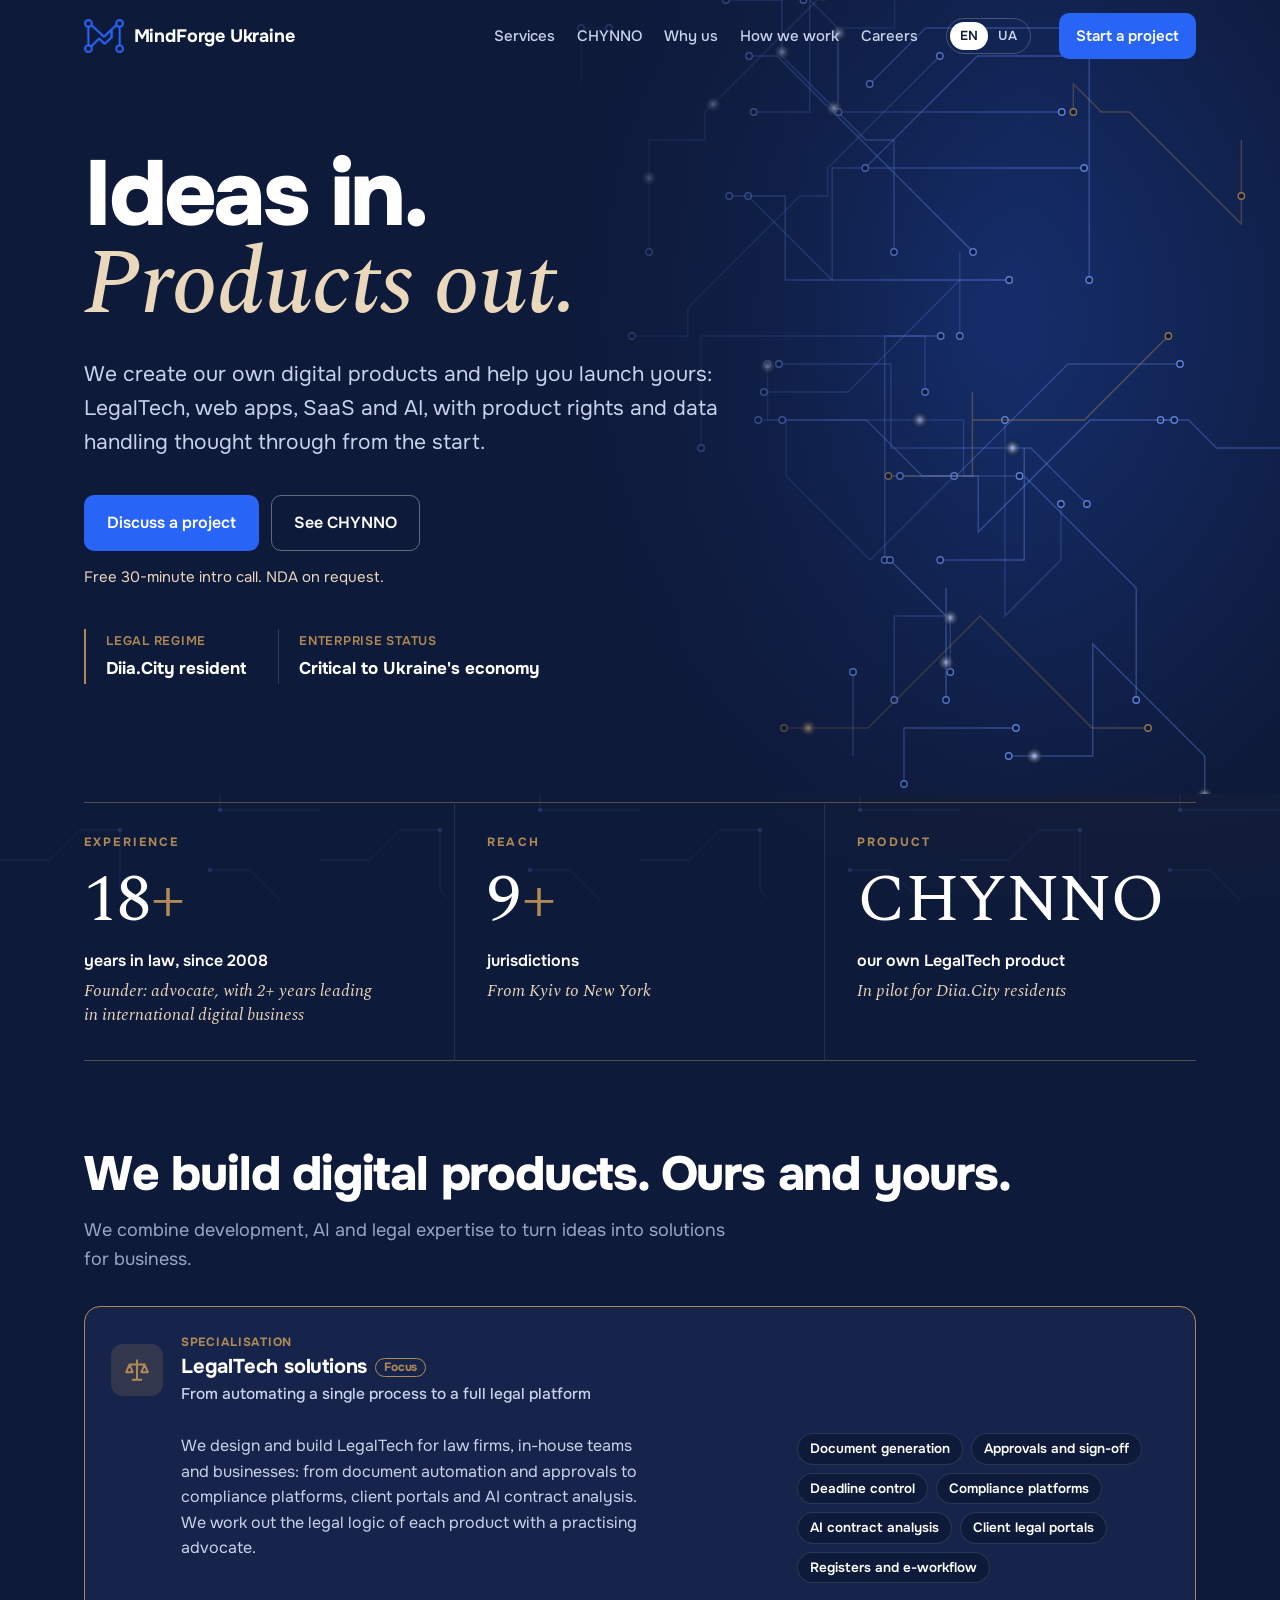
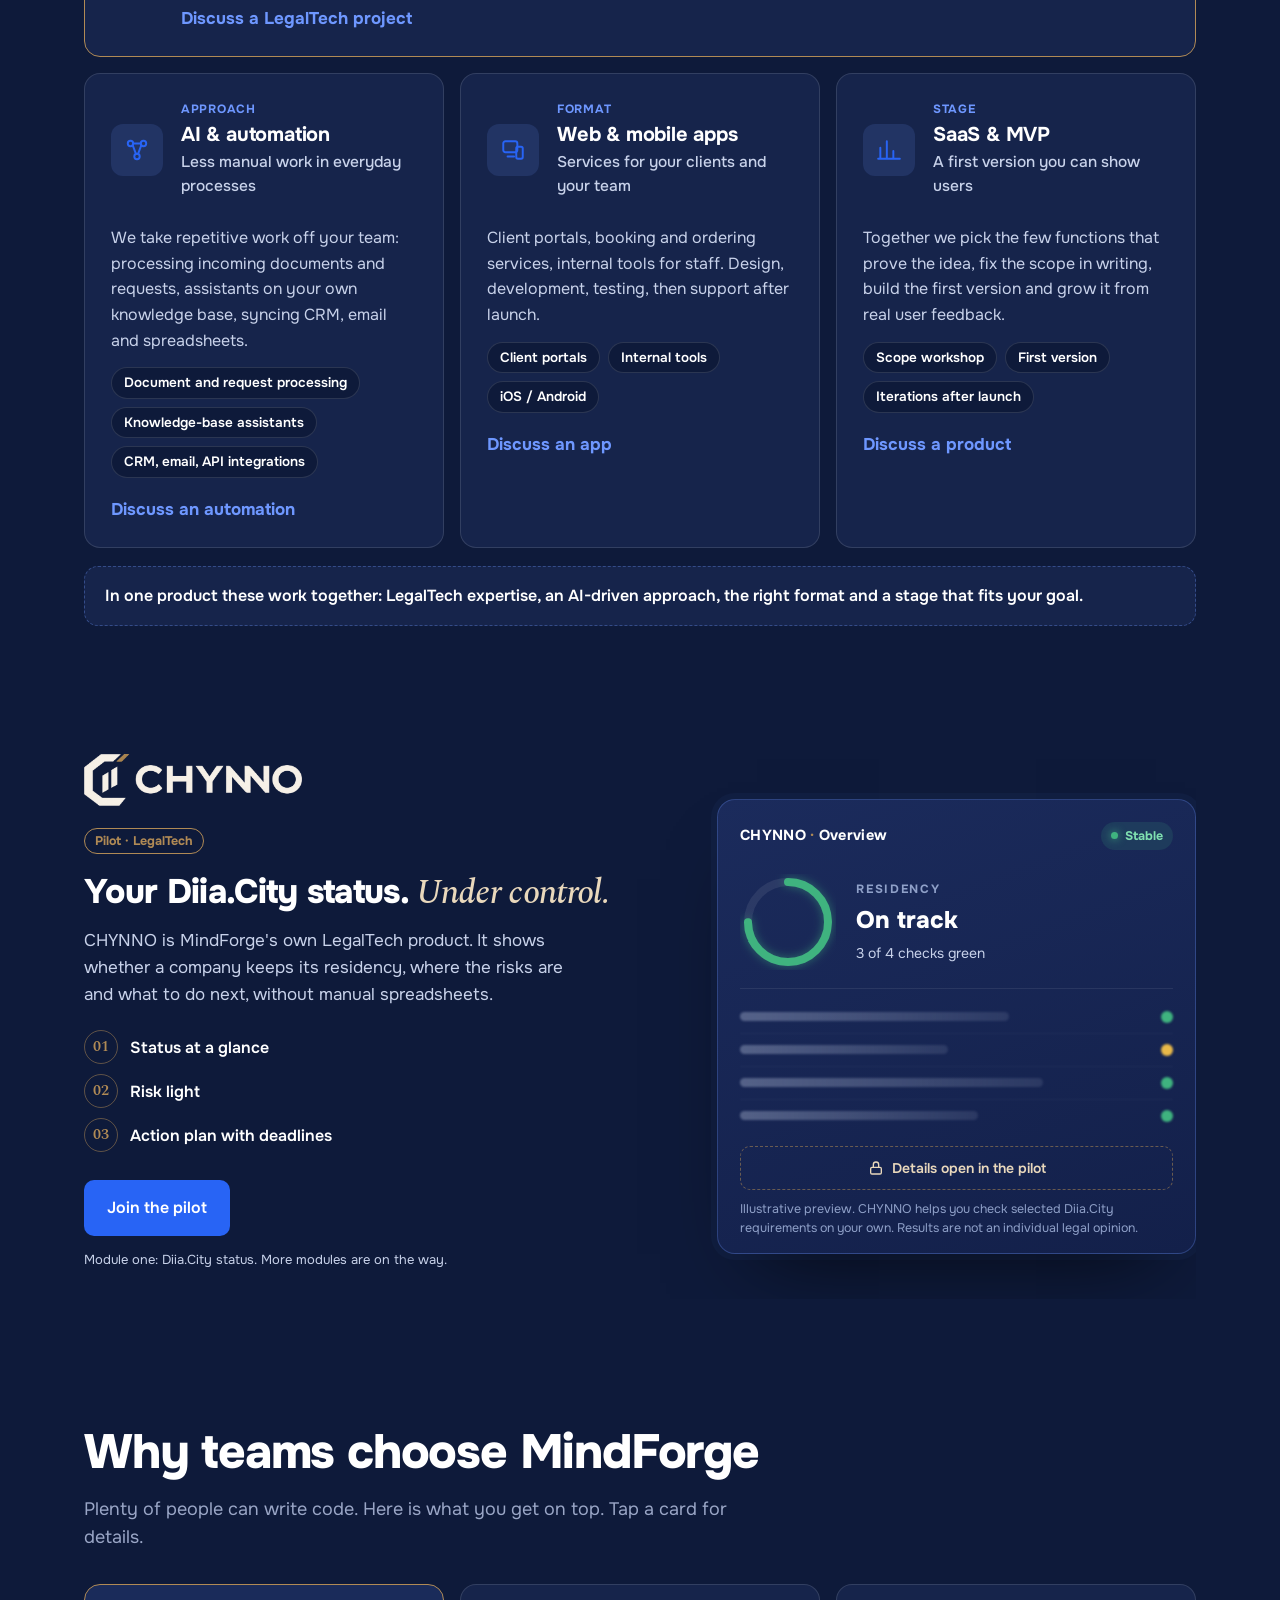
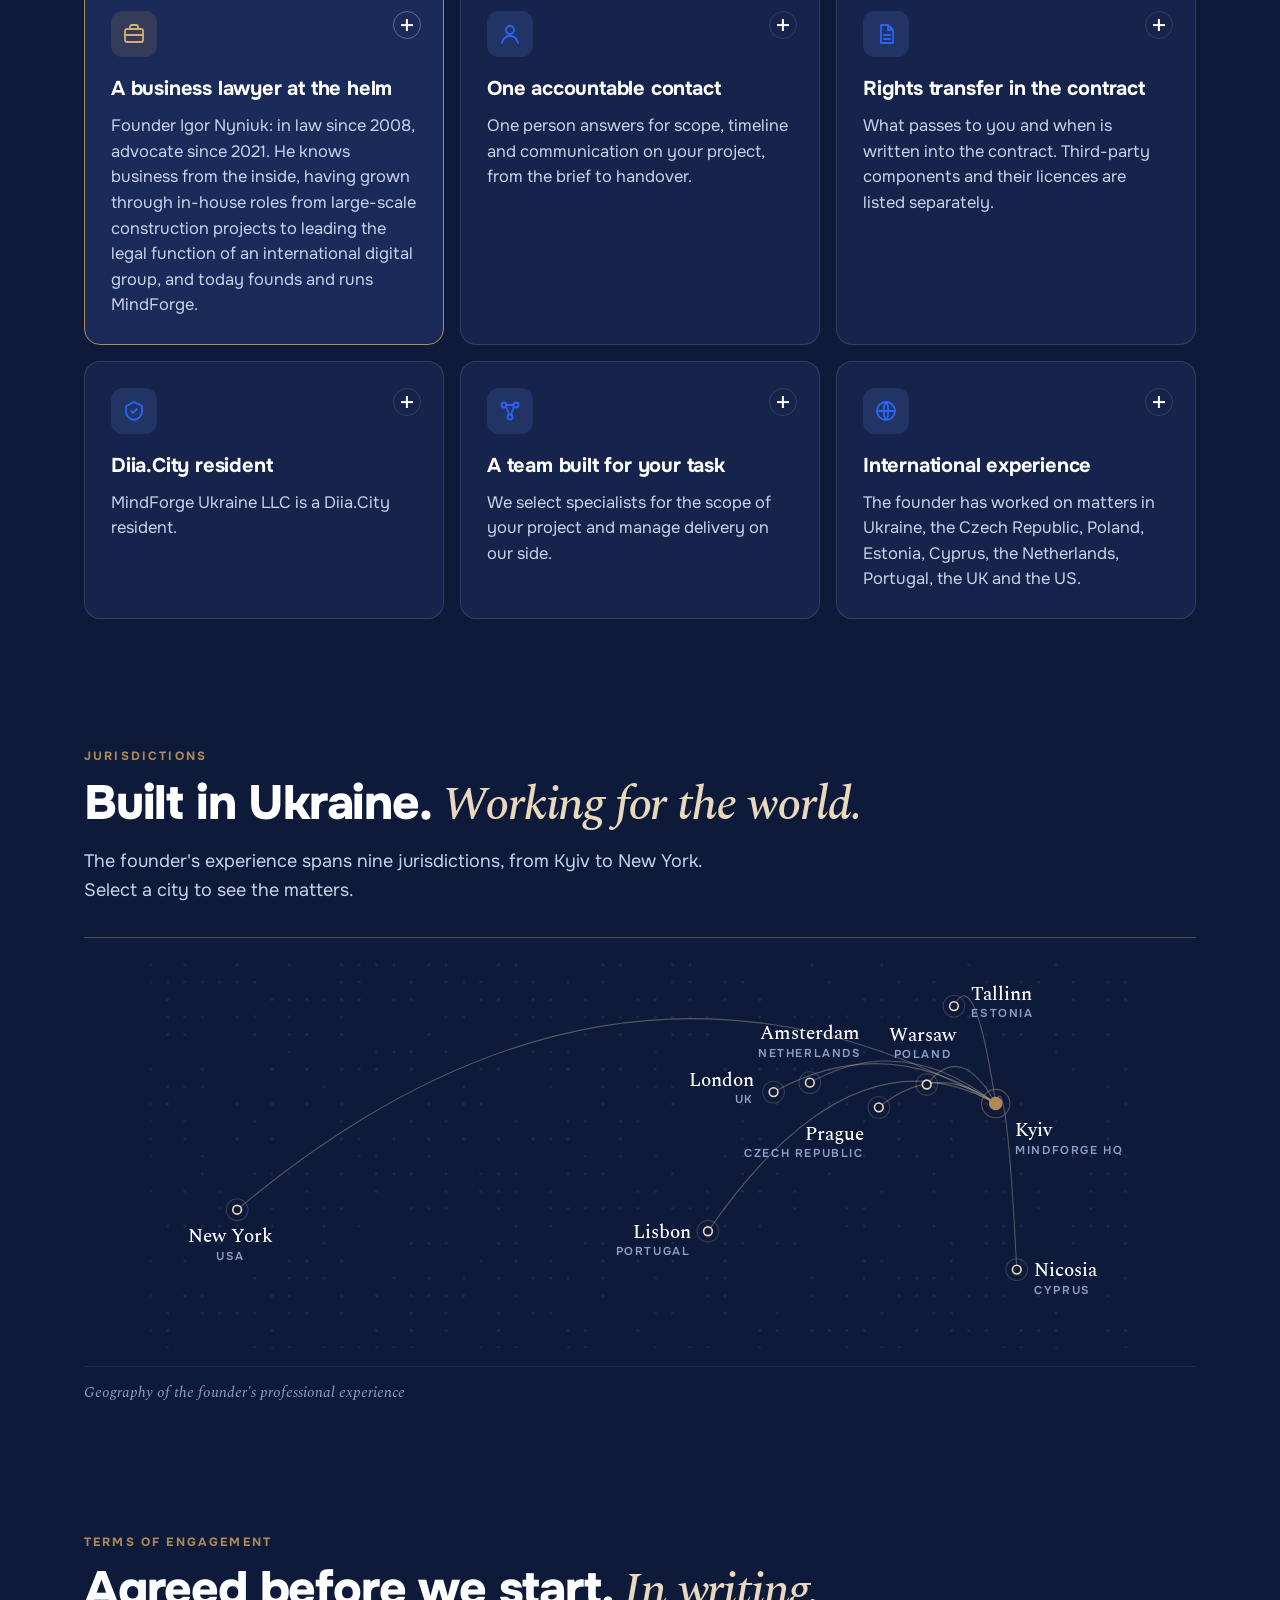
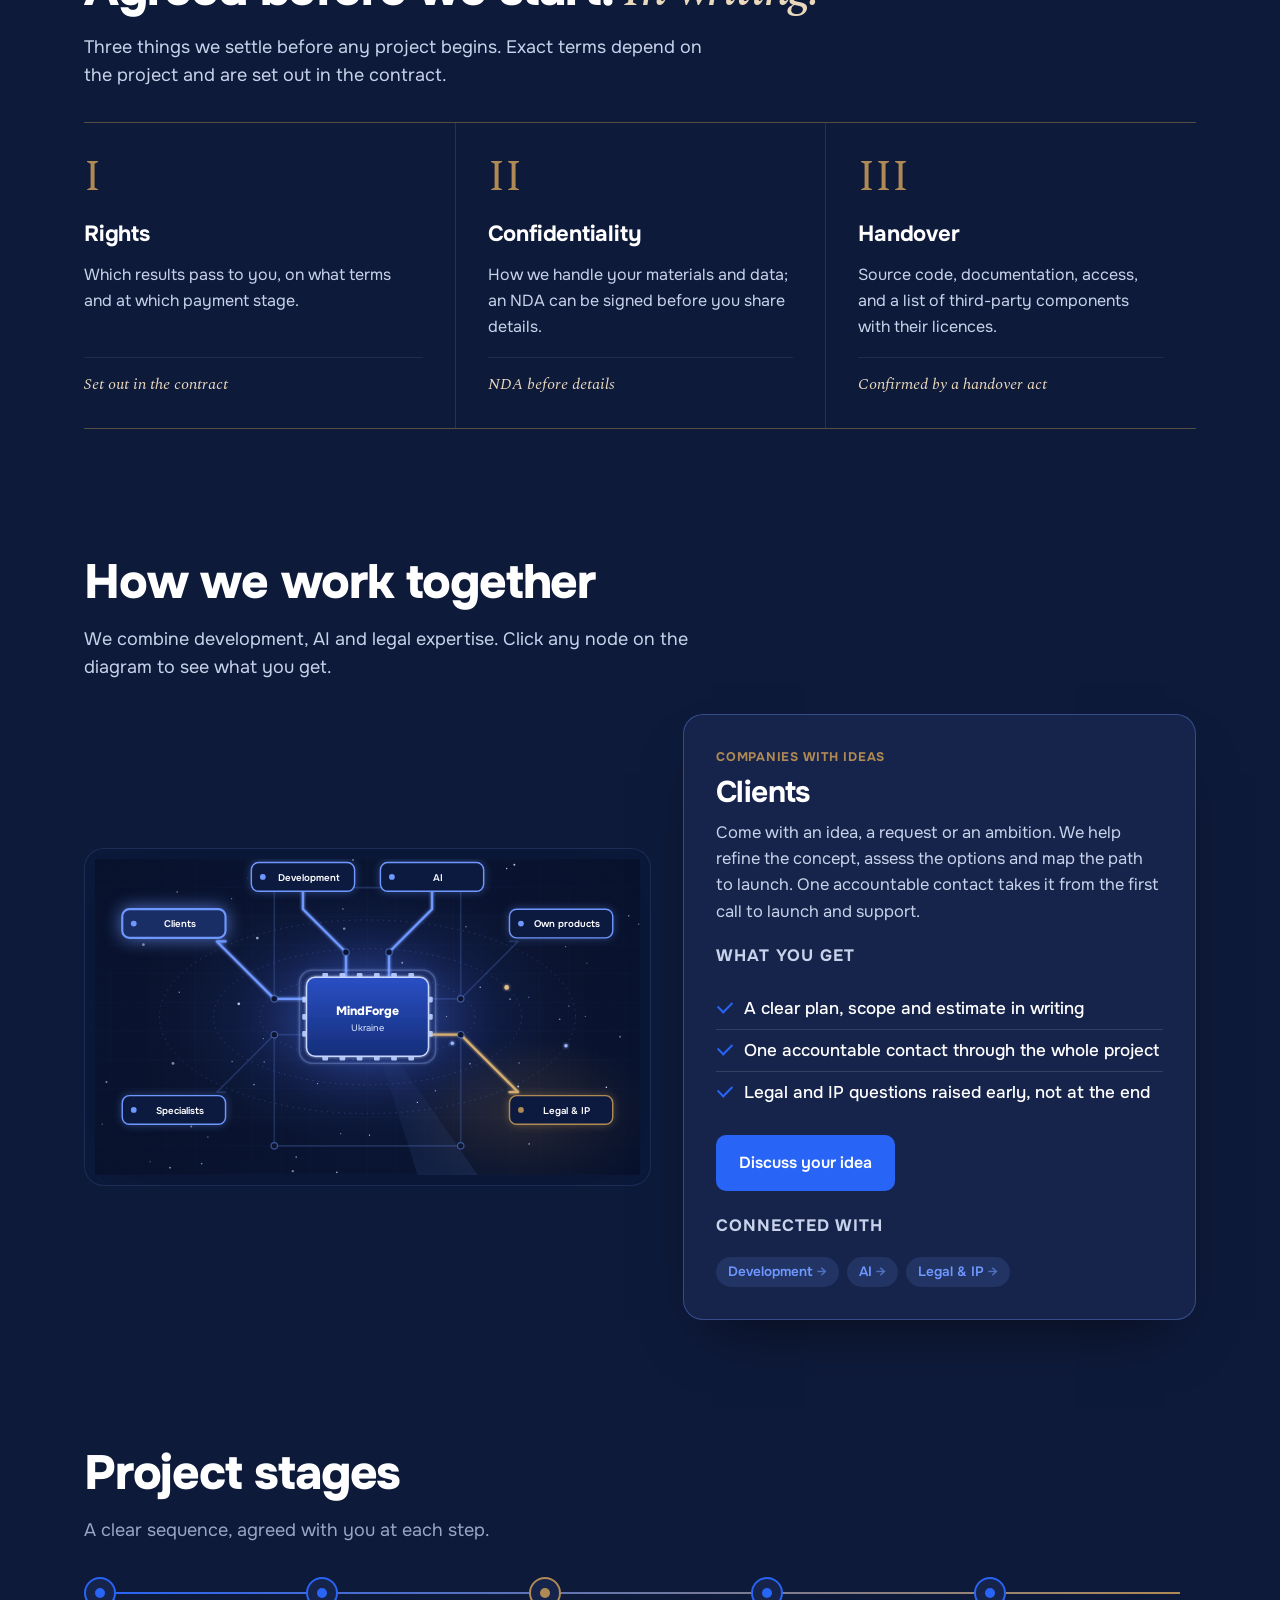
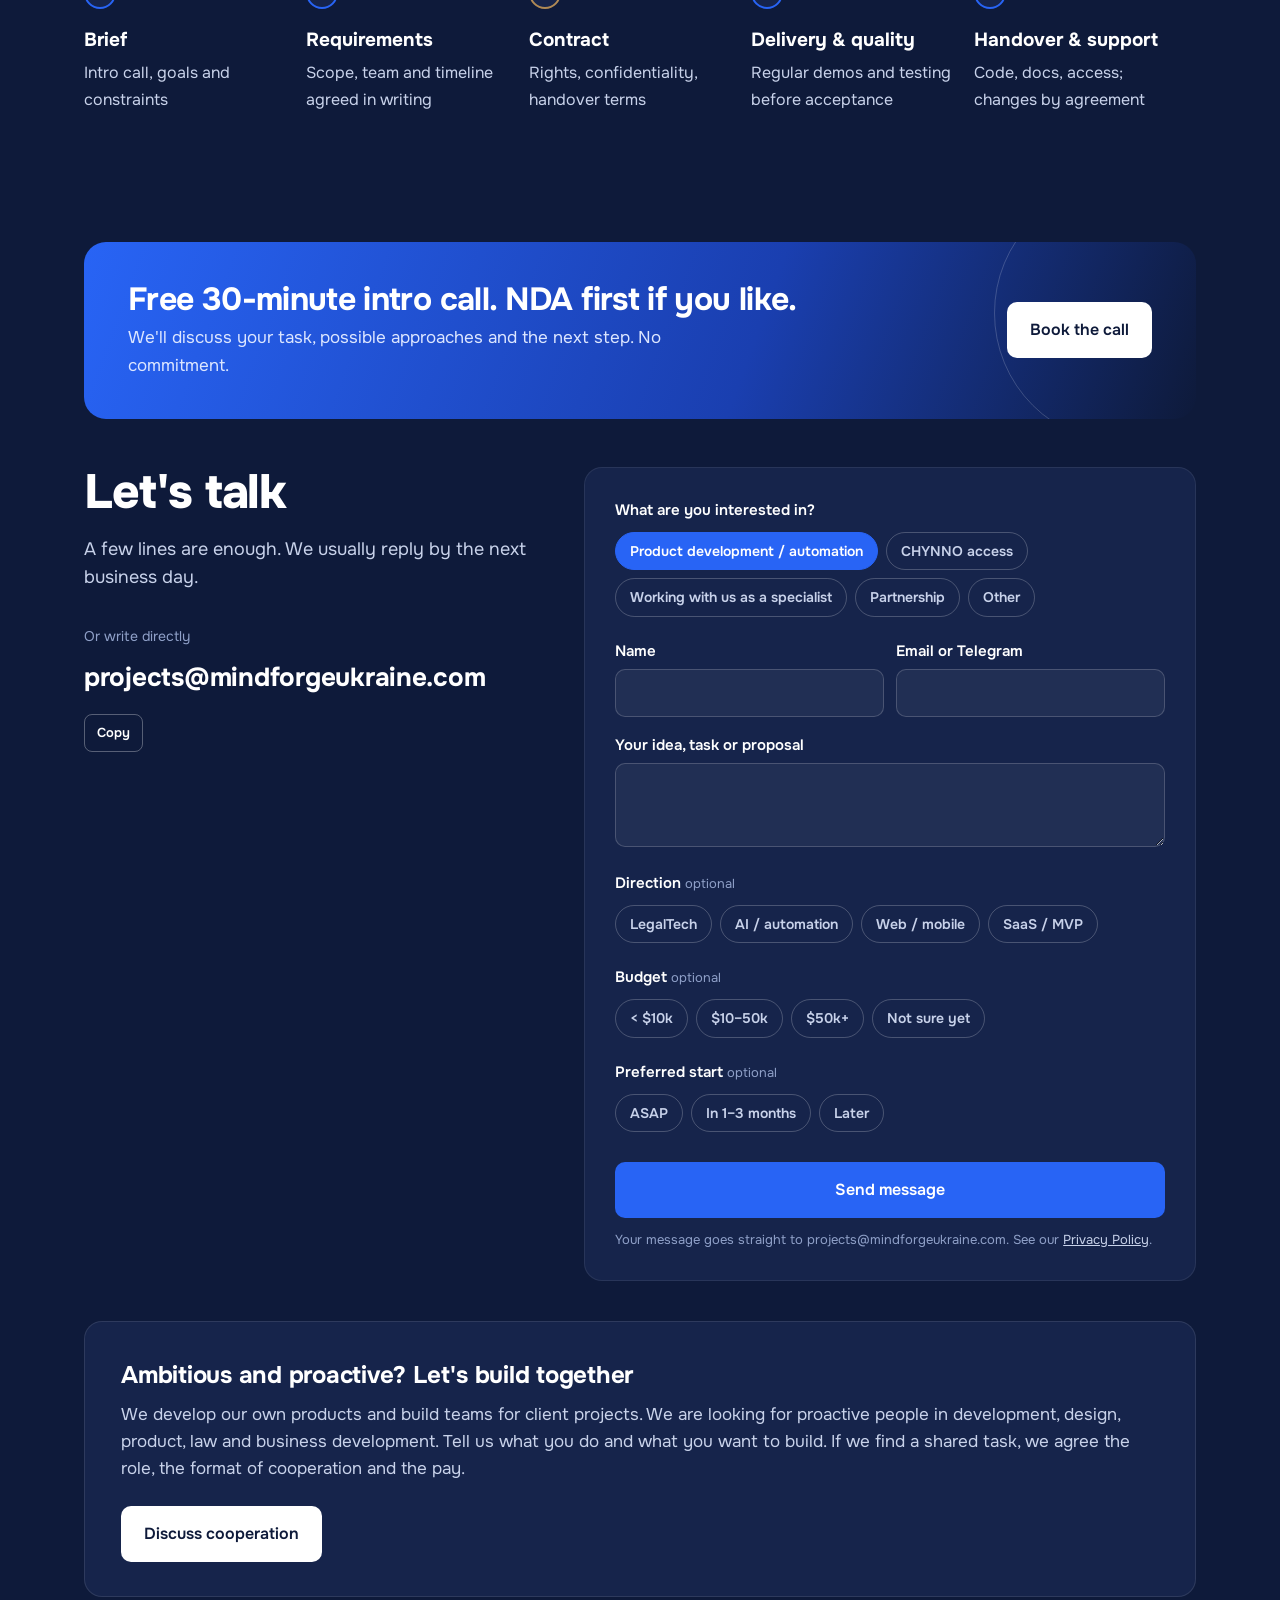
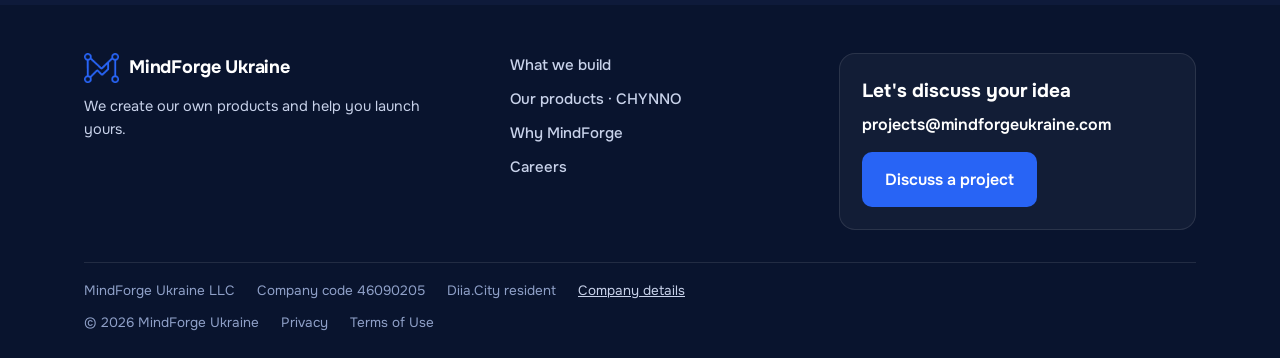
<file: index.html>
<!doctype html>
<html lang="en">
<head>
<meta charset="utf-8">
<meta name="viewport" content="width=device-width, initial-scale=1">
<title>MindForge Ukraine — Code. Contracts. Compliance.</title>
<meta name="description" content="MindForge Ukraine is a digital product studio with legal expertise: our own products and yours — LegalTech, web, SaaS and AI. Diia.City resident.">
<link rel="canonical" href="https://mindforgeukraine.com/">
<meta property="og:type" content="website">
<meta property="og:site_name" content="MindForge Ukraine">
<meta property="og:title" content="MindForge Ukraine — Code. Contracts. Compliance.">
<meta property="og:description" content="Software, AI automation and LegalTech, with legal matters considered from the start. Diia.City resident.">
<meta property="og:url" content="https://mindforgeukraine.com/">
<meta property="og:image" content="https://mindforgeukraine.com/og-image.png">
<meta name="twitter:card" content="summary_large_image">
<link rel="icon" type="image/png" href="logo.png">
<link rel="preconnect" href="https://fonts.googleapis.com">
<link rel="preconnect" href="https://fonts.gstatic.com" crossorigin>
<link href="https://fonts.googleapis.com/css2?family=Onest:wght@400;500;600;700;800&family=Spectral:ital,wght@0,400;0,600;1,400;1,500&display=swap" rel="stylesheet">
<script type="application/ld+json">
{"@context":"https://schema.org","@type":"Organization","name":"MindForge Ukraine LLC","alternateName":"ТОВ «МАЙНДФОРЖ УКРАЇНА»","url":"https://mindforgeukraine.com/","email":"projects@mindforgeukraine.com","taxID":"46090205","address":{"@type":"PostalAddress","streetAddress":"29 Yevhena Konovaltsia St.","addressLocality":"Kyiv","postalCode":"01133","addressCountry":"UA"},"sameAs":[]}
</script>
<style>
.ua{color:inherit;font-weight:inherit}
:root{
  --night:#0E1A3A;      /* brand navy, hero and dark bands */
  --night-2:#16244B;    /* raised surfaces on dark */
  --ink:#101C3D;        /* headings on light */
  --text:#2A3452;
  --muted:#4A5472;
  --paper:#F5F7FB;
  --white:#F5F7FB;
  --line:#DDE3EE;
  --blue:#2864F5;       /* logo blue */
  --blue-hi:#6E97FF;    /* blue on dark */
  --bronze:#B08A55;     /* legal accent */
  --on-dark:#C8D2EA;
  --serif:"Spectral",Georgia,serif;
}
*{box-sizing:border-box}
html{scroll-behavior:smooth}
body{margin:0;background:var(--paper);color:var(--text);font-family:"Onest",system-ui,sans-serif;font-size:17px;line-height:1.6;-webkit-font-smoothing:antialiased}
img{max-width:100%}
a{color:inherit}
:focus-visible{outline:3px solid var(--blue-hi);outline-offset:3px;border-radius:6px}
.wrap{max-width:1160px;margin:0 auto;padding:0 24px}
@media (max-width:600px){.wrap{padding:0 16px}}
body.uk .en, body:not(.uk) .uk{display:none!important}

/* buttons */
.btn{display:inline-flex;align-items:center;gap:10px;font:inherit;font-weight:600;font-size:16px;padding:14px 22px;border-radius:10px;text-decoration:none;cursor:pointer;border:1.5px solid transparent;transition:background .2s,color .2s,border-color .2s}
.btn-primary{background:var(--blue);color:#fff}
.btn-primary:hover{background:#1A4BC4}
.btn-ghost{border-color:rgba(255,255,255,.35);color:#fff;background:transparent}
.btn-ghost:hover{border-color:#fff;background:rgba(255,255,255,.08)}
.btn-dark{background:var(--night);color:#fff}
.btn-dark:hover{background:#1c2c5c}

/* header */
header{position:fixed;inset:0 0 auto 0;z-index:20;transition:background .25s,box-shadow .25s}
header.solid{background:rgba(14,26,58,.94);backdrop-filter:blur(10px);box-shadow:0 1px 0 rgba(255,255,255,.08)}
.bar{display:flex;align-items:center;gap:28px;height:72px}
.brand{display:flex;align-items:center;gap:10px;color:#fff;text-decoration:none;font-weight:700;font-size:18px;letter-spacing:-.01em;white-space:nowrap}
.brand img{height:34px;width:auto;display:block}
nav{margin-left:auto;display:flex;gap:26px}
nav a{color:var(--on-dark);text-decoration:none;font-size:15px;font-weight:500;white-space:nowrap}
nav a:hover{color:#fff}
.lang{display:flex;border:1px solid rgba(255,255,255,.22);border-radius:999px;padding:3px}
.lang button{border:0;background:none;font:inherit;font-size:13px;font-weight:600;color:var(--on-dark);padding:4px 10px;border-radius:999px;cursor:pointer}
.lang button[aria-pressed="true"]{background:#fff;color:var(--night)}
.bar .btn{padding:10px 16px;font-size:15px}
.brand{flex-shrink:0}
nav{gap:22px}
@media (max-width:1180px){.bar{gap:18px}nav{gap:16px}nav a{font-size:14px}}
@media (max-width:1040px){.bar .btn{display:none}}
@media (max-width:900px){.bar{flex-wrap:wrap;height:auto;padding-block:10px;row-gap:4px}.lang{margin-left:auto}nav{display:flex;order:3;width:100%;margin-left:0;gap:20px;overflow-x:auto;padding:4px 0 6px;scrollbar-width:none;-webkit-overflow-scrolling:touch}nav::-webkit-scrollbar{display:none}header{background:rgba(14,26,58,.94)}}

/* hero */
.hero{position:relative;background:var(--night);color:#fff;overflow:hidden;padding:150px 0 110px}
.net{position:absolute;inset:0;width:100%;height:100%;pointer-events:none;display:block}
@media (max-width:900px){.net{opacity:.35}}
@media (prefers-reduced-motion:reduce){html{scroll-behavior:auto}}
.hero-inner{position:relative;max-width:760px}
.hero h1{font-size:clamp(44px,7.4vw,92px);line-height:.98;letter-spacing:-.035em;margin:0 0 28px;font-weight:800}
.hero h1 span.line{display:block}
.hero h1 .legal{font-family:var(--serif);font-style:italic;font-weight:500;letter-spacing:-.01em;color:#E9D8BC}
.hero::before{content:"";position:absolute;right:-12%;top:-30%;width:70%;height:140%;background:radial-gradient(closest-side,rgba(40,100,245,.28),rgba(40,100,245,0));pointer-events:none}
.hero::after{content:"";position:absolute;inset:0;background:linear-gradient(90deg,var(--night) 30%,rgba(14,26,58,.6) 55%,rgba(14,26,58,0) 80%);pointer-events:none}
.hero .wrap{position:relative;z-index:1}
.hero .lead{font-size:clamp(18px,2vw,21px);color:var(--on-dark);max-width:33em;margin:0 0 36px}
.ctas{display:flex;flex-wrap:wrap;gap:12px}
.hook{margin:14px 0 0;font-size:15px;color:#E9D8BC}
.spec-link{display:inline-block;margin-top:16px;color:var(--on-dark);font-size:15px;font-weight:500;text-decoration:underline;text-underline-offset:4px;text-decoration-color:rgba(200,210,234,.4)}
.spec-link:hover{color:#fff;text-decoration-color:#fff}
.creds{display:flex;flex-wrap:wrap;margin:40px 0 0;border-left:2px solid var(--bronze)}
.cred{padding:2px 32px 2px 20px}
.cred+.cred{border-left:1px solid rgba(255,255,255,.14)}
.cred-k{display:block;font-size:12.5px;font-weight:600;letter-spacing:.06em;text-transform:uppercase;color:var(--bronze)}
.cred-v{display:block;font-size:17px;font-weight:700;color:#fff;margin-top:4px}
@media (max-width:600px){.creds{flex-direction:column;gap:16px}.cred+.cred{border-left:0}}
@media (max-width:900px){.hero{padding-top:150px}}
@media (max-width:600px){.hero{padding:150px 0 80px}}

/* section scaffolding */
section{padding:64px 0}
@media (max-width:600px){section{padding:44px 0}}
h2{font-size:clamp(30px,4vw,48px);line-height:1.08;letter-spacing:-.025em;margin:0 0 16px;color:var(--ink);font-weight:800}
.sub{font-size:18px;color:var(--muted);max-width:36em;margin:0 0 32px}
.dark{background:var(--night);color:#fff}
.dark h2{color:#fff}
.dark .sub{color:var(--on-dark)}

/* facts strip */

.facts{background:var(--paper);padding:8px 0 24px}
.facts .wrap{display:grid;grid-template-columns:repeat(3,1fr)}
.facts .wrap > div{padding:30px 32px 32px;border-left:1px solid rgba(255,255,255,.1);border-top:1px solid rgba(176,138,85,.45);border-bottom:1px solid rgba(176,138,85,.45)}
.facts .wrap > div:first-child{border-left:0;padding-left:0}
.facts .wrap > div > span{display:block}
.facts .fk{font-size:12px!important;font-weight:700;letter-spacing:.18em;text-transform:uppercase;color:var(--bronze)!important;margin-bottom:14px}
.facts b{display:block;font-family:var(--serif);font-weight:400;font-size:68px;line-height:1;letter-spacing:-.02em;color:#fff}
.facts b i{font-style:normal;color:var(--bronze);margin-left:2px}
.facts b span{font:inherit!important;color:inherit!important}
.facts .fl{margin-top:14px;font-size:16px!important;font-weight:600;color:#fff!important}
.facts .fs{margin-top:6px;font-family:var(--serif);font-style:italic;font-size:16.5px!important;line-height:1.45;color:#E9D8BC!important;max-width:32ch}
.facts .fk span,.facts .fs span,.facts .fl span{font:inherit!important;color:inherit!important;letter-spacing:inherit}
@media (max-width:760px){.facts .wrap{grid-template-columns:1fr}.facts .wrap > div{border-left:0;padding:24px 0;border-top:1px solid rgba(255,255,255,.1);border-bottom:0}.facts .wrap > div:first-child{border-top:1px solid rgba(176,138,85,.45)}.facts .wrap > div:last-child{border-bottom:1px solid rgba(176,138,85,.45)}.facts b{font-size:56px}}

/* services: expandable tiles */
.tiles{display:grid;grid-template-columns:repeat(2,1fr);gap:16px;align-items:stretch}
.tile{background:var(--white);border:1px solid var(--line);border-radius:16px;overflow:hidden;transition:border-color .2s,box-shadow .2s}
.tile:hover{border-color:#b9c7e6}
.tile.focus{border:1.5px solid var(--bronze);grid-column:1/-1}
.tiles{grid-template-columns:repeat(3,1fr)!important}
.tile.focus .body > div{display:grid;grid-template-columns:1.2fr 1fr;gap:4px 24px;align-items:start}
.tile.focus .body > div a{grid-column:1}
.tile:not(.focus) .body p,.tile:not(.focus) .body ul,.tile:not(.focus) .body a{margin-left:26px}
.role{display:block;font-size:12px;font-weight:700;letter-spacing:.06em;text-transform:uppercase;color:var(--blue);margin-bottom:2px}
.tile.focus .role{color:var(--bronze)}
.together{margin:18px 0 0;padding:16px 20px;border-radius:14px;background:var(--white);border:1px dashed #b9c7e6;color:var(--ink);font-weight:600;font-size:16px}
@media (max-width:980px){.tiles{grid-template-columns:1fr 1fr!important}.tile.focus .body > div{display:block}}
@media (max-width:640px){.tiles{grid-template-columns:1fr!important}}
.tile .head{box-sizing:border-box;width:100%;display:grid;grid-template-columns:52px 1fr;gap:18px;align-items:center;padding:26px 26px}
.tile button.head:focus-visible{outline:3px solid var(--blue);outline-offset:-3px;border-radius:16px}
.ico{width:52px;height:52px;border-radius:12px;background:#EEF3FF;display:grid;place-items:center}
.tile.focus .ico{background:#F6EEE2}
.tile h3{margin:0;font-size:20px;color:var(--ink);letter-spacing:-.01em;line-height:1.25}
.tile .hint{display:block;font-size:15.5px;color:var(--text);font-weight:500;margin-top:3px}
.tile .flag{display:inline-block;font-size:12px;font-weight:700;color:var(--bronze);border:1px solid var(--bronze);border-radius:999px;padding:1px 8px;margin-left:8px;vertical-align:middle}
.plus{width:28px;height:28px;border-radius:50%;border:1.5px solid var(--line);position:relative;transition:transform .25s,border-color .2s}
.plus::before,.plus::after{content:"";position:absolute;left:50%;top:50%;width:12px;height:1.8px;background:var(--ink);transform:translate(-50%,-50%)}
.plus::after{transform:translate(-50%,-50%) rotate(90deg)}
.tile.open .plus{transform:rotate(45deg);border-color:var(--blue)}
.body{display:block}
.tile.open .body{grid-template-rows:1fr}
.body > div{overflow:hidden}
.body p{margin:0 26px 14px 96px;color:var(--text);font-size:16px}
.body ul{margin:0 26px 18px 96px;padding:0;list-style:none;display:flex;flex-wrap:wrap;gap:8px}
.body li{font-size:13.5px;font-weight:600;color:var(--ink);background:var(--paper);border:1px solid var(--line);border-radius:999px;padding:4px 12px}
.body a{display:inline-block;margin:0 26px 24px 96px;font-weight:700;color:var(--blue);text-decoration:none}
.body a:hover{text-decoration:underline}
@media (max-width:820px){.tiles{grid-template-columns:1fr}.body p,.body ul,.body a{margin-left:26px}}

/* global */
/* legal built in */
.eyebrow-b{display:block;font-size:12px;font-weight:700;letter-spacing:.18em;text-transform:uppercase;color:var(--bronze);margin-bottom:12px}
#legal h2 em{font-family:var(--serif);font-style:italic;font-weight:500;color:#E9D8BC}
.agree{display:grid;grid-template-columns:repeat(3,1fr);border-top:1px solid rgba(176,138,85,.45);border-bottom:1px solid rgba(176,138,85,.45)}
.agree article{padding:32px 32px 30px;border-left:1px solid rgba(255,255,255,.1);display:flex;flex-direction:column}
.agree article:first-child{border-left:0;padding-left:0}
.agree .an{display:block;font-family:var(--serif);font-size:44px;line-height:1;color:var(--bronze);margin-bottom:18px}
.agree h3{margin:0 0 10px;font-size:22px;color:#fff;letter-spacing:-.01em}
.agree p{margin:0 0 18px;color:var(--on-dark);font-size:16px;flex:1}
.agree .af{font-family:var(--serif);font-style:italic;font-size:16px;color:#E9D8BC;padding-top:14px;border-top:1px solid rgba(255,255,255,.08)}
@media (max-width:820px){.agree{grid-template-columns:1fr}.agree article{border-left:0;padding:26px 0;border-top:1px solid rgba(255,255,255,.1)}.agree article:first-child{border-top:0}}
@media (max-width:820px){.agree{grid-template-columns:1fr}}
.legal-grid{display:grid;grid-template-columns:.9fr 1.1fr;gap:56px;align-items:center}
.sheet{background:var(--white);color:var(--text);border-radius:10px;padding:34px;box-shadow:0 40px 80px -40px rgba(0,0,0,.6);position:relative}
.sheet-top{display:flex;justify-content:space-between;align-items:baseline;border-bottom:1px solid var(--line);padding-bottom:14px;margin-bottom:8px}
.sheet-top b{font-family:var(--serif);font-weight:600;font-size:19px;color:var(--ink)}
.sheet-top > span{font-size:13px;color:var(--muted)}
.clause{all:unset;box-sizing:border-box;display:grid;grid-template-columns:40px 1fr;gap:4px 8px;width:100%;padding:16px 0;border-bottom:1px dashed var(--line);cursor:pointer}
.clause:last-of-type{border-bottom:0}
.clause .n{font-family:var(--serif);font-weight:600;font-size:20px;color:var(--bronze)}
.clause strong{font-size:17px;color:var(--ink)}
.clause em{grid-column:2;font-style:normal;color:var(--muted);font-size:15px;display:none}
.clause[aria-expanded="true"] em{display:block}
.clause:focus-visible{outline:3px solid var(--blue);outline-offset:4px;border-radius:6px}
.seal{position:absolute;right:-18px;bottom:-22px;width:96px;height:96px;border-radius:50%;border:2px solid var(--bronze);color:var(--bronze);display:grid;place-items:center;text-align:center;font-size:11px;font-weight:800;line-height:1.25;background:var(--night);transform:rotate(-12deg)}
.legal-copy .points{list-style:none;padding:0;margin:0 0 32px}
.legal-copy .points li{padding:12px 0 12px 30px;position:relative;color:var(--on-dark);border-bottom:1px solid rgba(255,255,255,.1)}
.legal-copy .points li::before{content:"";position:absolute;left:2px;top:22px;width:14px;height:2px;background:var(--bronze)}
@media (max-width:900px){.legal-grid{grid-template-columns:1fr}.seal{right:8px}}

/* product */
.product{display:grid;grid-template-columns:1.1fr .9fr;gap:48px;align-items:center;background:var(--night);border-radius:22px;padding:56px;color:#fff;position:relative;overflow:hidden}
.product::after{content:"";position:absolute;right:-120px;top:-120px;width:380px;height:380px;border-radius:50%;border:1px solid rgba(176,138,85,.35)}
.product .chy{height:52px;width:auto;display:block;margin:0 0 20px}
.pill{display:inline-block;font-size:12.5px;font-weight:700;color:var(--bronze);border:1px solid var(--bronze);border-radius:999px;padding:2px 10px;margin-bottom:18px}
.product p{color:var(--on-dark);margin:0 0 28px;max-width:30em}
.light{background:var(--night-2);border:1px solid rgba(255,255,255,.08);border-radius:14px;padding:22px;position:relative;z-index:1}
.light-row{display:flex;align-items:center;justify-content:space-between;padding:12px 0;border-bottom:1px solid rgba(255,255,255,.07);font-size:15px;color:var(--on-dark)}
.light-row:last-child{border-bottom:0}
.dot{width:12px;height:12px;border-radius:50%}
.g{background:#3FB37F}.y{background:#E9B949}.r{background:#E5604D}
.light-cap{font-size:13px;color:#8fa0c8;margin:0 0 6px}
.chy-h{font-size:clamp(26px,3vw,34px);line-height:1.15;letter-spacing:-.02em;margin:0 0 14px;color:#fff;font-weight:800}
.chy-h em{font-family:var(--serif);font-style:italic;font-weight:500;color:#E9D8BC}
.chy-v{list-style:none;padding:0;margin:-6px 0 28px;display:grid;gap:10px}
.chy-v li{display:flex;align-items:center;gap:12px;color:#fff;font-weight:600;font-size:16px}
.chy-v i{font-style:normal;font-family:var(--serif);font-size:15px;color:var(--bronze);border:1px solid rgba(176,138,85,.5);border-radius:999px;width:34px;height:34px;display:grid;place-items:center;flex:none}
.dash{position:relative;z-index:1;background:linear-gradient(160deg,#1B2B5C 0%,#13204A 100%);border:1px solid rgba(110,151,255,.28);border-radius:18px;padding:22px 22px 16px;box-shadow:0 40px 80px -40px rgba(0,0,0,.7),0 0 0 6px rgba(110,151,255,.04)}
.dash-top{display:flex;justify-content:space-between;align-items:center;margin-bottom:18px}
.dash-t{font-weight:700;color:#fff;font-size:14.5px;letter-spacing:.02em}.dash-t b{color:var(--bronze)}
.dash-ok{display:inline-flex;align-items:center;gap:7px;font-size:12.5px;font-weight:700;color:#7FE0B0;background:rgba(63,179,127,.14);border-radius:999px;padding:4px 10px}
.dash-ok i{width:7px;height:7px;border-radius:50%;background:#3FB37F;box-shadow:0 0 8px #3FB37F}
.dash-mid{display:flex;align-items:center;gap:20px;padding:6px 0 18px;border-bottom:1px solid rgba(255,255,255,.08)}
.ring{width:96px;height:96px;flex:none;transform:rotate(-90deg)}
.ring circle{fill:none;stroke-width:10}
.ring .rb{stroke:rgba(255,255,255,.08)}
.ring .rf{stroke:url(#none);stroke:#3FB37F;stroke-linecap:round;stroke-dasharray:314;stroke-dashoffset:79;filter:drop-shadow(0 0 6px rgba(63,179,127,.5))}
.dash-kpi span{display:block}
.dash-kpi .k{font-size:12px;font-weight:700;letter-spacing:.14em;text-transform:uppercase;color:#8fa0c8}
.dash-kpi .v{font-size:24px;font-weight:800;color:#fff;margin:2px 0}
.dash-kpi .s{font-size:14px;color:var(--on-dark)}
.dash-kpi .k span,.dash-kpi .v span,.dash-kpi .s span{display:inline}
.dash-rows{padding:12px 0 6px;filter:blur(1.2px)}
.dr{display:flex;align-items:center;justify-content:space-between;padding:10px 0;border-bottom:1px solid rgba(255,255,255,.05)}
.dr:last-child{border-bottom:0}
.dr .bar{height:9px;border-radius:6px;background:linear-gradient(90deg,rgba(200,210,234,.35),rgba(200,210,234,.12))}
.dash-lock{display:flex;align-items:center;justify-content:center;gap:8px;margin:8px 0 6px;padding:10px;border-radius:10px;border:1px dashed rgba(176,138,85,.55);color:#E9D8BC;font-size:14px;font-weight:600}
.dash-cap{margin:10px 0 0!important;font-size:12.5px!important;line-height:1.45;color:#8fa0c8!important;text-align:left;max-width:none!important}
#product .road-cap{margin-top:14px}
@media (max-width:900px){.product{grid-template-columns:1fr;padding:32px 22px}}

/* process */
.steps{list-style:none;padding:0;margin:0;display:grid;grid-template-columns:repeat(4,1fr);gap:16px;counter-reset:s}
.steps li{counter-increment:s;background:var(--white);border:1px solid var(--line);border-radius:14px;padding:24px}
.steps li::before{content:counter(s,decimal-leading-zero);display:block;font-weight:800;color:var(--blue);font-size:14px;margin-bottom:10px;letter-spacing:.04em}
.steps b{display:block;color:var(--ink);font-size:18px;margin-bottom:4px}
.steps li > span{color:var(--text);font-size:16px}
@media (max-width:900px){.steps{grid-template-columns:1fr 1fr}}
@media (max-width:520px){.steps{grid-template-columns:1fr}}

/* brief builder */
.brief{display:grid;grid-template-columns:.85fr 1.15fr;gap:48px;align-items:start}
.builder{background:var(--night-2);border:1px solid rgba(255,255,255,.08);border-radius:18px;padding:30px}
.q{margin:0 0 22px}
.q p{margin:0 0 10px;font-weight:600;color:#fff;font-size:15px}
.chips{display:flex;flex-wrap:wrap;gap:8px}
.chip{font:inherit;font-size:14px;font-weight:600;color:var(--on-dark);background:transparent;border:1px solid rgba(255,255,255,.22);border-radius:999px;padding:7px 14px;cursor:pointer;transition:all .15s}
.chip:hover{border-color:#fff;color:#fff}
.chip[aria-pressed="true"]{background:var(--blue);border-color:var(--blue);color:#fff}
.row2{display:grid;grid-template-columns:1fr 1fr;gap:12px}
.fld{display:block;margin:0 0 16px}
.fld > span{display:block;font-weight:600;color:#fff;font-size:15px;margin-bottom:6px}
.builder input{width:100%;font:inherit;font-size:15px;color:#fff;background:rgba(255,255,255,.05);border:1px solid rgba(255,255,255,.18);border-radius:10px;padding:11px 12px}
.q p em{font-style:normal;font-weight:400;color:#8fa0c8;font-size:13px}
@media (max-width:560px){.row2{grid-template-columns:1fr}}
.builder textarea{width:100%;min-height:84px;resize:vertical;font:inherit;font-size:15px;color:#fff;background:rgba(255,255,255,.05);border:1px solid rgba(255,255,255,.18);border-radius:10px;padding:12px}
.builder textarea::placeholder{color:#8fa0c8}
.builder .btn{width:100%;justify-content:center;margin-top:8px}
.note{font-size:13px;color:#8fa0c8;margin:12px 0 0}
.note a{color:#C8D2EA}
.fstatus{margin:14px 0 0;padding:12px 14px;border-radius:10px;font-size:15px;font-weight:500}
.fstatus.ok{background:rgba(63,179,127,.14);border:1px solid rgba(63,179,127,.5);color:#B9F0D5}
.fstatus.err{background:rgba(229,96,77,.12);border:1px solid rgba(229,96,77,.5);color:#FFD2CB}
.fstatus .diag{display:block;margin-top:6px;font-size:12px;opacity:.75;font-weight:400}
.fstatus.wait{background:rgba(110,151,255,.12);border:1px solid rgba(110,151,255,.4);color:#DCE6FF}
#send.busy{opacity:.7;cursor:progress}
.out{margin-top:20px;padding-top:20px;border-top:1px solid rgba(255,255,255,.12)}
.out-k{margin:0 0 10px;color:var(--on-dark);font-size:14.5px}
.out-k b{color:#fff;user-select:all}
.out textarea{min-height:170px;font-size:14px}
.out-actions{display:flex;flex-wrap:wrap;gap:10px;margin-top:10px}
.out-actions .btn{width:auto;margin-top:0}
.contact-lines{margin-top:28px;font-size:15px;color:var(--on-dark);line-height:1.8}
.contact-lines a{color:#fff;font-weight:600}
.mail-k{margin:0 0 6px;font-size:14px;color:#8fa0c8}
.mail-row{display:flex;flex-wrap:wrap;align-items:center;gap:12px}
.mail-big{font-size:clamp(15px,4.6vw,26px);font-weight:700;color:#fff;user-select:all;white-space:nowrap;letter-spacing:-.01em}
.copy{font:inherit;font-size:13px;font-weight:600;color:#fff;background:transparent;border:1px solid rgba(255,255,255,.3);border-radius:8px;padding:6px 12px;cursor:pointer}
.copy:hover{border-color:#fff}
.reqs{margin-top:24px;padding-left:16px;border-left:2px solid var(--bronze);font-size:14px;line-height:1.7}
.reqs b{display:block;color:#fff}
@media (max-width:900px){.brief{grid-template-columns:1fr}}

/* careers */
.careers{display:flex;flex-wrap:wrap;gap:24px;align-items:center;justify-content:space-between;background:var(--white);border:1px solid var(--line);border-radius:18px;padding:34px 36px}
.careers h3{margin:0 0 6px;font-size:24px;color:var(--ink);letter-spacing:-.01em}
.careers p{margin:0;color:var(--muted)}

.sticky-cta{display:none}
@media (max-width:900px){.sticky-cta{display:flex;justify-content:center;position:fixed;left:16px;right:16px;bottom:16px;z-index:30;box-shadow:0 10px 30px rgba(14,26,58,.35);opacity:0;transform:translateY(20px);transition:opacity .25s,transform .25s;pointer-events:none}.sticky-cta.show{opacity:1;transform:none;pointer-events:auto}}

/* platform board (PCB) */
.board-sec{background:radial-gradient(1200px 500px at 30% 40%,#16285a 0%,var(--night) 60%)}
.eco{display:grid;grid-template-columns:1.05fr .95fr;gap:32px;align-items:stretch}
.board{background:#0B1531;border:1px solid rgba(110,151,255,.18);border-radius:20px;padding:10px;box-shadow:inset 0 0 80px rgba(40,100,245,.08)}
#board{width:100%;height:auto;display:block}
#board .grid{stroke:rgba(110,151,255,.07);stroke-width:1;fill:none}
#board .trace{fill:none;stroke:rgba(110,151,255,.28);stroke-width:2.4;stroke-linejoin:round;stroke-linecap:round;transition:stroke .25s,stroke-width .25s,opacity .25s}
#board .trace.l{stroke:rgba(176,138,85,.35)}
#board .trace.on{stroke:#6E97FF;stroke-width:3.2;filter:url(#glow)}
#board .trace.l.on{stroke:#D4AE72}
#board.dim .trace:not(.on){opacity:.7}
#board .via{fill:#0B1531;stroke:rgba(110,151,255,.5);stroke-width:1.6}
#board .chip rect.body{fill:#101E46;stroke:#6E97FF;stroke-width:1.6}
#board .chip .pin{fill:#6E97FF;opacity:.7}
#board .chip text{fill:#fff;font:800 17px "Onest",system-ui,sans-serif;text-anchor:middle}
#board .chip text.s{font:400 13px "Onest",system-ui,sans-serif;fill:#C8D2EA}
#board .pad{cursor:pointer}
#board .pad rect{fill:#0F1C43;stroke:#6E97FF;stroke-width:2;transition:fill .2s,stroke-width .2s}
#board .pad.l rect{stroke:#B08A55}
#board .pad:hover rect{fill:#16285A}
#board .pad.active rect{fill:#1A2E66;stroke-width:3}
#board .pad.l.active rect{fill:#3a2e1c}
#board .pad text{fill:#fff;font:600 13.5px "Onest",system-ui,sans-serif;text-anchor:middle;pointer-events:none}
#board .pad .dotp{fill:#6E97FF}
#board .pad.l .dotp{fill:#B08A55}
#board .star{fill:#DCE6FF;opacity:.55}
#board .orbit{fill:none;stroke:rgba(110,151,255,.3);stroke-width:1.1;stroke-dasharray:2 6}
#board .planet{fill:#9DB8FF;filter:url(#glow)}
#board .planet.l{fill:#E2C08A}
#board .chalo{fill:none;stroke:#6E97FF;stroke-width:2;filter:url(#glow);opacity:.5}
#board .chip rect.body{filter:url(#glow)}
#board .pad rect{filter:drop-shadow(0 0 6px rgba(110,151,255,.35))}
#board .pad.l rect{filter:drop-shadow(0 0 6px rgba(176,138,85,.4))}
#board .pad.active rect{filter:drop-shadow(0 0 12px rgba(110,151,255,.7))}
#board .pad.l.active rect{filter:drop-shadow(0 0 12px rgba(212,174,114,.7))}
#board .pad:focus{outline:none}
#board .pad:focus-visible rect{stroke-width:4}
#board .sig{fill:#BFD0FF;filter:url(#glow)}
#board .sig.l{fill:#F0D3A2}
.eco-panel{background:#fff;color:var(--text);border-radius:20px;padding:32px;display:flex;flex-direction:column;box-shadow:0 30px 60px -30px rgba(0,0,0,.6)}
.board{align-self:center}
.gets-k,.links-k{margin:6px 0 10px;font-size:12.5px;font-weight:700;letter-spacing:.06em;text-transform:uppercase;color:var(--muted)}
.gets{list-style:none;padding:0;margin:0 0 22px}
.gets li{position:relative;padding:7px 0 7px 28px;color:var(--ink);font-weight:500;border-bottom:1px solid var(--line)}
.gets li:last-child{border-bottom:0}
.gets li::before{content:"";position:absolute;left:2px;top:13px;width:12px;height:7px;border-left:2.4px solid var(--blue);border-bottom:2.4px solid var(--blue);transform:rotate(-45deg)}
#ecoCta{align-self:flex-start;margin-bottom:22px}
.links-k{margin-top:auto}
.eco-panel .k{font-size:12.5px;font-weight:700;letter-spacing:.06em;text-transform:uppercase;color:var(--bronze);margin:0 0 8px}
.eco-panel h3{margin:0 0 10px;font-size:30px;line-height:1.15;color:var(--ink);letter-spacing:-.02em}
.eco-panel p{margin:0 0 18px;color:var(--text);font-size:16.5px}
.eco-panel .links{display:flex;flex-wrap:wrap;gap:8px;margin:0;padding:0;list-style:none}
.eco-panel .links li{font-size:13.5px;font-weight:600;color:var(--blue);background:#EEF3FF;border-radius:999px;padding:4px 12px}
.eco-list{display:none}
@media (max-width:900px){.dk{display:none}}
@media (max-width:900px){.eco{grid-template-columns:1fr}.board,.eco-panel{display:none}.eco-list{display:grid;gap:12px}.eco-list article{background:#fff;border-radius:14px;padding:20px}.eco-list .k{margin:0 0 4px;font-size:12px;font-weight:700;letter-spacing:.06em;text-transform:uppercase;color:var(--bronze)}.eco-list h3{margin:0 0 6px;font-size:20px;color:var(--ink)}.eco-list p{margin:0 0 8px;color:var(--text);font-size:15.5px}.eco-list ul{margin:0 0 14px;padding-left:18px;color:var(--ink);font-size:15px}.eco-list .btn{width:100%;justify-content:center}}
@media (prefers-reduced-motion:reduce){#board .sig{display:none}}

/* process as a connected chain */
.chain{list-style:none;padding:0;margin:0;display:grid;grid-template-columns:repeat(5,1fr);position:relative}
.chain::before{content:"";position:absolute;left:16px;right:16px;top:15px;height:2px;background:linear-gradient(90deg,var(--blue),var(--bronze))}
.chain li{position:relative;padding:48px 20px 0 0}
.chain li::before{content:"";position:absolute;left:0;top:0;width:32px;height:32px;border-radius:50%;background:var(--white);border:2.5px solid var(--blue);box-sizing:border-box}
.chain li:nth-child(3)::before{border-color:var(--bronze)}
@media (max-width:1100px) and (min-width:761px){.chain{grid-template-columns:repeat(3,1fr);row-gap:28px}.chain::before{display:none}}
.chain li::after{content:"";position:absolute;left:11px;top:11px;width:10px;height:10px;border-radius:50%;background:var(--blue)}
.chain li:nth-child(3)::after{background:var(--bronze)}
.chain b{display:block;color:var(--ink);font-size:19px;margin-bottom:4px}
.chain li > span{color:var(--text);font-size:16px}
@media (max-width:760px){.chain{grid-template-columns:1fr;gap:28px}.chain::before{left:15px;right:auto;top:16px;bottom:16px;width:2px;height:auto;background:linear-gradient(180deg,var(--blue),var(--bronze))}.chain li{padding:0 0 0 52px}}

/* CHYNNO roadmap */
.has{list-style:none;padding:0;margin:-12px 0 24px;color:#E9D8BC;font-size:15px}
.road{margin-top:28px;display:flex;flex-wrap:wrap;align-items:center;gap:0;position:relative;z-index:1}
.road .m{display:flex;align-items:center;gap:8px;font-size:14px;font-weight:600;color:var(--on-dark);border:1px solid rgba(255,255,255,.2);border-radius:999px;padding:7px 14px;background:rgba(255,255,255,.03)}
.road .m.now{color:#fff;border-color:var(--bronze);background:rgba(176,138,85,.14)}
.road .m i{width:8px;height:8px;border-radius:50%;background:#7f8fb6;display:block}
.road .m.now i{background:var(--bronze)}
.road .wire{width:26px;height:2px;background:rgba(255,255,255,.22)}
.road-cap{margin:12px 0 0;font-size:13px;color:#8fa0c8;position:relative;z-index:1}
@media (max-width:620px){.road{gap:8px}.road .wire{display:none}}


/* ticker */
.ticker{background:var(--white);border-bottom:1px solid var(--line);overflow:hidden;padding:0}
.ticker-track{display:flex;gap:44px;width:max-content;padding:18px 0;animation:tick 38s linear infinite}
.ticker span{display:flex;align-items:center;gap:44px;font-weight:700;font-size:17px;color:var(--ink);white-space:nowrap}
.ticker span::after{content:"";width:8px;height:8px;border-radius:50%;background:var(--blue)}
.ticker span.l::after{background:var(--bronze)}
@keyframes tick{to{transform:translateX(-50%)}}
@media (prefers-reduced-motion:reduce){.ticker-track{animation:none;flex-wrap:wrap;width:auto;padding-left:24px}}

/* why us */
.why{display:grid;grid-template-columns:repeat(3,1fr);gap:16px;align-items:stretch}
.why article{background:var(--white);border:1px solid var(--line);border-radius:16px;padding:26px;position:relative;overflow:hidden}
.why article.star{background:var(--night);border-color:var(--night);color:#fff}
.why .wi{width:46px;height:46px;border-radius:12px;background:#EEF3FF;display:grid;place-items:center;margin-bottom:16px}
.why article.star .wi{background:rgba(176,138,85,.18)}
.wcard{cursor:pointer;transition:border-color .2s,box-shadow .2s,transform .2s}
.wcard:hover{border-color:#b9c7e6;box-shadow:0 18px 40px -24px rgba(16,28,61,.35);transform:translateY(-2px)}
.wcard.star:hover{border-color:var(--bronze)}
.wcard:focus-visible{outline:3px solid var(--blue);outline-offset:3px}
.wplus{position:absolute;right:22px;top:26px;width:28px;height:28px;border-radius:50%;border:1.5px solid var(--line);transition:transform .25s,border-color .2s}
.wcard.star .wplus{border-color:rgba(255,255,255,.3)}
.wplus::before,.wplus::after{content:"";position:absolute;left:50%;top:50%;width:12px;height:1.8px;background:var(--ink);transform:translate(-50%,-50%)}
.wcard.star .wplus::before,.wcard.star .wplus::after{background:#fff}
.wplus::after{transform:translate(-50%,-50%) rotate(90deg)}
.wcard.open .wplus{transform:rotate(45deg);border-color:var(--blue)}
.wmore{display:grid;grid-template-rows:0fr;transition:grid-template-rows .3s ease}
.wcard.open .wmore{grid-template-rows:1fr}
.wmore > div{overflow:hidden}
.wmore p{margin:14px 0 10px!important;padding-top:14px;border-top:1px solid var(--line)}
.wcard.star .wmore p{border-color:rgba(255,255,255,.15)}
.wmore a{font-weight:700;color:var(--blue);text-decoration:none}
.wcard.star .wmore a{color:#D4AE72}
.why h3{margin:0 0 8px;font-size:20px;color:var(--ink);letter-spacing:-.01em}
.why article.star h3{color:#fff}
.why p{margin:0;font-size:16.5px;line-height:1.55;color:var(--text)}
.why article.star p{color:var(--on-dark)}
@media (max-width:900px){.why{grid-template-columns:1fr 1fr}}
@media (max-width:560px){.why{grid-template-columns:1fr}}

/* promo band */
.promo{display:flex;flex-wrap:wrap;align-items:center;justify-content:space-between;gap:24px;background:linear-gradient(110deg,var(--blue) 0%,#1A3FB0 60%,var(--night) 100%);border-radius:22px;padding:40px 44px;color:#fff;position:relative;overflow:hidden}
.promo::after{content:"";position:absolute;right:-60px;top:-60px;width:260px;height:260px;border-radius:50%;border:1.5px solid rgba(255,255,255,.18)}
.promo h3{margin:0 0 6px;font-size:clamp(24px,3vw,32px);letter-spacing:-.02em;line-height:1.15}
.promo p{margin:0;color:#DCE6FF;max-width:34em}
.promo .btn{background:#fff;color:var(--night);position:relative;z-index:1}
.promo .btn:hover{background:#E7EEFF}
@media (max-width:600px){.promo{padding:28px 22px}}

.careers-sec{padding:0 0 8px}
.careers-sec .careers{background:var(--night-2);border-color:rgba(255,255,255,.1)}
.careers-sec .careers h3{color:#fff}
.careers-sec .careers p{color:var(--on-dark)}
.careers-sec .btn-dark{background:#fff;color:var(--night)}
.careers-sec .btn-dark:hover{background:#E7EEFF}
#start{padding-bottom:40px}
.prod-sec{background:radial-gradient(900px 420px at 85% 30%,#1b2f66 0%,var(--night) 60%)}
.prod-sec .product{background:transparent;padding:0;border-radius:0}
.prod-sec .product::after{display:none}

/* ===== print: whole site, every section, all pages ===== */
@media print{
  @page{size:A4;margin:12mm}
  html,body{background:#0E1A3A!important}
  *{-webkit-print-color-adjust:exact!important;print-color-adjust:exact!important;animation:none!important;transition:none!important}
  header{position:static!important;background:var(--night)!important;box-shadow:none!important}
  .sticky-cta,.lang,.bar .btn,#heroNet,.copy,#copyMail,.out-actions,.builder,.ctas .btn-ghost{display:none!important}
  .hero{padding:24px 0 32px!important}
  section{padding:24px 0!important;break-inside:auto}
  article,.tile,.agree article,.chain li,.product,.promo,.careers,.f-cta,.eco-panel{break-inside:avoid}
  h2,h3{break-after:avoid}
  .wmore{grid-template-rows:1fr!important}
  .board-sec .board{display:block!important}.eco-panel{display:none!important}
  .eco-list{display:grid!important;grid-template-columns:1fr 1fr;gap:10px}
  .eco-list article{background:var(--white)!important}
  .print-only{display:block!important}
  a[href^="#"]{text-decoration:none}
  #printPages{break-before:page}
}
.print-only{display:none}
#printPages{background:#fff;color:#2A3452;padding:24px}
#printPages article.pp{break-before:page}
#printPages h1{color:#101C3D;font-size:26px}#printPages h2{color:#101C3D;font-size:18px;margin:18px 0 6px}
#printPages table{width:100%;border-collapse:collapse}#printPages th,#printPages td{text-align:left;border-bottom:1px solid #DDE3EE;padding:6px 0;vertical-align:top}

/* footer */
footer{background:var(--night);color:var(--on-dark);padding:48px 0 24px;font-size:14.5px}
.foot{display:grid;grid-template-columns:1.2fr .9fr 1.1fr;gap:36px;align-items:start}
.f-brand p{margin:12px 0 14px;max-width:24em}
.f-brand .brand{margin:0}
.social{display:inline-flex;align-items:center;gap:8px;color:#fff;font-weight:600;text-decoration:none}
.f-nav{display:flex;flex-direction:column;gap:10px;margin:0}
.f-nav a{color:var(--on-dark);text-decoration:none;font-size:15px}
.f-nav a:hover,.f-legal a:hover,.f-bottom a:hover{color:#fff}
.f-cta{background:rgba(255,255,255,.04);border:1px solid rgba(255,255,255,.1);border-radius:16px;padding:22px}
.f-cta-h{margin:0 0 6px;font-size:19px;font-weight:700;color:#fff}
.f-mail{display:block;color:#fff;font-weight:600;margin:0 0 14px;user-select:all;white-space:nowrap;font-size:clamp(14px,3.9vw,16px)}
.f-legal{display:flex;flex-wrap:wrap;gap:6px 22px;margin-top:32px;padding-top:18px;position:relative;font-size:13.5px;color:#8fa0c8}
.f-legal a{color:#C8D2EA}
.f-legal::before{content:"";position:absolute;top:0;left:max(16px,24px);right:max(16px,24px);height:1px;background:rgba(255,255,255,.1)}
@media (max-width:600px){.f-legal::before{left:16px;right:16px}}
.f-bottom{display:flex;flex-wrap:wrap;gap:6px 22px;margin-top:10px;font-size:13.5px;color:#8fa0c8}
.f-bottom a{color:#8fa0c8;text-decoration:none}
@media (max-width:820px){.foot{grid-template-columns:1fr;gap:26px}}

@media (max-width:600px){nav{justify-content:space-between;gap:8px}nav a{font-size:13.5px}}
@media (max-width:380px){nav a{font-size:12.5px}}
.goal-q{margin-top:0}
.goal-q .chips .chip[aria-pressed="true"]{background:var(--blue);border-color:var(--blue);color:#fff}
.gx[hidden]{display:none!important}
.fld em{font-style:normal;font-weight:400;color:#8fa0c8;font-size:13px}

/* map: Big Law */
.globe-sec{padding-block:64px;background:var(--night);overflow:hidden}
#global h2 em{font-family:var(--serif);font-style:italic;font-weight:500;color:#E9D8BC}
.globe{position:relative;margin:8px 0 0;border-top:1px solid rgba(176,138,85,.45);border-bottom:1px solid rgba(255,255,255,.08);padding:18px 0}
#globeMap{display:block;width:100%;height:auto;max-width:980px;margin:0 auto}
#globeMap .dot{fill:rgba(233,216,188,.07)}
#globeMap .arc{fill:none;stroke:rgba(233,216,188,.32);stroke-width:1;transition:opacity .3s,stroke .3s}
#globeMap .city circle.halo{fill:transparent;stroke:rgba(233,216,188,.18);stroke-width:1}
#globeMap .city circle.core{fill:var(--night);stroke:#E9D8BC;stroke-width:1.5}
#globeMap .city.hub circle.core{fill:var(--bronze);stroke:var(--bronze)}
#globeMap .city.hub circle.halo{stroke:rgba(176,138,85,.5)}
#globeMap text{fill:#fff;font:500 17px "Spectral",Georgia,serif}
#globeMap text.c{fill:#8fa0c8;font:600 10.5px "Onest",system-ui,sans-serif;letter-spacing:.14em;text-transform:uppercase}
#globeMap .city{cursor:pointer;outline:none}
#globeMap .city .hit{fill:transparent}
#globeMap .city:hover circle.core,#globeMap .city:focus-visible circle.core{stroke:#fff}
#globeMap .city.sel circle.core{fill:var(--bronze);stroke:#F0D3A2}
#globeMap .city.sel circle.halo{stroke:#D4AE72}
#globeMap .city.sel text{fill:#F0D3A2}
#globeMap.picked .arc{opacity:.25}
#globeMap.picked .arc.on{opacity:1;stroke:#D4AE72;stroke-width:1.6}
#globeMap .pulse{fill:#F0D3A2;filter:drop-shadow(0 0 6px #D4AE72)}
.geo-card{position:absolute;left:0;top:18px;z-index:2;width:min(300px,100%);background:var(--night);border-top:2px solid var(--bronze);border-bottom:1px solid rgba(255,255,255,.1);padding:14px 16px 12px 0}
.geo-card .gc-k{margin:0 0 6px;font-size:11px;font-weight:700;letter-spacing:.18em;text-transform:uppercase;color:var(--bronze)}
.geo-card .gc-h{margin:0 0 8px;font-family:var(--serif);font-size:22px;font-weight:500;color:#fff;padding-right:24px;line-height:1.2}
.geo-card ul{list-style:none;margin:0 0 10px;padding:0;color:var(--on-dark);font-size:14px;line-height:1.45}
.geo-card li{padding:5px 0;border-top:1px solid rgba(255,255,255,.07)}
.geo-card .gc-a{font-family:var(--serif);font-style:italic;font-size:15.5px;color:#E9D8BC;text-decoration:none}
.geo-card .gc-a:hover{text-decoration:underline}
.geo-card .gc-x{position:absolute;right:-6px;top:6px;width:30px;height:30px;border:0;background:none;color:#8fa0c8;font-size:22px;line-height:1;cursor:pointer}
.geo-card .gc-x:hover{color:#fff}
.jur{display:none!important;grid-template-columns:repeat(3,1fr);list-style:none;padding:0;margin:0;border-bottom:1px solid rgba(176,138,85,.45)}
.jur li{border:0!important;padding:0!important;border-top:1px solid rgba(255,255,255,.08)!important}
.jur li:nth-child(-n+3){border-top:0!important}
.jur button{display:flex;align-items:baseline;justify-content:space-between;gap:12px;width:100%;font:inherit;background:none;border:0;padding:14px 18px 14px 0;cursor:pointer;text-align:left;color:#fff}
.jur .jc{font-family:var(--serif);font-size:19px}
.jur .jn{font-size:11px;font-weight:600;letter-spacing:.14em;text-transform:uppercase;color:#8fa0c8}
.jur button:hover .jc,.jur button[aria-pressed="true"] .jc{color:#F0D3A2}
.jur button[aria-pressed="true"] .jn{color:var(--bronze)}
.geo-cap{margin:14px 0 0;font-family:var(--serif);font-style:italic;font-size:15px;color:#8fa0c8}
@media (max-width:1000px){.globe{display:flex;flex-direction:column}.geo-card{position:relative;width:auto;margin:12px 0 0;order:2;padding-right:0}.geo-card .gc-x{right:0}}
@media (max-width:700px){#globeMap text{display:none}.jur{display:grid!important;grid-template-columns:1fr 1fr}.jur li:nth-child(3){border-top:1px solid rgba(255,255,255,.08)!important}.jur .jc{font-size:17px}.jur button{flex-direction:column;gap:2px;padding:12px 10px 12px 0}}
.eco-panel .links button{font:inherit;font-size:13.5px;font-weight:600;color:var(--blue-hi);background:none;border:0;padding:0;cursor:pointer}
.eco-panel .links li{cursor:pointer;transition:background .2s}
.eco-panel .links li:hover{background:rgba(110,151,255,.28)}
.eco-panel .links button::after{content:" →";opacity:.6}
#board .chip,#board .chalo{transform-box:fill-box;transform-origin:center}
#board .chip.beat{animation:mfBeat 1s ease-out}
#board .chalo{opacity:.35}
#board .chalo.beat{animation:mfGlow 1.1s ease-out}
@keyframes mfBeat{0%{transform:scale(1)}12%{transform:scale(1.07)}24%{transform:scale(.995)}36%{transform:scale(1.045)}60%,100%{transform:scale(1)}}
@keyframes mfGlow{0%{opacity:.35;transform:scale(1)}12%{opacity:1;transform:scale(1.09)}24%{opacity:.5;transform:scale(1)}36%{opacity:.9;transform:scale(1.06)}100%{opacity:.35;transform:scale(1)}}
#board .ripple{fill:none;stroke:#6E97FF;stroke-width:2;transform-box:fill-box;transform-origin:center;animation:mfRipple 1.4s ease-out forwards;filter:url(#glow)}
@keyframes mfRipple{0%{opacity:.85;transform:scale(1)}100%{opacity:0;transform:scale(1.55)}}
#board .chip.beat rect.body{stroke:#9DB8FF;stroke-width:2.2}
@media (prefers-reduced-motion:reduce){#board .chip.beat,#board .chalo.beat{animation:none}#board .chalo{opacity:.6}}
#board .chip rect.body{fill:url(#chipFill);stroke:#C9D8FF;stroke-width:2}
#board .chip text{fill:#fff}
#board .chip text.s{fill:#DCE6FF}
#board .chip .pin{fill:#BFD0FF;opacity:.9}
#board .chalo{stroke:#9DB8FF}
#board .corelight{transform-box:fill-box;transform-origin:center;opacity:.85}
#board .corelight.beat{animation:mfCore 1s ease-out}
@keyframes mfCore{0%{opacity:.85;transform:scale(1)}12%{opacity:1;transform:scale(1.08)}24%{opacity:.85;transform:scale(1)}36%{opacity:1;transform:scale(1.05)}100%{opacity:.85;transform:scale(1)}}
#board .pad rect{fill:#0D1A40}
#board .grid{stroke:rgba(110,151,255,.05)}
/* mono dark: one navy tone for the whole site */
:root{--paper:#0E1A3A;--white:#16244B;--ink:#FFFFFF;--text:#C8D2EA;--muted:#9AA6C6;--line:rgba(255,255,255,.12)}
#printPages{--ink:#101C3D;--text:#2A3452;--muted:#4A5472;--line:#DDE3EE;--paper:#F5F7FB;--white:#FFFFFF}
.ico,.why .wi{background:rgba(110,151,255,.14)}
.tile.focus .ico{background:rgba(176,138,85,.18)}
.why article.star{background:#1A2B5A;border-color:var(--bronze)}
.tile:hover,.wcard:hover{border-color:rgba(110,151,255,.45)}
.together{border-color:rgba(110,151,255,.35)}
.eco-panel{background:var(--white);border:1px solid rgba(110,151,255,.35)}
.eco-panel .links li{background:rgba(110,151,255,.14);color:var(--blue-hi)}
.eco-list article{background:var(--white)!important;border:1px solid var(--line)}
.role,.body a{color:var(--blue-hi)}

/* site-wide background: faint circuit texture + soft light, one continuous canvas */
body{background-color:var(--night);background-image:radial-gradient(900px 600px at 12% 18%,rgba(40,100,245,.10),transparent 70%),radial-gradient(800px 600px at 88% 62%,rgba(176,138,85,.06),transparent 70%),url("data:image/svg+xml,%3Csvg%20xmlns='http://www.w3.org/2000/svg'%20width='320'%20height='320'%20viewBox='0%200%20320%20320'%3E%3Cg%20fill='none'%20stroke='%236E97FF'%20stroke-opacity='.10'%20stroke-width='1'%3E%3Cpath%20d='M0%2040H70l20%2020h60'/%3E%3Cpath%20d='M150%2060h40l20-20h110'/%3E%3Cpath%20d='M40%200v30l20%2020v70'/%3E%3Cpath%20d='M60%20120l30%2030h80'/%3E%3Cpath%20d='M240%200v90l-20%2020v60'/%3E%3Cpath%20d='M220%20170h100'/%3E%3Cpath%20d='M0%20220h50l30-30h40'/%3E%3Cpath%20d='M120%20190v60l20%2020h60l20%2020v30'/%3E%3Cpath%20d='M280%20320v-60l-30-30h-40'/%3E%3Cpath%20d='M0%20290h90'/%3E%3C/g%3E%3Cg%20fill='%236E97FF'%20fill-opacity='.16'%3E%3Ccircle%20cx='150'%20cy='60'%20r='2.2'/%3E%3Ccircle%20cx='60'%20cy='120'%20r='2.2'/%3E%3Ccircle%20cx='220'%20cy='170'%20r='2.2'/%3E%3Ccircle%20cx='120'%20cy='190'%20r='2.2'/%3E%3Ccircle%20cx='210'%20cy='230'%20r='2.2'/%3E%3Ccircle%20cx='90'%20cy='290'%20r='2.2'/%3E%3C/g%3E%3C/svg%3E");background-attachment:fixed,fixed,fixed;background-size:auto,auto,320px 320px}
main > section:not(.hero),body > section:not(.hero),.facts,.dark,.globe-sec,.prod-sec,.board-sec,.careers-sec{background:transparent!important}
footer{background:rgba(7,15,38,.55)!important}
</style>
</head>
<body>

<header id="hdr">
  <div class="wrap bar">
    <a class="brand notranslate" translate="no" href="#top" aria-label="MindForge Ukraine, home"><img src="logo.png" alt=""><span class="en">MindForge Ukraine</span><span class="uk">Майндфорж Україна</span></a>
    <nav aria-label="Main">
      <a href="#build"><span class="en">Services</span><span class="uk">Послуги</span></a>
      <a href="#product">CHYNNO</a>
      <a href="#why"><span class="en">Why us</span><span class="uk">Переваги</span></a>
      <a href="#ecosystem"><span class="en">How we work</span><span class="uk">Як працюємо</span></a>
      <a href="#careers"><span class="en">Careers</span><span class="uk">Кар'єра</span></a>
    </nav>
    <div class="lang" role="group" aria-label="Language">
      <button type="button" data-lang="en" aria-pressed="true">EN</button>
      <button type="button" data-lang="uk" aria-pressed="false">UA</button>
    </div>
    <a class="btn btn-primary" href="#start"><span class="en">Start a project</span><span class="uk">Почати проєкт</span></a>
  </div>
</header>

<main id="top">
  <!-- HERO -->
  <section class="hero">
    <canvas class="net" id="heroNet" aria-hidden="true"></canvas>
    <div class="wrap">
      <div class="hero-inner">
        <h1>
          <span class="line"><span class="en">Ideas in.</span><span class="uk">Ідея на вході.</span></span>
          <span class="line legal"><span class="en">Products out.</span><span class="uk">Продукт на виході.</span></span>
        </h1>
        <p class="lead">
          <span class="en">We create our own digital products and help you launch yours: LegalTech, web apps, SaaS and AI, with product rights and data handling thought through from the start.</span>
          <span class="uk">Створюємо власні цифрові продукти й допомагаємо запускати ваші: LegalTech, вебзастосунки, SaaS та AI. Права на продукт і роботу з даними продумуємо від початку.</span>
        </p>
        <div class="ctas">
          <a class="btn btn-primary" href="#start"><span class="en">Discuss a project</span><span class="uk">Обговорити проєкт</span></a>
          <a class="btn btn-ghost" href="#product"><span class="en">See CHYNNO</span><span class="uk">Переглянути CHYNNO</span></a>
        </div>
        <p class="hook"><span class="en">Free 30-minute intro call. NDA on request.</span><span class="uk">Безкоштовна 30-хвилинна зустріч-знайомство. NDA&nbsp;— на ваш запит.</span></p>
        <div class="creds">
          <div class="cred"><span class="cred-k"><span class="en">Legal regime</span><span class="uk">Правовий режим</span></span><span class="cred-v"><span class="en">Diia.City resident</span><span class="uk">Резидент Дія.City</span></span></div>
          <div class="cred"><span class="cred-k"><span class="en">Enterprise status</span><span class="uk">Статус підприємства</span></span><span class="cred-v"><span class="en">Critical to Ukraine's economy</span><span class="uk">Критично важливе для економіки України</span></span></div>
        </div>
      </div>
    </div>
  </section>



  <!-- FACTS -->
  <section class="facts" aria-label="Key facts">
    <div class="wrap">
      <div><span class="fk"><span class="en">Experience</span><span class="uk">Досвід</span></span><b><span data-to="18">18</span><i>+</i></b><span class="fl"><span class="en">years in law, since 2008</span><span class="uk">років у праві, з 2008-го</span></span><span class="fs"><span class="en">Founder: advocate, with 2+ years leading in international digital business</span><span class="uk">Засновник&nbsp;— адвокат, 2+ роки керівником у міжнародному digital-бізнесі</span></span></div>
      <div><span class="fk"><span class="en">Reach</span><span class="uk">Географія</span></span><b><span data-to="9">9</span><i>+</i></b><span class="fl"><span class="en">jurisdictions</span><span class="uk">юрисдикцій</span></span><span class="fs"><span class="en">From Kyiv to New York</span><span class="uk">Від Києва до Нью-Йорка</span></span></div>
      <div><span class="fk"><span class="en">Product</span><span class="uk">Продукт</span></span><b>CHYNNO</b><span class="fl"><span class="en">our own LegalTech product</span><span class="uk">власний LegalTech-продукт</span></span><span class="fs"><span class="en">In pilot for Diia.City residents</span><span class="uk">Пілот для резидентів Дія.City</span></span></div>
    </div>
  </section>


  <!-- WHAT WE BUILD -->
  <section id="build">
    <div class="wrap">
      <h2><span class="en">We build digital products. Ours and yours.</span><span class="uk">Створюємо цифрові продукти. Власні та ваші.</span></h2>
      <p class="sub"><span class="en">We combine development, AI and legal expertise to turn ideas into solutions for business.</span><span class="uk">Поєднуємо розробку, AI та юридичну експертизу, щоб перетворювати ідеї на рішення для бізнесу.</span></p>
      <div class="tiles">
        <div class="tile focus">
          <div class="head">
            <span class="ico"><svg width="26" height="26" viewBox="0 0 24 24" fill="none" stroke="#B08A55" stroke-width="1.8" stroke-linecap="round" stroke-linejoin="round"><path d="M12 3v18M5 7h14M5 7l-3 7h6zM19 7l-3 7h6zM8 21h8"/></svg></span>
            <span><span class="role"><span class="en">Specialisation</span><span class="uk">Спеціалізація</span></span><h3><span class="en">LegalTech solutions</span><span class="uk">LegalTech-рішення</span><span class="flag"><span class="en">Focus</span><span class="uk">Фокус</span></span></h3><span class="hint"><span class="en">From automating a single process to a full legal platform</span><span class="uk">Від автоматизації окремого процесу до юридичної платформи</span></span></span>
          </div>
          <div class="body"><div>
            <p><span class="en">We design and build LegalTech for law firms, in-house teams and businesses: from document automation and approvals to compliance platforms, client portals and AI contract analysis. We work out the legal logic of each product with a practising advocate.</span><span class="uk">Проєктуємо й розробляємо LegalTech для юридичних фірм, in-house команд і бізнесу: від автоматизації документів і погоджень до комплаєнс-платформ, клієнтських кабінетів та AI-аналізу договорів. Юридичну логіку продукту опрацьовуємо за участю практикуючого адвоката.</span></p>
            <ul><li><span class="en">Document generation</span><span class="uk">Генерація документів</span></li><li><span class="en">Approvals and sign-off</span><span class="uk">Погодження й підписання</span></li><li><span class="en">Deadline control</span><span class="uk">Контроль строків</span></li><li><span class="en">Compliance platforms</span><span class="uk">Комплаєнс-платформи</span></li><li><span class="en">AI contract analysis</span><span class="uk">AI-аналіз договорів</span></li><li><span class="en">Client legal portals</span><span class="uk">Клієнтські юр-кабінети</span></li><li><span class="en">Registers and e-workflow</span><span class="uk">Реєстри та е-документообіг</span></li></ul>
            <a href="#start" data-pick="LegalTech"><span class="en">Discuss a LegalTech project</span><span class="uk">Обговорити LegalTech-проєкт</span></a>
          </div></div>
        </div>
        <div class="tile">
          <div class="head">
            <span class="ico"><svg width="26" height="26" viewBox="0 0 24 24" fill="none" stroke="#2864F5" stroke-width="1.8" stroke-linecap="round" stroke-linejoin="round"><circle cx="6" cy="6" r="2.5"/><circle cx="18" cy="6" r="2.5"/><circle cx="12" cy="18" r="2.5"/><path d="M8 7.5l3 8M16 7.5l-3 8M8.5 6h7"/></svg></span>
            <span><span class="role"><span class="en">Approach</span><span class="uk">Підхід</span></span><h3><span class="en">AI &amp; automation</span><span class="uk">AI та автоматизація</span></h3><span class="hint"><span class="en">Less manual work in everyday processes</span><span class="uk">Менше ручної роботи в щоденних процесах</span></span></span>
          </div>
          <div class="body"><div>
            <p><span class="en">We take repetitive work off your team: processing incoming documents and requests, assistants on your own knowledge base, syncing CRM, email and spreadsheets.</span><span class="uk">Знімаємо з команди повторювану роботу: обробка вхідних документів і запитів, асистенти на вашій базі знань, зв'язка CRM, пошти й таблиць.</span></p>
            <ul><li><span class="en">Document and request processing</span><span class="uk">Обробка документів і запитів</span></li><li><span class="en">Knowledge-base assistants</span><span class="uk">Асистенти на базі знань</span></li><li><span class="en">CRM, email, API integrations</span><span class="uk">Інтеграції CRM, пошти, API</span></li></ul>
            <a href="#start" data-pick="AI"><span class="en">Discuss an automation</span><span class="uk">Обговорити автоматизацію</span></a>
          </div></div>
        </div>
        <div class="tile">
          <div class="head">
            <span class="ico"><svg width="26" height="26" viewBox="0 0 24 24" fill="none" stroke="#2864F5" stroke-width="1.8" stroke-linecap="round" stroke-linejoin="round"><rect x="3" y="4" width="13" height="10" rx="2"/><rect x="15" y="9" width="6" height="11" rx="1.5"/><path d="M7 18h6"/></svg></span>
            <span><span class="role"><span class="en">Format</span><span class="uk">Формат</span></span><h3><span class="en">Web &amp; mobile apps</span><span class="uk">Веб- і мобільні застосунки</span></h3><span class="hint"><span class="en">Services for your clients and your team</span><span class="uk">Сервіси для ваших клієнтів і команди</span></span></span>
          </div>
          <div class="body"><div>
            <p><span class="en">Client portals, booking and ordering services, internal tools for staff. Design, development, testing, then support after launch.</span><span class="uk">Кабінети клієнтів, сервіси запису й замовлень, внутрішні інструменти для співробітників. Дизайн, розробка, тестування й підтримка після запуску.</span></p>
            <ul><li><span class="en">Client portals</span><span class="uk">Кабінети клієнтів</span></li><li><span class="en">Internal tools</span><span class="uk">Внутрішні інструменти</span></li><li><span class="en">iOS / Android</span><span class="uk">iOS / Android</span></li></ul>
            <a href="#start" data-pick="App"><span class="en">Discuss an app</span><span class="uk">Обговорити застосунок</span></a>
          </div></div>
        </div>
        <div class="tile">
          <div class="head">
            <span class="ico"><svg width="26" height="26" viewBox="0 0 24 24" fill="none" stroke="#2864F5" stroke-width="1.8" stroke-linecap="round" stroke-linejoin="round"><path d="M4 20V10M10 20V4M16 20v-7M22 20H2"/></svg></span>
            <span><span class="role"><span class="en">Stage</span><span class="uk">Стадія</span></span><h3><span class="en">SaaS &amp; MVP</span><span class="uk">SaaS і MVP</span></h3><span class="hint"><span class="en">A first version you can show users</span><span class="uk">Перша версія, яку можна показати користувачам</span></span></span>
          </div>
          <div class="body"><div>
            <p><span class="en">Together we pick the few functions that prove the idea, fix the scope in writing, build the first version and grow it from real user feedback.</span><span class="uk">Разом відбираємо кілька функцій, що доводять ідею, фіксуємо обсяг письмово, будуємо першу версію і розвиваємо її за відгуками користувачів.</span></p>
            <ul><li><span class="en">Scope workshop</span><span class="uk">Визначення обсягу</span></li><li><span class="en">First version</span><span class="uk">Перша версія</span></li><li><span class="en">Iterations after launch</span><span class="uk">Розвиток після запуску</span></li></ul>
            <a href="#start" data-pick="SaaS"><span class="en">Discuss a product</span><span class="uk">Обговорити продукт</span></a>
          </div></div>
        </div>
      </div>
      <p class="together"><span class="en">In one product these work together: LegalTech expertise, an AI-driven approach, the right format and a stage that fits your goal.</span><span class="uk">В одному продукті все це працює разом: експертиза LegalTech, підхід з AI, потрібний формат і стадія, що відповідає вашій меті.</span></p>
    </div>
  </section>


  <!-- PRODUCT -->
  <section id="product" class="dark prod-sec">
    <div class="wrap">
      <div class="product">
        <div>
          <img class="chy" src="chynno-logo.png" alt="CHYNNO">
          <span class="pill"><span class="en">Pilot · LegalTech</span><span class="uk">Пілот · LegalTech</span></span>
          <h3 class="chy-h"><span class="en">Your Diia.City status. <em>Under control.</em></span><span class="uk">Статус резидента Дія.City. <em>Під контролем.</em></span></h3>
          <p><span class="en">CHYNNO is MindForge's own LegalTech product. It shows whether a company keeps its residency, where the risks are and what to do next, without manual spreadsheets.</span><span class="uk">CHYNNO&nbsp;— власний LegalTech-продукт Майндфорж. Показує, чи компанія тримає статус резидента, де ризики і що робити далі&nbsp;— без ручних таблиць.</span></p>
          <ul class="chy-v">
            <li><i>01</i><span class="en">Status at a glance</span><span class="uk">Стан&nbsp;— з одного погляду</span></li>
            <li><i>02</i><span class="en">Risk light</span><span class="uk">Світлофор ризиків</span></li>
            <li><i>03</i><span class="en">Action plan with deadlines</span><span class="uk">План дій зі строками</span></li>
          </ul>
          <a class="btn btn-primary" href="#start" data-pick="CHYNNO"><span class="en">Join the pilot</span><span class="uk">Записатися в пілот</span></a>
          <p class="road-cap"><span class="en">Module one: Diia.City status. More modules are on the way.</span><span class="uk">Перший модуль&nbsp;— статус Дія.City. Наступні вже в роботі.</span></p>
        </div>
        <div class="dash" aria-label="Illustrative product preview">
          <div class="dash-top"><span class="dash-t">CHYNNO <b>·</b> <span class="en">Overview</span><span class="uk">Огляд</span></span><span class="dash-ok"><i></i><span class="en">Stable</span><span class="uk">Стабільно</span></span></div>
          <div class="dash-mid">
            <svg class="ring" viewBox="0 0 120 120" aria-hidden="true"><circle cx="60" cy="60" r="50" class="rb"/><circle cx="60" cy="60" r="50" class="rf"/></svg>
            <div class="dash-kpi"><span class="k"><span class="en">Residency</span><span class="uk">Резидентство</span></span><span class="v"><span class="en">On track</span><span class="uk">У нормі</span></span><span class="s"><span class="en">3 of 4 checks green</span><span class="uk">3 з 4 перевірок&nbsp;— зелені</span></span></div>
          </div>
          <div class="dash-rows">
            <div class="dr"><span class="bar" style="width:62%"></span><span class="dot g"></span></div>
            <div class="dr"><span class="bar" style="width:48%"></span><span class="dot y"></span></div>
            <div class="dr"><span class="bar" style="width:70%"></span><span class="dot g"></span></div>
            <div class="dr"><span class="bar" style="width:55%"></span><span class="dot g"></span></div>
          </div>
          <div class="dash-lock"><svg width="16" height="16" viewBox="0 0 24 24" fill="none" stroke="currentColor" stroke-width="2" stroke-linecap="round" stroke-linejoin="round"><rect x="4" y="11" width="16" height="10" rx="2"/><path d="M8 11V7a4 4 0 0 1 8 0v4"/></svg><span class="en">Details open in the pilot</span><span class="uk">Деталі&nbsp;— у пілоті</span></div>
          <p class="dash-cap"><span class="en">Illustrative preview. CHYNNO helps you check selected Diia.City requirements on your own. Results are not an individual legal opinion.</span><span class="uk">Ілюстративне прев'ю. CHYNNO допомагає самостійно перевірити окремі вимоги Дія.City. Результати не є індивідуальним юридичним висновком.</span></p>
        </div>
      </div>
    </div>
  </section>

  <!-- WHY US -->
  <section id="why">
    <div class="wrap">
      <h2><span class="en">Why teams choose MindForge</span><span class="uk">Чому обирають Майндфорж</span></h2>
      <p class="sub"><span class="en">Plenty of people can write code. Here is what you get on top. Tap a card for details.</span><span class="uk">Писати код уміють багато хто. Ось що ви отримуєте понад це. Натисніть на картку, щоб дізнатися більше.</span></p>
      <div class="why">
        <article class="wcard star" tabindex="0" role="button" aria-expanded="false">
          <span class="wi"><svg width="24" height="24" viewBox="0 0 24 24" fill="none" stroke="#D4AE72" stroke-width="1.8" stroke-linecap="round" stroke-linejoin="round"><rect x="3" y="7" width="18" height="13" rx="2"/><path d="M8 7V5a2 2 0 0 1 2-2h4a2 2 0 0 1 2 2v2M3 13h18"/></svg></span><span class="wplus" aria-hidden="true"></span>
          <h3><span class="en">A business lawyer at the helm</span><span class="uk">Юрист, що виріс у бізнесі</span></h3>
          <p><span class="en">Founder Igor Nyniuk: in law since 2008, advocate since 2021. He knows business from the inside, having grown through in-house roles from large-scale construction projects to leading the legal function of an international digital group, and today founds and runs MindForge.</span><span class="uk">Засновник Ігор Нинюк: у праві з 2008 року, адвокат з 2021-го. Бізнес знає зсередини: пройшов шлях in-house від масштабних будівельних проєктів до керівництва юридичною функцією міжнародної digital-групи, а сьогодні засновує й веде MindForge.</span></p>
          <div class="wmore"><div><p><span class="en">Corporate governance, commercial contracts, IP and compliance across nine-plus jurisdictions. You discuss the product and the business risks with one person who has done both.</span><span class="uk">Корпоративне управління, комерційні договори, ІВ і комплаєнс у понад дев'яти юрисдикціях. Продукт і бізнес-ризики ви обговорюєте з однією людиною, яка робила і те, і інше.</span></p><a href="#start" data-pick=""><span class="en">Discuss your project</span><span class="uk">Обговорити ваш проєкт</span></a></div></div>
        </article>
        <article class="wcard" tabindex="0" role="button" aria-expanded="false">
          <span class="wi"><svg width="24" height="24" viewBox="0 0 24 24" fill="none" stroke="#2864F5" stroke-width="1.8" stroke-linecap="round" stroke-linejoin="round"><circle cx="12" cy="8" r="4"/><path d="M4 21c1-5 4-7 8-7s7 2 8 7"/></svg></span><span class="wplus" aria-hidden="true"></span>
          <h3><span class="en">One accountable contact</span><span class="uk">Один відповідальний контакт</span></h3>
          <p><span class="en">One person answers for scope, timeline and communication on your project, from the brief to handover.</span><span class="uk">Одна людина відповідає за обсяг, строки й комунікацію на вашому проєкті&nbsp;— від запиту до передачі.</span></p>
          <div class="wmore"><div><p><span class="en">You get regular updates and demos from the same contact, and any change of scope is agreed with you in writing before it happens.</span><span class="uk">Ви отримуєте регулярні оновлення й демо від тієї самої людини, а будь-яка зміна обсягу погоджується з вами письмово заздалегідь.</span></p><a href="#start" data-pick=""><span class="en">Discuss your project</span><span class="uk">Обговорити ваш проєкт</span></a></div></div>
        </article>
        <article class="wcard" tabindex="0" role="button" aria-expanded="false">
          <span class="wi"><svg width="24" height="24" viewBox="0 0 24 24" fill="none" stroke="#2864F5" stroke-width="1.8" stroke-linecap="round" stroke-linejoin="round"><path d="M7 3h7l5 5v13H7zM14 3v5h5M10 13h6M10 17h6"/></svg></span><span class="wplus" aria-hidden="true"></span>
          <h3><span class="en">Rights transfer in the contract</span><span class="uk">Передача прав&nbsp;— у договорі</span></h3>
          <p><span class="en">What passes to you and when is written into the contract. Third-party components and their licences are listed separately.</span><span class="uk">Що саме і коли переходить до вас, записано в договорі. Сторонні компоненти та їхні ліцензії фіксуємо окремо.</span></p>
          <div class="wmore"><div><p><span class="en">Useful when you raise investment or sell the product: the chain of rights is documented, not assumed.</span><span class="uk">Це важливо, коли ви залучаєте інвестиції чи продаєте продукт: ланцюжок прав задокументований, а не припущений.</span></p><a href="#start" data-pick=""><span class="en">Discuss your project</span><span class="uk">Обговорити ваш проєкт</span></a></div></div>
        </article>
        <article class="wcard" tabindex="0" role="button" aria-expanded="false">
          <span class="wi"><svg width="24" height="24" viewBox="0 0 24 24" fill="none" stroke="#2864F5" stroke-width="1.8" stroke-linecap="round" stroke-linejoin="round"><path d="M12 3l8 4v5c0 5-3.5 8-8 9-4.5-1-8-4-8-9V7z"/><path d="M9 12l2 2 4-4"/></svg></span><span class="wplus" aria-hidden="true"></span>
          <h3><span class="en">Diia.City resident</span><span class="uk">Резидент Дія.City</span></h3>
          <p><span class="en"><span class="notranslate" translate="no">MindForge Ukraine LLC</span> is a Diia.City resident.</span><span class="uk">ТОВ «МАЙНДФОРЖ УКРАЇНА»&nbsp;— резидент Дія.City.</span></p>
          <div class="wmore"><div><p><span class="en">Diia.City is Ukraine's special legal regime for tech companies. For you it means a transparent, officially registered counterparty.</span><span class="uk">Дія.City&nbsp;— спеціальний правовий режим для ІТ-компаній в Україні. Для вас це прозорий, офіційно зареєстрований контрагент.</span></p><a href="#start" data-pick=""><span class="en">Discuss your project</span><span class="uk">Обговорити ваш проєкт</span></a></div></div>
        </article>
        <article class="wcard" tabindex="0" role="button" aria-expanded="false">
          <span class="wi"><svg width="24" height="24" viewBox="0 0 24 24" fill="none" stroke="#2864F5" stroke-width="1.8" stroke-linecap="round" stroke-linejoin="round"><circle cx="6" cy="6" r="2.5"/><circle cx="18" cy="6" r="2.5"/><circle cx="12" cy="18" r="2.5"/><path d="M8 7.5l3 8M16 7.5l-3 8M8.5 6h7"/></svg></span><span class="wplus" aria-hidden="true"></span>
          <h3><span class="en">A team built for your task</span><span class="uk">Команда під вашу задачу</span></h3>
          <p><span class="en">We select specialists for the scope of your project and manage delivery on our side.</span><span class="uk">Добираємо фахівців під обсяг проєкту й керуємо виконанням на своєму боці.</span></p>
          <div class="wmore"><div><p><span class="en">From one specialist to a full team. You work with one company and one contract, not with each freelancer separately.</span><span class="uk">Від одного фахівця до повної команди. Ви працюєте з однією компанією й одним договором, а не з кожним виконавцем окремо.</span></p><a href="#start" data-pick=""><span class="en">Discuss your project</span><span class="uk">Обговорити ваш проєкт</span></a></div></div>
        </article>
        <article class="wcard" tabindex="0" role="button" aria-expanded="false">
          <span class="wi"><svg width="24" height="24" viewBox="0 0 24 24" fill="none" stroke="#2864F5" stroke-width="1.8" stroke-linecap="round" stroke-linejoin="round"><circle cx="12" cy="12" r="9"/><path d="M3 12h18M12 3c3 3 3 15 0 18M12 3c-3 3-3 15 0 18"/></svg></span><span class="wplus" aria-hidden="true"></span>
          <h3><span class="en">International experience</span><span class="uk">Міжнародний досвід</span></h3>
          <p><span class="en">The founder has worked on matters in Ukraine, the Czech Republic, Poland, Estonia, Cyprus, the Netherlands, Portugal, the UK and the US.</span><span class="uk">Засновник працював над питаннями в Україні, Чехії, Польщі, Естонії, на Кіпрі, у Нідерландах, Португалії, Великій Британії та США.</span></p>
          <div class="wmore"><div><p><span class="en">An understanding of how cross-border deals are structured.</span><span class="uk">Розуміння того, як будуються транскордонні угоди.</span></p><a href="#start" data-pick=""><span class="en">Discuss your project</span><span class="uk">Обговорити ваш проєкт</span></a></div></div>
        </article>
      </div>
    </div>
  </section>


  <!-- GLOBAL -->
  <section id="global" class="dark globe-sec">
    <div class="wrap">
      <span class="eyebrow-b"><span class="en">Jurisdictions</span><span class="uk">Юрисдикції</span></span>
      <h2><span class="en">Built in Ukraine. <em>Working for the world.</em></span><span class="uk">Створено в Україні. <em>Працюємо для світу.</em></span></h2>
      <p class="sub"><span class="en">The founder's experience spans nine jurisdictions, from Kyiv to New York. Select a city to see the matters.</span><span class="uk">Досвід засновника охоплює дев'ять юрисдикцій&nbsp;— від Києва до Нью-Йорка. Оберіть місто, щоб побачити напрями роботи.</span></p>
      <div class="globe"><div class="geo-card" id="geoCard" hidden aria-live="polite"></div><svg id="globeMap" viewBox="60 20 900 360" role="img" aria-label="Map of the founder's jurisdictions"></svg></div>
      <ul class="jur"><li><button type="button" data-k="ua"><span class="jc"><span class="en">Kyiv</span><span class="uk">Київ</span></span><span class="jn"><span class="en">Ukraine</span><span class="uk">Україна</span></span></button></li><li><button type="button" data-k="pl"><span class="jc"><span class="en">Warsaw</span><span class="uk">Варшава</span></span><span class="jn"><span class="en">Poland</span><span class="uk">Польща</span></span></button></li><li><button type="button" data-k="cz"><span class="jc"><span class="en">Prague</span><span class="uk">Прага</span></span><span class="jn"><span class="en">Czech Republic</span><span class="uk">Чехія</span></span></button></li><li><button type="button" data-k="ee"><span class="jc"><span class="en">Tallinn</span><span class="uk">Таллінн</span></span><span class="jn"><span class="en">Estonia</span><span class="uk">Естонія</span></span></button></li><li><button type="button" data-k="cy"><span class="jc"><span class="en">Nicosia</span><span class="uk">Нікосія</span></span><span class="jn"><span class="en">Cyprus</span><span class="uk">Кіпр</span></span></button></li><li><button type="button" data-k="nl"><span class="jc"><span class="en">Amsterdam</span><span class="uk">Амстердам</span></span><span class="jn"><span class="en">Netherlands</span><span class="uk">Нідерланди</span></span></button></li><li><button type="button" data-k="pt"><span class="jc"><span class="en">Lisbon</span><span class="uk">Лісабон</span></span><span class="jn"><span class="en">Portugal</span><span class="uk">Португалія</span></span></button></li><li><button type="button" data-k="uk"><span class="jc"><span class="en">London</span><span class="uk">Лондон</span></span><span class="jn"><span class="en">United Kingdom</span><span class="uk">Велика Британія</span></span></button></li><li><button type="button" data-k="us"><span class="jc"><span class="en">New York</span><span class="uk">Нью-Йорк</span></span><span class="jn"><span class="en">USA</span><span class="uk">США</span></span></button></li></ul>
      <p class="geo-cap"><span class="en">Geography of the founder's professional experience</span><span class="uk">Географія професійного досвіду засновника</span></p>
    </div>
  </section>

  <!-- LEGAL BUILT IN -->
  <section id="legal" class="dark">
    <div class="wrap">
      <span class="eyebrow-b"><span class="en">Terms of engagement</span><span class="uk">Умови співпраці</span></span>
      <h2><span class="en">Agreed before we start. <em>In writing.</em></span><span class="uk">Домовленості до старту. <em>Письмово.</em></span></h2>
      <p class="sub"><span class="en">Three things we settle before any project begins. Exact terms depend on the project and are set out in the contract.</span><span class="uk">Три речі, які погоджуємо до початку будь-якого проєкту. Точні умови залежать від проєкту й закріплюються в договорі.</span></p>
      <div class="agree">
        <article><span class="an">I</span><h3><span class="en">Rights</span><span class="uk">Права</span></h3><p><span class="en">Which results pass to you, on what terms and at which payment stage.</span><span class="uk">Які результати переходять до вас, на яких умовах і на якому етапі оплати.</span></p><span class="af"><span class="en">Set out in the contract</span><span class="uk">Фіксуємо в договорі</span></span></article>
        <article><span class="an">II</span><h3><span class="en">Confidentiality</span><span class="uk">Конфіденційність</span></h3><p><span class="en">How we handle your materials and data; an NDA can be signed before you share details.</span><span class="uk">Як ми працюємо з вашими матеріалами й даними; NDA можна підписати ще до обміну деталями.</span></p><span class="af"><span class="en">NDA before details</span><span class="uk">NDA&nbsp;— до обміну деталями</span></span></article>
        <article><span class="an">III</span><h3><span class="en">Handover</span><span class="uk">Передача</span></h3><p><span class="en">Source code, documentation, access, and a list of third-party components with their licences.</span><span class="uk">Вихідний код, документація, доступи і перелік сторонніх компонентів із ліцензіями.</span></p><span class="af"><span class="en">Confirmed by a handover act</span><span class="uk">Підтверджуємо актом передачі</span></span></article>
      </div>
    </div>
  </section>

  <!-- ECOSYSTEM -->
  <section id="ecosystem" class="dark board-sec">
    <div class="wrap">
      <h2><span class="en">How we work together</span><span class="uk">Як ми працюємо разом</span></h2>
      <p class="sub"><span class="en">We combine development, AI and legal expertise.<span class="dk"> Click any node on the diagram to see what you get.</span></span><span class="uk">Поєднуємо розробку, AI та юридичну експертизу.<span class="dk"> Натисніть на будь-який вузол схеми, щоб побачити, що ви отримуєте.</span></span></p>
      <div class="eco">
        <div class="board" aria-hidden="false"><svg id="board" viewBox="0 20 760 440" role="group" aria-label="How MindForge connects clients, specialists and expertise"></svg></div>
        <div class="eco-panel" aria-live="polite">
          <p class="k" id="ecoK"></p>
          <h3 id="ecoH"></h3>
          <p id="ecoP"></p>
          <p class="gets-k"><span class="en">What you get</span><span class="uk">Що ви отримуєте</span></p>
          <ul class="gets" id="ecoG"></ul>
          <a class="btn btn-primary" id="ecoCta" href="#start"></a>
          <p class="links-k"><span class="en">Connected with</span><span class="uk">Пов'язано з</span></p>
          <ul class="links" id="ecoL"></ul>
        </div>
        <div class="eco-list" id="ecoList"></div>
      </div>
    </div>
  </section>

  <!-- PROCESS -->
  <section id="process">
    <div class="wrap">
      <h2><span class="en">Project stages</span><span class="uk">Етапи проєкту</span></h2>
      <p class="sub"><span class="en">A clear sequence, agreed with you at each step.</span><span class="uk">Зрозуміла послідовність, яку погоджуємо з вами на кожному етапі.</span></p>
      <ol class="chain">
        <li><b><span class="en">Brief</span><span class="uk">Запит</span></b><span><span class="en">Intro call, goals and constraints</span><span class="uk">Зустріч-знайомство, цілі й обмеження</span></span></li>
        <li><b><span class="en">Requirements</span><span class="uk">Вимоги</span></b><span><span class="en">Scope, team and timeline agreed in writing</span><span class="uk">Обсяг, команда й строки&nbsp;— погоджуємо письмово</span></span></li>
        <li><b><span class="en">Contract</span><span class="uk">Договір</span></b><span><span class="en">Rights, confidentiality, handover terms</span><span class="uk">Права, конфіденційність, умови передачі</span></span></li>
        <li><b><span class="en">Delivery &amp; quality</span><span class="uk">Розробка і якість</span></b><span><span class="en">Regular demos and testing before acceptance</span><span class="uk">Регулярні демо й тестування до приймання</span></span></li>
        <li><b><span class="en">Handover &amp; support</span><span class="uk">Передача й підтримка</span></b><span><span class="en">Code, docs, access; changes by agreement</span><span class="uk">Код, документація, доступи; зміни&nbsp;— за домовленістю</span></span></li>
      </ol>
    </div>
  </section>


  <!-- START / BRIEF BUILDER -->
  <section id="start" class="dark">
    <div class="wrap" style="margin-bottom:48px">
      <div class="promo">
        <div>
          <h3><span class="en">Free 30-minute intro call. NDA first if you like.</span><span class="uk">Безкоштовна 30-хвилинна зустріч. За бажанням&nbsp;— спершу NDA.</span></h3>
          <p><span class="en">We'll discuss your task, possible approaches and the next step. No commitment.</span><span class="uk">Обговоримо вашу задачу, можливі підходи та наступний крок. Без зобов'язань.</span></p>
        </div>
        <a class="btn" href="#start"><span class="en">Book the call</span><span class="uk">Записатися на зустріч</span></a>
      </div>
    </div>
    <div class="wrap brief">
      <div>
        <h2><span class="en">Let's talk</span><span class="uk">Почнімо розмову</span></h2>
        <p class="sub"><span class="en">A few lines are enough. We usually reply by the next business day.</span><span class="uk">Достатньо кількох речень. Як правило, відповідаємо до наступного робочого дня.</span></p>
        <div class="contact-lines">
          <p class="mail-k"><span class="en">Or write directly</span><span class="uk">Або пишіть напряму</span></p>
          <div class="mail-row"><span class="mail-big" id="mailAddr">projects@mindforgeukraine.com</span><button type="button" class="copy" id="copyMail"><span class="en">Copy</span><span class="uk">Копіювати</span></button></div>
        </div>
      </div>
      <form class="builder" id="builder" onsubmit="return false">
        <div class="q goal-q"><p><span class="en">What are you interested in?</span><span class="uk">Що вас цікавить?</span></p>
          <div class="chips" data-group="goal" data-single>
            <button type="button" class="chip" data-v="dev" aria-pressed="true"><span class="en">Product development / automation</span><span class="uk">Розробка продукту / автоматизація</span></button>
            <button type="button" class="chip" data-v="chynno"><span class="en">CHYNNO access</span><span class="uk">Доступ до CHYNNO</span></button>
            <button type="button" class="chip" data-v="spec"><span class="en">Working with us as a specialist</span><span class="uk">Співпраця як фахівець</span></button>
            <button type="button" class="chip" data-v="partner"><span class="en">Partnership</span><span class="uk">Партнерство</span></button>
            <button type="button" class="chip" data-v="other"><span class="en">Other</span><span class="uk">Інше</span></button>
          </div></div>
        <div class="row2">
          <label class="fld"><span><span class="en">Name</span><span class="uk">Ім'я</span></span><input id="fName" type="text" autocomplete="name"></label>
          <label class="fld"><span><span class="en">Email or Telegram</span><span class="uk">Email або Telegram</span></span><input id="fContact" type="text" autocomplete="email"></label>
        </div>
        <label class="fld"><span id="msgLabel"><span class="en">Your idea, task or proposal</span><span class="uk">Ваша ідея, задача або пропозиція</span></span><textarea id="msg"></textarea></label>
        <div class="gx" data-for="dev">
          <div class="q"><p><span class="en">Direction</span><span class="uk">Напрям</span> <em><span class="en">optional</span><span class="uk">необов'язково</span></em></p>
            <div class="chips" data-group="need">
              <button type="button" class="chip" data-v="LegalTech">LegalTech</button>
              <button type="button" class="chip" data-v="AI"><span class="en">AI / automation</span><span class="uk">AI / автоматизація</span></button>
              <button type="button" class="chip" data-v="App"><span class="en">Web / mobile</span><span class="uk">Веб / мобільний</span></button>
              <button type="button" class="chip" data-v="SaaS">SaaS / MVP</button>
            </div></div>
          <div class="q"><p><span class="en">Budget</span><span class="uk">Бюджет</span> <em><span class="en">optional</span><span class="uk">необов'язково</span></em></p>
            <div class="chips" data-group="budget" data-single>
              <button type="button" class="chip" data-v="< $10k">&lt; $10k</button>
              <button type="button" class="chip" data-v="$10–50k">$10–50k</button>
              <button type="button" class="chip" data-v="$50k+">$50k+</button>
              <button type="button" class="chip" data-v="Not sure yet"><span class="en">Not sure yet</span><span class="uk">Поки не знаю</span></button>
            </div></div>
          <div class="q"><p><span class="en">Preferred start</span><span class="uk">Бажаний старт</span> <em><span class="en">optional</span><span class="uk">необов'язково</span></em></p>
            <div class="chips" data-group="when" data-single>
              <button type="button" class="chip" data-v="ASAP"><span class="en">ASAP</span><span class="uk">Якнайшвидше</span></button>
              <button type="button" class="chip" data-v="1-3 months"><span class="en">In 1–3 months</span><span class="uk">За 1–3 місяці</span></button>
              <button type="button" class="chip" data-v="Later"><span class="en">Later</span><span class="uk">Пізніше</span></button>
            </div></div>
        </div>
        <div class="gx" data-for="chynno" hidden>
          <label class="fld"><span><span class="en">Company</span><span class="uk">Компанія</span> <em><span class="en">optional</span><span class="uk">необов'язково</span></em></span><input id="fCompany" type="text" autocomplete="organization"></label>
        </div>
        <div class="gx" data-for="spec" hidden>
          <div class="row2">
            <label class="fld"><span><span class="en">Specialisation</span><span class="uk">Спеціалізація</span></span><input id="fRole" type="text"></label>
            <label class="fld"><span><span class="en">CV / portfolio link</span><span class="uk">Посилання на CV / портфоліо</span></span><input id="fLink" type="url" inputmode="url"></label>
          </div>
        </div>
        <button type="button" class="btn btn-primary" id="send"><span class="en">Send message</span><span class="uk">Надіслати звернення</span></button>
        <input id="fHoney" type="text" tabindex="-1" autocomplete="off" aria-hidden="true" style="position:absolute;left:-9999px;width:1px;height:1px">
        <p class="fstatus" id="fStatus" role="status" hidden></p>
        <p class="note"><span class="en">Your message goes straight to projects@mindforgeukraine.com. See our <a href="privacy.html">Privacy Policy</a>.</span><span class="uk">Звернення надходить напряму на projects@mindforgeukraine.com. Див. <a href="privacy.html">Політику конфіденційності</a>.</span></p>
        <div class="out" id="out" hidden>
          <p class="out-k"><span class="en">Your request text. Send it to</span><span class="uk">Текст вашої заявки. Надішліть його на</span> <b>projects@mindforgeukraine.com</b></p>
          <textarea id="outText" readonly aria-label="Prepared email"></textarea>
          <div class="out-actions">
            <button type="button" class="btn btn-primary" id="copyOut"><span class="en">Copy text</span><span class="uk">Копіювати текст</span></button>
            <a class="btn btn-ghost" id="openMail" href="#" target="_blank" rel="noopener"><span class="en">Open in email app</span><span class="uk">Відкрити в пошті</span></a>
          </div>
        </div>
      </form>
    </div>
  </section>

  <!-- CAREERS -->
  <section id="careers" class="dark careers-sec">
    <div class="wrap">
      <div class="careers">
        <div>
          <h3><span class="en">Ambitious and proactive? Let's build together</span><span class="uk">Амбітним та ініціативним&nbsp;— сюди</span></h3>
          <p><span class="en">We develop our own products and build teams for client projects. We are looking for proactive people in development, design, product, law and business development. Tell us what you do and what you want to build. If we find a shared task, we agree the role, the format of cooperation and the pay.</span><span class="uk">Розвиваємо власні продукти й збираємо команду для клієнтських проєктів. Шукаємо ініціативних людей у розробці, дизайні, продукті, праві та розвитку бізнесу. Розкажіть, що вмієте й що хочете створювати. Якщо знайдемо спільну задачу&nbsp;— погодимо роль, формат співпраці та винагороду.</span></p>
        </div>
        <a class="btn btn-dark" href="#start" data-pick="Specialist"><span class="en">Discuss cooperation</span><span class="uk">Обговорити співпрацю</span></a>
      </div>
    </div>
  </section>
</main>

<a class="btn btn-primary sticky-cta" href="#start"><span class="en">Start a project</span><span class="uk">Почати проєкт</span></a>

<footer>
  <div class="wrap foot">
    <div class="f-brand">
      <a class="brand notranslate" translate="no" href="company.html" title="Company details"><img src="logo.png" alt="" style="height:30px"><span class="en">MindForge Ukraine</span><span class="uk">Майндфорж Україна</span></a>
      <p><span class="en">We create our own products and help you launch yours.</span><span class="uk">Створюємо власні продукти й допомагаємо запускати ваші.</span></p>
    </div>
    <nav class="f-nav" aria-label="Footer">
      <a href="#build"><span class="en">What we build</span><span class="uk">Що створюємо</span></a>
      <a href="#product"><span class="en">Our products · CHYNNO</span><span class="uk">Наші продукти · CHYNNO</span></a>
      <a href="#why"><span class="en">Why MindForge</span><span class="uk">Чому Майндфорж</span></a>
      <a href="#careers"><span class="en">Careers</span><span class="uk">Кар'єра</span></a>
    </nav>
    <div class="f-cta">
      <p class="f-cta-h"><span class="en">Let's discuss your idea</span><span class="uk">Обговорімо вашу ідею</span></p>
      <span class="f-mail">projects@mindforgeukraine.com</span>
      <a class="btn btn-primary" href="#start"><span class="en">Discuss a project</span><span class="uk">Обговорити проєкт</span></a>
    </div>
  </div>
  <div class="wrap f-legal">
    <span><span class="en"><span class="notranslate" translate="no">MindForge Ukraine LLC</span></span><span class="uk">ТОВ «МАЙНДФОРЖ УКРАЇНА»</span></span>
    <span><span class="en">Company code</span><span class="uk">ЄДРПОУ</span> 46090205</span>
    <span><span class="en">Diia.City resident</span><span class="uk">Резидент Дія.City</span></span>
    <a href="company.html"><span class="en">Company details</span><span class="uk">Реквізити компанії</span></a>
  </div>
  <div class="wrap f-bottom">
    <span>© <span id="y">2026</span> <span class="en notranslate" translate="no">MindForge Ukraine</span><span class="uk">ТОВ «МАЙНДФОРЖ УКРАЇНА»</span></span>
    <a href="privacy.html"><span class="en">Privacy</span><span class="uk">Конфіденційність</span></a>
    <a href="terms.html"><span class="en">Terms of Use</span><span class="uk">Умови використання</span></a>
  </div>
</footer>
<div id="printPages" class="print-only" aria-hidden="true"></div>

<script>
(function(){
  // language
  var langBtns=document.querySelectorAll('.lang button');
  function setLang(l){
    document.body.classList.toggle('uk',l==='uk');
    document.documentElement.lang=l==='uk'?'uk':'en';
    langBtns.forEach(function(b){b.setAttribute('aria-pressed',b.dataset.lang===l?'true':'false')});
    try{localStorage.setItem('mf-lang',l)}catch(e){}
  }
  langBtns.forEach(function(b){b.addEventListener('click',function(){setLang(b.dataset.lang)})});
  var saved=null;try{saved=localStorage.getItem('mf-lang')}catch(e){}
  if(!saved&&(navigator.language||'').toLowerCase().indexOf('uk')===0)saved='uk';
  setLang(saved||'en');

  // header turns solid on scroll
  var hdr=document.getElementById('hdr');
  var sc=document.querySelector('.sticky-cta'),st=document.getElementById('start');
  function onScroll(){hdr.classList.toggle('solid',window.scrollY>40);if(sc&&st){var r=st.getBoundingClientRect();sc.classList.toggle('show',window.scrollY>600&&!(r.top<window.innerHeight&&r.bottom>0))}}
  window.addEventListener('scroll',onScroll,{passive:true});onScroll();

  // hero network: measure path lengths for the draw-in
  document.querySelectorAll('.net path').forEach(function(p){p.style.setProperty('--len',Math.ceil(p.getTotalLength()))});

  // contract clauses
  document.querySelectorAll('.clause').forEach(function(c){
    c.addEventListener('click',function(){c.setAttribute('aria-expanded',c.getAttribute('aria-expanded')==='true'?'false':'true')});
  });

  // brief builder
  document.querySelectorAll('.chips').forEach(function(g){
    g.addEventListener('click',function(e){
      var b=e.target.closest('.chip');if(!b)return;
      if(g.hasAttribute('data-single'))g.querySelectorAll('.chip').forEach(function(x){if(x!==b)x.setAttribute('aria-pressed','false')});
      b.setAttribute('aria-pressed',b.getAttribute('aria-pressed')==='true'?'false':'true');
    });
  });
  var MSGL={dev:['Your idea or task','Ваша ідея або задача'],chynno:['What would you like to check?','Що хочете перевірити?'],spec:['A few words about you','Коротко про себе'],partner:['Your proposal','Ваша пропозиція'],other:['Your message','Ваше повідомлення']};
  function goal(){var c=document.querySelector('[data-group="goal"] .chip[aria-pressed="true"]');return c?c.dataset.v:'dev'}
  function setGoal(v){document.querySelectorAll('[data-group="goal"] .chip').forEach(function(c){c.setAttribute('aria-pressed',c.dataset.v===v?'true':'false')});syncGoal()}
  function syncGoal(){var g=goal();document.querySelectorAll('#builder .gx').forEach(function(x){x.hidden=x.dataset.for!==g});
    var l=document.getElementById('msgLabel');l.innerHTML='<span class="en"></span><span class="uk"></span>';l.children[0].textContent=MSGL[g][0];l.children[1].textContent=MSGL[g][1]}
  document.querySelector('[data-group="goal"]').addEventListener('click',function(e){var c=e.target.closest('.chip');if(!c)return;c.setAttribute('aria-pressed','true');syncGoal()});
  function pick(v){
    if(v==='CHYNNO'){setGoal('chynno');return}
    if(v==='Specialist'){setGoal('spec');return}
    setGoal('dev');
    var c=v&&document.querySelector('[data-group="need"] .chip[data-v="'+v+'"]');
    if(c)c.setAttribute('aria-pressed','true');
  }
  document.querySelectorAll('[data-pick]').forEach(function(a){a.addEventListener('click',function(){pick(a.dataset.pick)})});
  function vals(g){return Array.prototype.map.call(document.querySelectorAll('[data-group="'+g+'"] .chip[aria-pressed="true"]'),function(c){return c.dataset.v})}
  var FORM_ENDPOINT='https://formsubmit.co/ajax/projects@mindforgeukraine.com';
  function setStatus(kind,en,uk){var st=document.getElementById('fStatus');st.className='fstatus '+kind;st.hidden=false;st.innerHTML='<span class="en"></span><span class="uk"></span>';st.children[0].textContent=en;st.children[1].textContent=uk}
  function v(id){var e=document.getElementById(id);return e?e.value.trim():''}
  function buildRequest(){
    var g=goal(),msg=v('msg'),name=v('fName'),contact=v('fContact'),D=' — ',head,lines,sub;
    var base=['Name: '+(name||'—'),'Contact: '+(contact||'—')];
    if(g==='dev'){var need=vals('need');sub='Project request'+(need.length?D+need.join(', '):'');head='New project request from mindforgeukraine.com';
      lines=base.concat(['Direction: '+(need.join(', ')||'—'),'Budget: '+(vals('budget')[0]||'—'),'Preferred start: '+(vals('when')[0]||'—'),'','Task:',msg])}
    else if(g==='chynno'){sub='CHYNNO pilot request';head='New CHYNNO pilot request from mindforgeukraine.com';lines=base.concat(['Company: '+(v('fCompany')||'—'),'','What to check:',msg])}
    else if(g==='spec'){sub='Specialist application';head='New specialist application from mindforgeukraine.com';lines=base.concat(['Specialisation: '+(v('fRole')||'—'),'CV / portfolio: '+(v('fLink')||'—'),'','About:',msg])}
    else if(g==='partner'){sub='Partnership proposal';head='New partnership proposal from mindforgeukraine.com';lines=base.concat(['','Proposal:',msg])}
    else {sub='Message';head='New message from mindforgeukraine.com';lines=base.concat(['','Message:',msg])}
    return {name:name,contact:contact,msg:msg,subject:sub+(name?D+name:''),body:[head,''].concat(lines).join('\n')};
  }
  async function deliver(r){
    // 1) inside the Claude viewer: send through the viewer's Gmail connector
    if(window.claude&&typeof window.claude.use==='function'){
      var mcp=null;try{mcp=await window.claude.use('mcp')}catch(e){}
      if(!mcp){var er=new Error('Gmail connector is not available in this view');er.code='no_mcp';throw er}
      if(mcp){var sent=await mcp.callTool('Gmail','send_message',{to:['projects@mindforgeukraine.com'],subject:r.subject,body:r.body});
        // a message to your own alias lands only in Sent: move it to the inbox so it is seen
        try{var tid=sent&&sent.payload&&sent.payload.threadId;if(tid)await mcp.callTool('Gmail','label_thread',{threadId:tid,labelIds:['INBOX','UNREAD']})}catch(e){}
        return 'gmail'}
    }
    // 2) public site: form delivery service
    if(location.protocol==='file:'){var fe=new Error('Opened as a local file: sending works only on the website');fe.code='local_file';throw fe}
    var ctl=new AbortController(),tm=setTimeout(function(){ctl.abort()},15000),res;
    try{res=await fetch(FORM_ENDPOINT,{method:'POST',signal:ctl.signal,headers:{'Content-Type':'application/json','Accept':'application/json'},
      body:JSON.stringify({_subject:r.subject,name:r.name||'—',email:/@/.test(r.contact)?r.contact:undefined,contact:r.contact||'—',message:r.body,_template:'box',_captcha:'false',_honey:document.getElementById('fHoney').value})})}
    finally{clearTimeout(tm)}
    if(!res.ok)throw new Error('http '+res.status);
    var j=await res.json(); // no valid JSON = not confirmed
    if(!(j&&(j.success===true||j.success==='true')))throw new Error((j&&j.message)||'not confirmed');
    return 'service';
  }
  var sending=false;
  document.getElementById('send').addEventListener('click',async function(){
    if(sending)return;
    var r=buildRequest();
    if(!r.contact||!r.msg){setStatus('err','Please add your email or Telegram and a few words.','Додайте email або Telegram і кілька слів.');(r.contact?document.getElementById('msg'):document.getElementById('fContact')).focus();return}
    sending=true;var btn=this;btn.disabled=true;btn.classList.add('busy');setStatus('wait','Sending…','Надсилаємо…');document.getElementById('out').hidden=true;
    try{
      await deliver(r);
      setStatus('ok','Message sent. We will reply to '+r.contact+', usually by the next business day.','Звернення надіслано. Відповімо на '+r.contact+', як правило, до наступного робочого дня.');
      document.getElementById('msg').value='';
      document.querySelectorAll('#builder .gx .chip[aria-pressed="true"]').forEach(function(c){c.setAttribute('aria-pressed','false')});['fCompany','fRole','fLink'].forEach(function(i){var e=document.getElementById(i);if(e)e.value=''});
    }catch(e){
      var code=e&&e.code;
      var en='Could not send right now. Your text is kept below: copy it and email us directly.',uk='Не вдалося надіслати. Ваш текст збережено нижче: скопіюйте його й напишіть нам напряму.';
      if(code==='server_not_connected'||code==='needs_reauth'){en='Gmail is not connected for this preview. Copy the text below and email us directly.';uk='У цьому прев\'ю не підключено Gmail. Скопіюйте текст нижче й напишіть нам напряму.'}
      if(code==='not_in_manifest'||code==='approval_required'){en='Sending was not allowed in this view. Copy the text below and email us directly.';uk='Надсилання не дозволено в цьому вікні. Скопіюйте текст нижче й напишіть нам напряму.'}
      if(code==='local_file'){en='This is a local copy of the page. Sending works on the website itself (and in the Claude preview).';uk='Це локальна копія сторінки. Надсилання працює на самому сайті (і в прев\'ю Claude).'}
      if(code==='no_mcp'){en='Sending through Gmail is not available in this view. Copy the text below and email us directly.';uk='У цьому вікні надсилання через Gmail недоступне. Скопіюйте текст нижче й напишіть нам напряму.'}
      setStatus('err',en,uk);
      var dg=document.createElement('small');dg.className='diag';dg.textContent='['+(code||'')+(e&&e.message?' '+String(e.message).slice(0,120):'')+']';document.getElementById('fStatus').appendChild(dg);
      var out=document.getElementById('out');document.getElementById('outText').value='To: projects@mindforgeukraine.com\nSubject: '+r.subject+'\n\n'+r.body;out.hidden=false;
      document.getElementById('openMail').href='mailto:projects@mindforgeukraine.com?subject='+encodeURIComponent(r.subject)+'&body='+encodeURIComponent(r.body);if(window.claude)document.getElementById('openMail').hidden=true;
    }finally{sending=false;btn.disabled=false;btn.classList.remove('busy')}
  });


  // ===== hero: neural / circuit field =====
  (function(){
    var c=document.getElementById('heroNet'); if(!c||!c.getContext) return;
    var ctx=c.getContext('2d'), dpr=Math.min(window.devicePixelRatio||1,2), W=0,H=0, paths=[], sigs=[];
    var reduce=window.matchMedia&&window.matchMedia('(prefers-reduced-motion: reduce)').matches;
    function rnd(a,b){return a+Math.random()*(b-a)}
    function build(){
      W=c.clientWidth;H=c.clientHeight;c.width=W*dpr;c.height=H*dpr;ctx.setTransform(dpr,0,0,dpr,0,0);
      paths=[];sigs=[];var g=28, x0=W*0.42, n=Math.round(H/g*1.1);
      for(var i=0;i<n;i++){
        var x=x0+rnd(0,W*0.5), y=Math.round(rnd(0,H)/g)*g, pts=[[x,y]], steps=3+Math.floor(rnd(0,4));
        for(var k=0;k<steps;k++){var d=Math.floor(rnd(0,3)), len=g*Math.floor(rnd(1,5)); var p=pts[pts.length-1];
          if(d===0)pts.push([p[0]+len,p[1]]); else if(d===1)pts.push([p[0]+len,p[1]+(Math.random()<.5?-len:len)]); else pts.push([p[0],p[1]+(Math.random()<.5?-len:len)]);}
        paths.push({pts:pts,l:Math.random()<.18,a:rnd(.18,.45)});
      }
      for(var j=0;j<14;j++)sigs.push({p:Math.floor(rnd(0,paths.length)),t:rnd(0,1),v:rnd(.002,.006)});
    }
    function len(pts){var L=0;for(var i=1;i<pts.length;i++)L+=Math.hypot(pts[i][0]-pts[i-1][0],pts[i][1]-pts[i-1][1]);return L}
    function at(pts,t){var L=len(pts)*t;for(var i=1;i<pts.length;i++){var s=Math.hypot(pts[i][0]-pts[i-1][0],pts[i][1]-pts[i-1][1]);if(L<=s){var r=s?L/s:0;return[pts[i-1][0]+(pts[i][0]-pts[i-1][0])*r,pts[i-1][1]+(pts[i][1]-pts[i-1][1])*r]}L-=s}return pts[pts.length-1]}
    function draw(){
      ctx.clearRect(0,0,W,H);
      paths.forEach(function(p){ctx.beginPath();ctx.moveTo(p.pts[0][0],p.pts[0][1]);for(var i=1;i<p.pts.length;i++)ctx.lineTo(p.pts[i][0],p.pts[i][1]);
        ctx.strokeStyle=p.l?'rgba(176,138,85,'+p.a+')':'rgba(110,151,255,'+p.a+')';ctx.lineWidth=1.4;ctx.stroke();
        [p.pts[0],p.pts[p.pts.length-1]].forEach(function(q){ctx.beginPath();ctx.arc(q[0],q[1],3.2,0,7);ctx.fillStyle='#0E1A3A';ctx.fill();ctx.strokeStyle=p.l?'rgba(176,138,85,.8)':'rgba(110,151,255,.8)';ctx.lineWidth=1.4;ctx.stroke()})});
      sigs.forEach(function(s){var p=paths[s.p];if(!p)return;var q=at(p.pts,s.t);var gr=ctx.createRadialGradient(q[0],q[1],0,q[0],q[1],10);gr.addColorStop(0,p.l?'rgba(240,211,162,.95)':'rgba(191,208,255,.95)');gr.addColorStop(1,'rgba(0,0,0,0)');ctx.fillStyle=gr;ctx.beginPath();ctx.arc(q[0],q[1],10,0,7);ctx.fill()});
    }
    function tick(){sigs.forEach(function(s){s.t+=s.v;if(s.t>1){s.t=0;s.p=Math.floor(Math.random()*paths.length)}});draw();if(!reduce)requestAnimationFrame(tick)}
    build();draw();if(!reduce)requestAnimationFrame(tick);
    var to;window.addEventListener('resize',function(){clearTimeout(to);to=setTimeout(function(){build();draw()},150)});
  })();

  // ===== platform board (PCB) =====
  (function(){
    var svg=document.getElementById('board'); if(!svg) return;
    var NS='http://www.w3.org/2000/svg';
    function el(n,a,p){var e=document.createElementNS(NS,n);for(var k in a)e.setAttribute(k,a[k]);(p||svg).appendChild(e);return e}
    var defs=el('defs',{}),f=el('filter',{id:'glow',x:'-50%',y:'-50%',width:'200%',height:'200%'},defs);
    el('feGaussianBlur',{stdDeviation:'2.4',result:'b'},f);var m=el('feMerge',{},f);el('feMergeNode',{in:'b'},m);el('feMergeNode',{in:'SourceGraphic'},m);
    // faint grid traces
    var gg=el('g',{class:'gridg'});for(var x=20;x<760;x+=40)el('path',{d:'M'+x+' 0V480',class:'grid'},gg);for(var y=20;y<480;y+=40)el('path',{d:'M0 '+y+'H760',class:'grid'},gg);
    // cosmic layer: nebula, stars, orbits, radar sweep
    (function(){
      var rm=window.matchMedia&&window.matchMedia('(prefers-reduced-motion: reduce)').matches;
      var rg=el('radialGradient',{id:'neb',cx:'50%',cy:'50%',r:'50%'},defs);
      el('stop',{offset:'0%','stop-color':'#3A5BD9','stop-opacity':'.45'},rg);el('stop',{offset:'45%','stop-color':'#22378A','stop-opacity':'.18'},rg);el('stop',{offset:'100%','stop-color':'#0B1531','stop-opacity':'0'},rg);
      var rg2=el('radialGradient',{id:'neb2',cx:'50%',cy:'50%',r:'50%'},defs);
      el('stop',{offset:'0%','stop-color':'#B08A55','stop-opacity':'.22'},rg2);el('stop',{offset:'100%','stop-color':'#B08A55','stop-opacity':'0'},rg2);
      var sw=el('linearGradient',{id:'sweep',x1:'0',y1:'0',x2:'1',y2:'0'},defs);
      el('stop',{offset:'0%','stop-color':'#6E97FF','stop-opacity':'0'},sw);el('stop',{offset:'100%','stop-color':'#6E97FF','stop-opacity':'.13'},sw);
      var cosmos=el('g',{class:'cosmos'});
      el('ellipse',{cx:380,cy:240,rx:330,ry:220,fill:'url(#neb)'},cosmos);
      el('ellipse',{cx:610,cy:380,rx:180,ry:110,fill:'url(#neb2)'},cosmos);
      var cg=el('radialGradient',{id:'coreLight',cx:'50%',cy:'50%',r:'50%'},defs);
      el('stop',{offset:'0%','stop-color':'#9DB8FF','stop-opacity':'.55'},cg);el('stop',{offset:'30%','stop-color':'#4A72E8','stop-opacity':'.28'},cg);el('stop',{offset:'65%','stop-color':'#22378A','stop-opacity':'.08'},cg);el('stop',{offset:'100%','stop-color':'#0B1531','stop-opacity':'0'},cg);
      el('ellipse',{cx:380,cy:240,rx:280,ry:200,fill:'url(#coreLight)',class:'corelight'},cosmos);
      var vg=el('radialGradient',{id:'vign',cx:'50%',cy:'50%',r:'70%'},defs);
      el('stop',{offset:'45%','stop-color':'#070F26','stop-opacity':'0'},vg);el('stop',{offset:'100%','stop-color':'#070F26','stop-opacity':'.75'},vg);
      el('rect',{x:0,y:0,width:760,height:480,fill:'url(#vign)'},cosmos);
      for(var i=0;i<70;i++){var sx=Math.random()*760,sy=Math.random()*480,sr=Math.random()<.85?.8+Math.random()*.6:1.6+Math.random()*.6;
        var st=el('circle',{cx:sx.toFixed(1),cy:sy.toFixed(1),r:sr.toFixed(2),class:'star'},cosmos);
        if(!rm&&Math.random()<.6)el('animate',{attributeName:'opacity',values:'.15;1;.15',dur:(2+Math.random()*4).toFixed(1)+'s',begin:(Math.random()*4).toFixed(1)+'s',repeatCount:'indefinite'},st)}
      [[150,60,'38s',1],[215,95,'60s',-1],[290,135,'90s',1]].forEach(function(o,k){
        var og=el('g',{},cosmos);el('ellipse',{cx:380,cy:240,rx:o[0],ry:o[1],class:'orbit'},og);
        var pl=el('circle',{cx:380+o[0],cy:240,r:k===1?3.2:2.4,class:'planet'+(k===1?' l':'')},og);
        if(!rm){var mp=el('animateMotion',{dur:o[2],repeatCount:'indefinite',path:'M'+(380+o[0])+' 240 A'+o[0]+' '+o[1]+' 0 1 '+(o[3]>0?1:0)+' '+(380-o[0])+' 240 A'+o[0]+' '+o[1]+' 0 1 '+(o[3]>0?1:0)+' '+(380+o[0])+' 240'},pl);pl.setAttribute('cx',0);pl.setAttribute('cy',0)}});
      if(!rm){var sg=el('g',{},cosmos);el('path',{d:'M380 240 L700 240 A320 320 0 0 0 685 145 Z',fill:'url(#sweep)'},sg);
        el('animateTransform',{attributeName:'transform',type:'rotate',from:'0 380 240',to:'360 380 240',dur:'14s',repeatCount:'indefinite'},sg)}
    })();
    var C={x:380,y:240,w:170,h:110};
    var P=[
      {id:'clients',x:110,y:110,l:false,pin:[C.x-85,215],route:function(p){return 'M'+p.pin[0]+' '+p.pin[1]+' H250 L170 135 H'+(p.x+72)},
       en:['Clients','Companies with ideas','Come with an idea, a request or an ambition. We help refine the concept, assess the options and map the path to launch. One accountable contact takes it from the first call to launch and support.'],
       uk:['Замовники','Компанії з ідеями','Приходите з ідеєю, запитом чи амбіцією. Допоможемо уточнити задум, оцінити можливості й визначити шлях до запуску. Один відповідальний контакт веде проєкт від першої зустрічі до запуску й підтримки.'],link:['software','ai','legal']},
      {id:'builders',x:110,y:370,l:false,pin:[C.x-85,265],route:function(p){return 'M'+p.pin[0]+' '+p.pin[1]+' H250 L170 345 H'+(p.x+72)},
       en:['Specialists','Ambitious and proactive','People in development, design, product, law and business development. For a shared task we agree the role, format and pay.'],
       uk:['Фахівці','Амбітні та ініціативні','Розробка, дизайн, продукт, право й розвиток бізнесу. Під спільну задачу погоджуємо роль, формат і винагороду.'],link:['software','ai','products']},
      {id:'software',x:290,y:45,l:false,pin:[350,C.y-55],route:function(p){return 'M'+p.pin[0]+' '+p.pin[1]+' V150 L'+p.x+' 90 V'+(p.y+20)},
       en:['Development','Web, mobile, SaaS','Portals, apps and products from MVP to scale, with code and access handed over as agreed.'],
       uk:['Розробка','Веб, мобільні, SaaS','Кабінети, застосунки й продукти від MVP до масштабу, з передачею коду й доступів за домовленістю.'],link:['clients','builders','products']},
      {id:'ai',x:470,y:45,l:false,pin:[410,C.y-55],route:function(p){return 'M'+p.pin[0]+' '+p.pin[1]+' V150 L'+p.x+' 90 V'+(p.y+20)},
       en:['AI','Automation & assistants','Assistants, document processing and integrations that take routine off your team.'],
       uk:['AI','Автоматизація й асистенти','Асистенти, обробка документів та інтеграції, що знімають рутину з команди.'],link:['clients','builders','legal']},
      {id:'products',x:650,y:110,l:false,pin:[C.x+85,215],route:function(p){return 'M'+p.pin[0]+' '+p.pin[1]+' H510 L590 135 H'+(p.x-72)},
       en:['Own products','CHYNNO and what comes next','Our own software. First up: CHYNNO, a compliance platform for Diia.City residents, now in pilot.'],
       uk:['Власні продукти','CHYNNO і наступні','Власний софт. Перший\u00a0— CHYNNO, комплаєнс-платформа для резидентів Дія.City на етапі пілоту.'],link:['software','legal','builders']},
      {id:'legal',x:650,y:370,l:true,pin:[C.x+85,265],route:function(p){return 'M'+p.pin[0]+' '+p.pin[1]+' H510 L590 345 H'+(p.x-72)},
       s:{en:'Legal & IP',uk:'Право й ІВ'},en:['Law & intellectual property','Built into every project','A practising advocate leads the company. Product rights, data and compliance are considered during planning and development.'],
       uk:['Право та інтелектуальна власність','Вбудовано в кожен проєкт','Компанію очолює практикуючий адвокат. Питання прав на продукт, даних і комплаєнсу враховуємо під час планування та розробки.'],link:['clients','ai','products']}
    ];
    var GETS={
      clients:{en:['A clear plan, scope and estimate in writing','One accountable contact through the whole project','Legal and IP questions raised early, not at the end'],uk:['Чіткий план, обсяг і оцінка\u00a0— письмово','Один відповідальний контакт на весь проєкт','Юридичні питання й ІВ\u00a0— на старті, а не наприкінці'],cta:['Discuss your idea','Обговорити ідею'],pick:''},
      builders:{en:['Own products and client projects','Role and format agreed for the task','Pay agreed in writing'],uk:['Власні продукти й клієнтські проєкти','Роль і формат\u00a0— під задачу','Винагорода\u00a0— погоджена письмово'],cta:['Discuss cooperation','Обговорити співпрацю'],pick:'',href:'#careers'},
      software:{en:['Agreed requirements','Working versions and testing','Handover of code, documentation and access'],uk:['Погоджені вимоги','Робочі версії та тестування','Передача коду, документації й доступів'],cta:['Discuss a product','Обговорити продукт'],pick:'App'},
      ai:{en:['Assistants and document processing','Integrations with the tools you already use','Testing the solution on your own tasks'],uk:['Асистенти й обробка документів','Інтеграції з вашими інструментами','Перевірка рішення на ваших задачах'],cta:['Discuss an automation','Обговорити автоматизацію'],pick:'AI'},
      products:{en:['CHYNNO: Diia.City compliance on one screen','Pilot access for early users','A say in the product\'s development through your feedback'],uk:['CHYNNO: комплаєнс Дія.City на одному екрані','Доступ до пілоту для перших користувачів','Можливість впливати на розвиток продукту через зворотний зв\'язок'],cta:['Request pilot access','Запросити доступ до пілоту'],pick:'CHYNNO'},
      legal:{en:['IP transfer terms set out in writing','Data protection considered from the start','LegalTech built by people who know the law'],uk:['Умови передачі прав ІВ\u00a0— письмово','Захист даних\u00a0— з самого початку','LegalTech від тих, хто знає право'],cta:['Discuss your project\'s legal questions','Обговорити правові питання проєкту'],pick:''}
    };
    var byId={};P.forEach(function(p){byId[p.id]=p});
    var gT=el('g',{}),gS=el('g',{}),traces={};
    P.forEach(function(p){var d=p.route(p);traces[p.id]=el('path',{d:d,class:'trace'+(p.l?' l':'')},gT)});
    // bottom bus between left and right (cross-links)
    var bus=el('path',{d:'M250 265 V420 H510 V265',class:'trace'},gT); var bus2=el('path',{d:'M250 215 V60 H510 V215',class:'trace'},gT);
    // vias on bends
    [[250,215],[250,265],[510,215],[510,265],[350,150],[410,150],[250,420],[510,420],[250,60],[510,60]].forEach(function(v){el('circle',{cx:v[0],cy:v[1],r:4.5,class:'via'},gT)});
    // chip
    var halo=el('rect',{x:C.x-C.w/2-10,y:C.y-C.h/2-10,width:C.w+20,height:C.h+20,rx:18,class:'chalo'});
    var chg=el('linearGradient',{id:'chipFill',x1:'0',y1:'0',x2:'0',y2:'1'},defs);el('stop',{offset:'0%','stop-color':'#2A4FC4'},chg);el('stop',{offset:'100%','stop-color':'#152E7A'},chg);
    var ch=el('g',{class:'chip'});el('rect',{x:C.x-C.w/2,y:C.y-C.h/2,width:C.w,height:C.h,rx:12,class:'body'},ch);
    for(var i=0;i<6;i++){el('rect',{x:C.x-C.w/2+22+i*24,y:C.y-C.h/2-6,width:8,height:6,rx:1.5,class:'pin'},ch);el('rect',{x:C.x-C.w/2+22+i*24,y:C.y+C.h/2,width:8,height:6,rx:1.5,class:'pin'},ch)}
    for(var j=0;j<3;j++){el('rect',{x:C.x-C.w/2-6,y:C.y-28+j*24,width:6,height:8,rx:1.5,class:'pin'},ch);el('rect',{x:C.x+C.w/2,y:C.y-28+j*24,width:6,height:8,rx:1.5,class:'pin'},ch)}
    var t1=el('text',{x:C.x,y:C.y-2},ch);t1.textContent='MindForge';var t2=el('text',{x:C.x,y:C.y+20,class:'s'},ch);t2.textContent='Ukraine';
    // pads
    var pads={};
    P.forEach(function(p){var g=el('g',{class:'pad'+(p.l?' l':''),tabindex:'0',role:'button',transform:'translate('+p.x+' '+p.y+')'});
      el('rect',{x:-72,y:-20,width:144,height:40,rx:10},g);el('circle',{cx:-56,cy:0,r:4,class:'dotp'},g);var t=el('text',{x:8,y:5},g);t.dataset.en=p.s?p.s.en:p.en[0];t.dataset.uk=p.s?p.s.uk:p.uk[0];
      g.addEventListener('click',function(){sel(p.id)});g.addEventListener('keydown',function(e){if(e.key==='Enter'||e.key===' '){e.preventDefault();sel(p.id)}});pads[p.id]=g});
    // signals
    var reduce=window.matchMedia&&window.matchMedia('(prefers-reduced-motion: reduce)').matches, sigEls=[];
    function shot(k,inbound){if(reduce)return;var p=byId[k];var c=el('circle',{r:4.2,class:'sig'+(p.l?' l':'')},gS);
      var a=el('animateMotion',{dur:inbound?'.7s':'1.1s',fill:'freeze',begin:'indefinite',path:p.route(p),keyPoints:inbound?'1;0':'0;1',keyTimes:'0;1',calcMode:'spline',keySplines:'.45 0 .25 1'},c);
      try{a.beginElement()}catch(e){}setTimeout(function(){c.remove()},inbound?760:1200)}
    function signals(){}
    function beat(targets){if(reduce)return;var cl=svg.querySelector('.corelight');[ch,halo,cl].forEach(function(e){if(!e)return;e.classList.remove('beat');void e.getBoundingClientRect();e.classList.add('beat')});
      [0,240].forEach(function(dl){setTimeout(function(){var r=el('rect',{x:C.x-C.w/2,y:C.y-C.h/2,width:C.w,height:C.h,rx:12,class:'ripple'});gS.parentNode.insertBefore(r,gS);setTimeout(function(){r.remove()},1450)},dl)});
      setTimeout(function(){(targets||P.map(function(p){return p.id})).forEach(function(k){shot(k,false)})},330)}
    var live=true,hbT=null;
    function loop(){clearInterval(hbT);if(reduce)return;hbT=setInterval(function(){if(live&&!document.hidden)beat()},2400)}
    setTimeout(function(){if(live)beat()},600);
    if('IntersectionObserver' in window){new IntersectionObserver(function(es){live=es[0].isIntersecting},{threshold:.15}).observe(svg)}
    loop();
    var cur='clients';
    function L(){return document.body.classList.contains('uk')?'uk':'en'}
    function render(){var l=L(),p=byId[cur],on=[cur].concat(p.link);
      svg.classList.add('dim');
      Object.keys(traces).forEach(function(k){traces[k].classList.toggle('on',on.indexOf(k)>-1)});
      
      Object.keys(pads).forEach(function(k){var g=pads[k];g.classList.toggle('active',k===cur);g.setAttribute('aria-pressed',k===cur?'true':'false');var t=g.querySelector('text');t.textContent=t.dataset[l];g.setAttribute('aria-label',byId[k][l][0]+(l==='uk'?'\u00a0— показати деталі':'\u00a0— show details'))});
      document.getElementById('ecoK').textContent=p[l][1];document.getElementById('ecoH').textContent=p[l][0];document.getElementById('ecoP').textContent=p[l][2];
      var ul=document.getElementById('ecoL');ul.innerHTML='';p.link.forEach(function(k){var li=document.createElement('li'),bt=document.createElement('button');bt.type='button';bt.textContent=byId[k].s?byId[k].s[l]:byId[k][l][0];bt.addEventListener('click',function(){sel(k)});li.appendChild(bt);ul.appendChild(li)});
      var G=GETS[cur], gl=document.getElementById('ecoG');gl.innerHTML='';G[l].forEach(function(t){var li=document.createElement('li');li.textContent=t;gl.appendChild(li)});
      var cta=document.getElementById('ecoCta');cta.textContent=G.cta[l==='uk'?1:0];cta.setAttribute('href',G.href||'#start');cta.onclick=function(){if(G.pick&&typeof pick==='function')pick(G.pick)};
    }
    function list(){var l=L(),box=document.getElementById('ecoList');if(!box)return;box.innerHTML='';
      ['clients','builders'].forEach(function(k){var p=byId[k],G=GETS[k],a=document.createElement('article');
        a.innerHTML='<p class="k"></p><h3></h3><p></p><ul></ul><a class="btn btn-primary"></a>';a.children[0].textContent=p[l][1];a.children[1].textContent=p[l][0];a.children[2].textContent=p[l][2];
        G[l].forEach(function(t){var li=document.createElement('li');li.textContent=t;a.children[3].appendChild(li)});
        var b=a.children[4];b.textContent=G.cta[l==='uk'?1:0];b.href=G.href||'#start';b.addEventListener('click',function(){if(G.pick&&typeof pick==='function')pick(G.pick)});box.appendChild(a)})}
    function fixH(){var pn=document.querySelector('.eco-panel');if(!pn)return;pn.style.minHeight='';if(window.innerWidth<=900)return;var keep=cur,mx=0;
      P.forEach(function(p){cur=p.id;render();mx=Math.max(mx,pn.offsetHeight)});cur=keep;render();pn.style.minHeight=mx+'px'}
    var rT;window.addEventListener('resize',function(){clearTimeout(rT);rT=setTimeout(fixH,200)});document.querySelectorAll('.lang button').forEach(function(b){b.addEventListener('click',function(){setTimeout(fixH,30)})});
    if(document.fonts&&document.fonts.ready)document.fonts.ready.then(fixH);setTimeout(fixH,50);
    var booted=false;
    function sel(id){cur=id;render();if(!booted)return;shot(id,true);setTimeout(function(){beat([id].concat(byId[id].link))},650);loop()}
    sel(cur);booted=true;list();
    document.querySelectorAll('.lang button').forEach(function(b){b.addEventListener('click',function(){setTimeout(function(){render();list()},0)})});
  })();

  (function(){var b=document.getElementById('copyOut');if(!b)return;b.addEventListener('click',function(){var ta=document.getElementById('outText');
    function sel(){ta.focus();ta.select()}
    if(navigator.clipboard&&navigator.clipboard.writeText){navigator.clipboard.writeText(ta.value).then(function(){b.querySelectorAll('span').forEach(function(x){x.textContent=x.className==='uk'?'Скопійовано':'Copied'})},sel)}else sel()})})();
  document.querySelectorAll('.wcard').forEach(function(c){
    function t(e){if(e.target.closest('a'))return;var o=!c.classList.contains('open');c.classList.toggle('open',o);c.setAttribute('aria-expanded',o?'true':'false')}
    c.addEventListener('click',t);c.addEventListener('keydown',function(e){if(e.key==='Enter'||e.key===' '){e.preventDefault();t(e)}});
  });
  // facts count-up
  (function(){var els=document.querySelectorAll('.facts [data-to]');if(!els.length||!('IntersectionObserver' in window))return;
    if(window.matchMedia&&window.matchMedia('(prefers-reduced-motion: reduce)').matches)return;
    var io=new IntersectionObserver(function(es){es.forEach(function(e){if(!e.isIntersecting)return;io.unobserve(e.target);var el=e.target,to=+el.dataset.to,from=to>1000?to-18:0,t0=null;
      function step(t){if(!t0)t0=t;var k=Math.min(1,(t-t0)/1100),v=Math.round(from+(to-from)*(1-Math.pow(1-k,3)));el.textContent=v;if(k<1)requestAnimationFrame(step)}requestAnimationFrame(step)})},{threshold:.6});
    els.forEach(function(el){io.observe(el)})})();
  // global map: route of experience
  (function(){
    var svg=document.getElementById('globeMap');if(!svg)return;var NS='http://www.w3.org/2000/svg';
    function el(n,a,p){var e=document.createElementNS(NS,n);for(var k in a)e.setAttribute(k,a[k]);(p||svg).appendChild(e);return e}
    function P(lon,lat){return[(lon+95)/150*1000,(66-lat)/42*420]}
    var g=el('g',{});for(var x=12;x<1000;x+=16)for(var y=12;y<420;y+=16){if(Math.random()<.42)el('circle',{cx:x,cy:y,r:1.6,class:'dot'},g)}
    var hub=P(30.5,50.45);
    var INFO={
      ua:{f:'🇺🇦',en:['Ukraine · Kyiv',['Corporate governance','Commercial contracts','Diia.City','Employment law']],uk:['Україна · Київ',['Корпоративне управління','Комерційні договори','Дія.City','Трудове право']]},
      pl:{f:'🇵🇱',en:['Poland · Warsaw',['Setting up sp. z o.o.','Leases and assignment','B2B agreements','NIS2 (KSC) compliance']],uk:['Польща · Варшава',['Створення sp. z o.o.','Оренда та цесія','B2B-договори','Комплаєнс NIS2 (KSC)']]},
      cz:{f:'🇨🇿',en:['Czech Republic · Prague',['Company policies and EU compliance','Dispute support']],uk:['Чехія · Прага',['Політики компанії та комплаєнс у ЄС','Супровід спорів']]},
      ee:{f:'🇪🇪',en:['Estonia · Tallinn',['Corporate law','Commercial law']],uk:['Естонія · Таллінн',['Корпоративне право','Комерційне право']]},
      cy:{f:'🇨🇾',en:['Cyprus · Nicosia',['KYC/AML for corporate structures']],uk:['Кіпр · Нікосія',['KYC/AML для корпоративних структур']]},
      nl:{f:'🇳🇱',en:['Netherlands · Amsterdam',['Corporate and commercial matters','Acquisitions']],uk:['Нідерланди · Амстердам',['Корпоративні та комерційні питання','Угоди з купівлі']]},
      pt:{f:'🇵🇹',en:['Portugal · Lisbon',['Corporate law']],uk:['Португалія · Лісабон',['Корпоративне право']]},
      uk:{f:'🇬🇧',en:['United Kingdom · London',['Acquisition of companies and brands','Restructuring']],uk:['Велика Британія · Лондон',['Купівля компаній і брендів','Реструктуризація']]},
      us:{f:'🇺🇸',en:['USA · New York',['Trademarks (USPTO)','TCPA compliance','Debt recovery']],uk:['США · Нью-Йорк',['Торговельні марки (USPTO)','Комплаєнс TCPA','Стягнення заборгованості']]}
    };
    var C=[{k:'us',n:['New York','Нью-Йорк'],c:['USA','США'],ll:[-74,40.7],dx:-6,dy:30,a:'middle'},
           {k:'uk',n:['London','Лондон'],c:['UK','Велика Британія'],ll:[-0.1,51.5],dx:-18,dy:-6,a:'end'},
           {k:'cz',n:['Prague','Прага'],c:['Czech Republic','Чехія'],ll:[14.4,50.1],dx:-14,dy:30,a:'end'},
           {k:'pl',n:['Warsaw','Варшава'],c:['Poland','Польща'],ll:[21,52.2],dx:-4,dy:-40,a:'middle'},
           {k:'ee',n:['Tallinn','Таллінн'],c:['Estonia','Естонія'],ll:[24.75,59.4],dx:16,dy:-6,a:'start'},
           {k:'cy',n:['Nicosia','Нікосія'],c:['Cyprus','Кіпр'],ll:[33.4,35.2],dx:16,dy:6,a:'start'},
           {k:'nl',n:['Amsterdam','Амстердам'],c:['Netherlands','Нідерланди'],ll:[4.9,52.37],dx:0,dy:-40,a:'middle'},
           {k:'pt',n:['Lisbon','Лісабон'],c:['Portugal','Португалія'],ll:[-9.14,38.72],dx:-16,dy:6,a:'end'}];
    var reduce=window.matchMedia&&window.matchMedia('(prefers-reduced-motion: reduce)').matches;
    var gA=el('g',{}),gS=el('g',{}),gP=el('g',{}),gC=el('g',{}),arcs={},cities={};
    C.forEach(function(c,i){var p=P(c.ll[0],c.ll[1]);c.p=p;var mx=(p[0]+hub[0])/2,my=Math.min(p[1],hub[1])-Math.max(40,Math.abs(p[0]-hub[0])*.28);
      c.d='M'+hub[0]+' '+hub[1]+' Q'+mx+' '+my+' '+p[0]+' '+p[1];arcs[c.k]=el('path',{d:c.d,class:'arc'+(i%2?' l':'')},gA);
      });
    function city(k,p,cls,label,sub,dx,dy,anchor){var g=el('g',{class:'city '+cls,tabindex:'0',role:'button','data-k':k},gC);
      el('circle',{cx:p[0],cy:p[1],r:22,class:'hit'},g);el('circle',{cx:p[0],cy:p[1],r:cls==='hub'?13:10,class:'halo'},g);el('circle',{cx:p[0],cy:p[1],r:cls==='hub'?5.5:4,class:'core'},g);
      var t=el('text',{x:p[0]+dx,y:p[1]+dy,'text-anchor':anchor},g);t.dataset.en=label[0];t.dataset.uk=label[1];var u=el('text',{x:p[0]+dx,y:p[1]+dy+16,'text-anchor':anchor,class:'c'},g);u.dataset.en=sub[0];u.dataset.uk=sub[1];
      g.addEventListener('click',function(){sel(k)});g.addEventListener('keydown',function(e){if(e.key==='Enter'||e.key===' '){e.preventDefault();sel(k)}});cities[k]=g}
    C.forEach(function(c){city(c.k,c.p,'',c.n,c.c,c.dx,c.dy,c.a)});
    city('ua',hub,'hub',['Kyiv','Київ'],['MindForge HQ','Майндфорж'],18,30,'start');
    var card=document.getElementById('geoCard'),cur=null;
    function L(){return document.body.classList.contains('uk')?'uk':'en'}
    function pulse(c){if(reduce||!c)return;gP.innerHTML='';var dot=el('circle',{r:6,class:'pulse'},gP);
      var am=el('animateMotion',{dur:'1.1s',fill:'freeze',path:c.d,begin:'indefinite',calcMode:'spline',keyTimes:'0;1',keySplines:'.4 0 .2 1'},dot);try{am.beginElement()}catch(e){}
      setTimeout(function(){if(dot.parentNode)dot.remove()},1400)}
    function render(){var l=L();
      svg.classList.toggle('picked',!!cur);
      Object.keys(arcs).forEach(function(k){arcs[k].classList.toggle('on',k===cur)});
      Object.keys(cities).forEach(function(k){cities[k].classList.toggle('sel',k===cur);cities[k].setAttribute('aria-pressed',k===cur?'true':'false')});
      document.querySelectorAll('.jur button').forEach(function(bt){bt.setAttribute('aria-pressed',bt.dataset.k===cur?'true':'false')});
      if(!cur){card.hidden=true;return}
      var I=INFO[cur],d=I[l];
      card.innerHTML='<button type="button" class="gc-x" aria-label="Close">×</button><p class="gc-k"></p><p class="gc-h"></p><ul></ul><a class="gc-a" href="#start"></a>';
      card.querySelector('.gc-k').textContent=l==='uk'?'Досвід засновника':"Founder's experience";
      card.querySelector('.gc-h').textContent=d[0];
      d[1].forEach(function(t){var li=document.createElement('li');li.textContent=t;card.querySelector('ul').appendChild(li)});
      var a=card.querySelector('.gc-a');a.textContent=(l==='uk'?'Обговорити схожу задачу':'Discuss a similar task')+' ↗';
      a.addEventListener('click',function(){var country=d[0].split(' · ')[0];if(typeof setGoal==='function')setGoal('dev');var m=document.getElementById('msg');if(m&&!m.value.trim())m.value=(l==='uk'?'Цікавить задача, пов\'язана з юрисдикцією: ':'I have a task related to: ')+country+'. '});
      card.querySelector('.gc-x').addEventListener('click',function(){cur=null;render()});
      card.hidden=false}
    function sel(k){cur=(cur===k)?null:k;render();if(cur&&cur!=='ua')pulse(C.filter(function(c){return c.k===cur})[0])}
    document.querySelectorAll('.jur button').forEach(function(bt){bt.addEventListener('click',function(){sel(bt.dataset.k)})});
    function lang(){var l=L();svg.querySelectorAll('text').forEach(function(t){t.textContent=t.dataset[l]});if(cur)render()}
    lang();document.querySelectorAll('.lang button').forEach(function(b){b.addEventListener('click',function(){setTimeout(lang,0)})});
  })();
  // print: load company details, privacy and terms so Ctrl+P prints the whole site
  (function(){
    var box=document.getElementById('printPages');if(!box||!window.fetch)return;
    function load(){
      ['company.html','privacy.html','terms.html'].forEach(function(u){
        fetch(u).then(function(r){return r.ok?r.text():''}).then(function(t){if(!t)return;
          var d=new DOMParser().parseFromString(t,'text/html');
          ['en','uk'].forEach(function(l){var art=d.querySelector('main article.'+l);if(!art)return;
            var a=document.createElement('article');a.className='pp '+l;a.dataset.src=u;a.innerHTML=art.innerHTML;box.appendChild(a)})}).catch(function(){})});
    }
    if(location.protocol!=='file:'){setTimeout(load,1500)}
    window.addEventListener('beforeprint',function(){
      // expand everything collapsed and render the mobile directions list for print
      document.querySelectorAll('.wcard').forEach(function(c){c.classList.add('open')});
    });
  })();
  // copy email
  (function(){var b=document.getElementById('copyMail');if(!b)return;b.addEventListener('click',function(){var t=document.getElementById('mailAddr').textContent;
    function sel(){var r=document.createRange();r.selectNodeContents(document.getElementById('mailAddr'));var s=window.getSelection();s.removeAllRanges();s.addRange(r)}
    if(navigator.clipboard&&navigator.clipboard.writeText){navigator.clipboard.writeText(t).then(function(){b.dataset.done='1';b.querySelectorAll('span').forEach(function(x){x.textContent=x.className==='uk'?'Скопійовано':'Copied'})},sel)}else sel()})})();

  document.getElementById('y').textContent=new Date().getFullYear();
})();
</script>
</body>
</html>
</file>
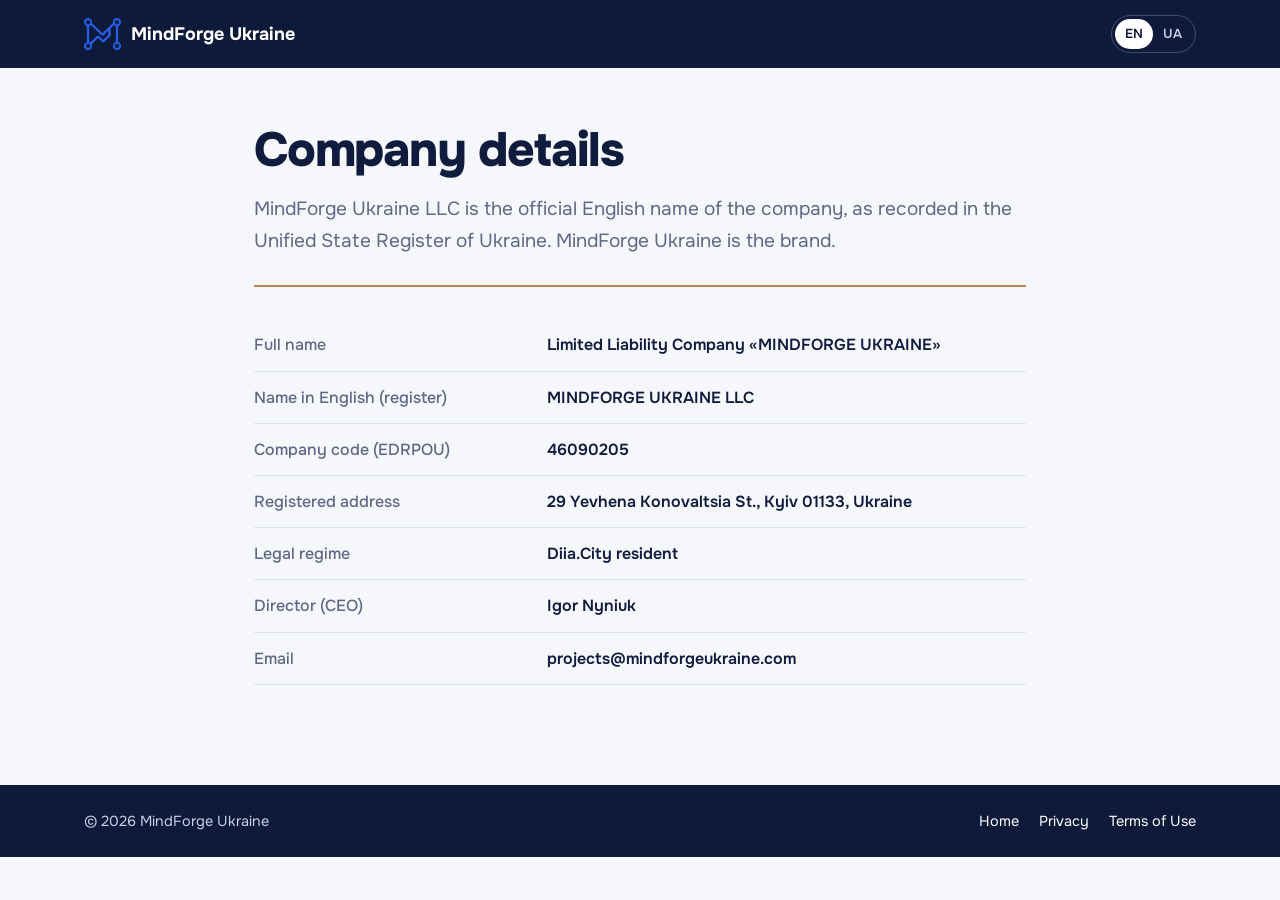
<file: company.html>
<!doctype html>
<html lang="en">
<head>
<meta charset="utf-8">
<meta name="viewport" content="width=device-width, initial-scale=1">
<title>Company details — MindForge Ukraine</title>
<link rel="icon" type="image/png" href="logo.png">
<link rel="stylesheet" href="legal.css">
<link href="https://fonts.googleapis.com/css2?family=Onest:wght@400;600;700;800&display=swap" rel="stylesheet">
<style>
.req{width:100%;border-collapse:collapse;margin:8px 0 28px}
.req th,.req td{text-align:left;vertical-align:top;padding:12px 0;border-bottom:1px solid var(--line);font-size:16px}
.req th{width:38%;color:var(--muted);font-weight:500;padding-right:16px}
.req td{color:var(--ink);font-weight:600}
</style>
</head>
<body>
<header><div class="wrap bar">
  <a class="brand notranslate" translate="no" href="index.html"><img src="logo.png" alt=""><span class="en">MindForge Ukraine</span><span class="uk">Майндфорж Україна</span></a>
  <div class="lang" role="group" aria-label="Language"><button type="button" data-lang="en" aria-pressed="true">EN</button><button type="button" data-lang="uk" aria-pressed="false">UA</button></div>
</div></header>

<main class="wrap doc">
<article class="en">
  <h1>Company details</h1>
  <p class="lead"><span class="notranslate" translate="no">MindForge Ukraine LLC</span> is the official English name of the company, as recorded in the Unified State Register of Ukraine. <span class="notranslate" translate="no">MindForge Ukraine</span> is the brand.</p>
  <table class="req">
    <tr><th>Full name</th><td>Limited Liability Company «MINDFORGE UKRAINE»</td></tr>
    <tr><th>Name in English (register)</th><td>MINDFORGE UKRAINE LLC</td></tr>
    <tr><th>Company code (EDRPOU)</th><td>46090205</td></tr>
    <tr><th>Registered address</th><td>29 Yevhena Konovaltsia St., Kyiv 01133, Ukraine</td></tr>
    <tr><th>Legal regime</th><td>Diia.City resident</td></tr>
    <tr><th>Director (CEO)</th><td>Igor Nyniuk</td></tr>
    <tr><th>Email</th><td>projects@mindforgeukraine.com</td></tr>
  </table>
</article>
<article class="uk">
  <h1>Реквізити компанії</h1>
  <p class="lead"><span class="notranslate" translate="no">MindForge Ukraine LLC</span> — офіційне найменування ТОВ «МАЙНДФОРЖ УКРАЇНА» англійською мовою, як його зазначено в ЄДР. <span class="notranslate" translate="no">MindForge Ukraine</span> — назва бренду.</p>
  <table class="req">
    <tr><th>Повне найменування</th><td>Товариство з обмеженою відповідальністю «МАЙНДФОРЖ УКРАЇНА»</td></tr>
    <tr><th>Найменування англійською (за ЄДР)</th><td>MINDFORGE UKRAINE LLC</td></tr>
    <tr><th>Код ЄДРПОУ</th><td>46090205</td></tr>
    <tr><th>Місцезнаходження</th><td>01133, м. Київ, вул. Євгена Коновальця, 29</td></tr>
    <tr><th>Правовий режим</th><td>Резидент Дія.City</td></tr>
    <tr><th>Директор (CEO)</th><td>Нинюк Ігор Васильович</td></tr>
    <tr><th>Електронна пошта</th><td>projects@mindforgeukraine.com</td></tr>
  </table>
</article>
</main>

<footer><div class="wrap foot">
  <span>© <span id="y">2026</span> <span class="en notranslate" translate="no">MindForge Ukraine</span><span class="uk">ТОВ «МАЙНДФОРЖ УКРАЇНА»</span></span>
  <span><a href="index.html"><span class="en">Home</span><span class="uk">Головна</span></a> <a href="privacy.html"><span class="en">Privacy</span><span class="uk">Конфіденційність</span></a> <a href="terms.html"><span class="en">Terms of Use</span><span class="uk">Умови використання</span></a></span>
</div></footer>
<script src="lang.js"></script>
</body>
</html>
</file>
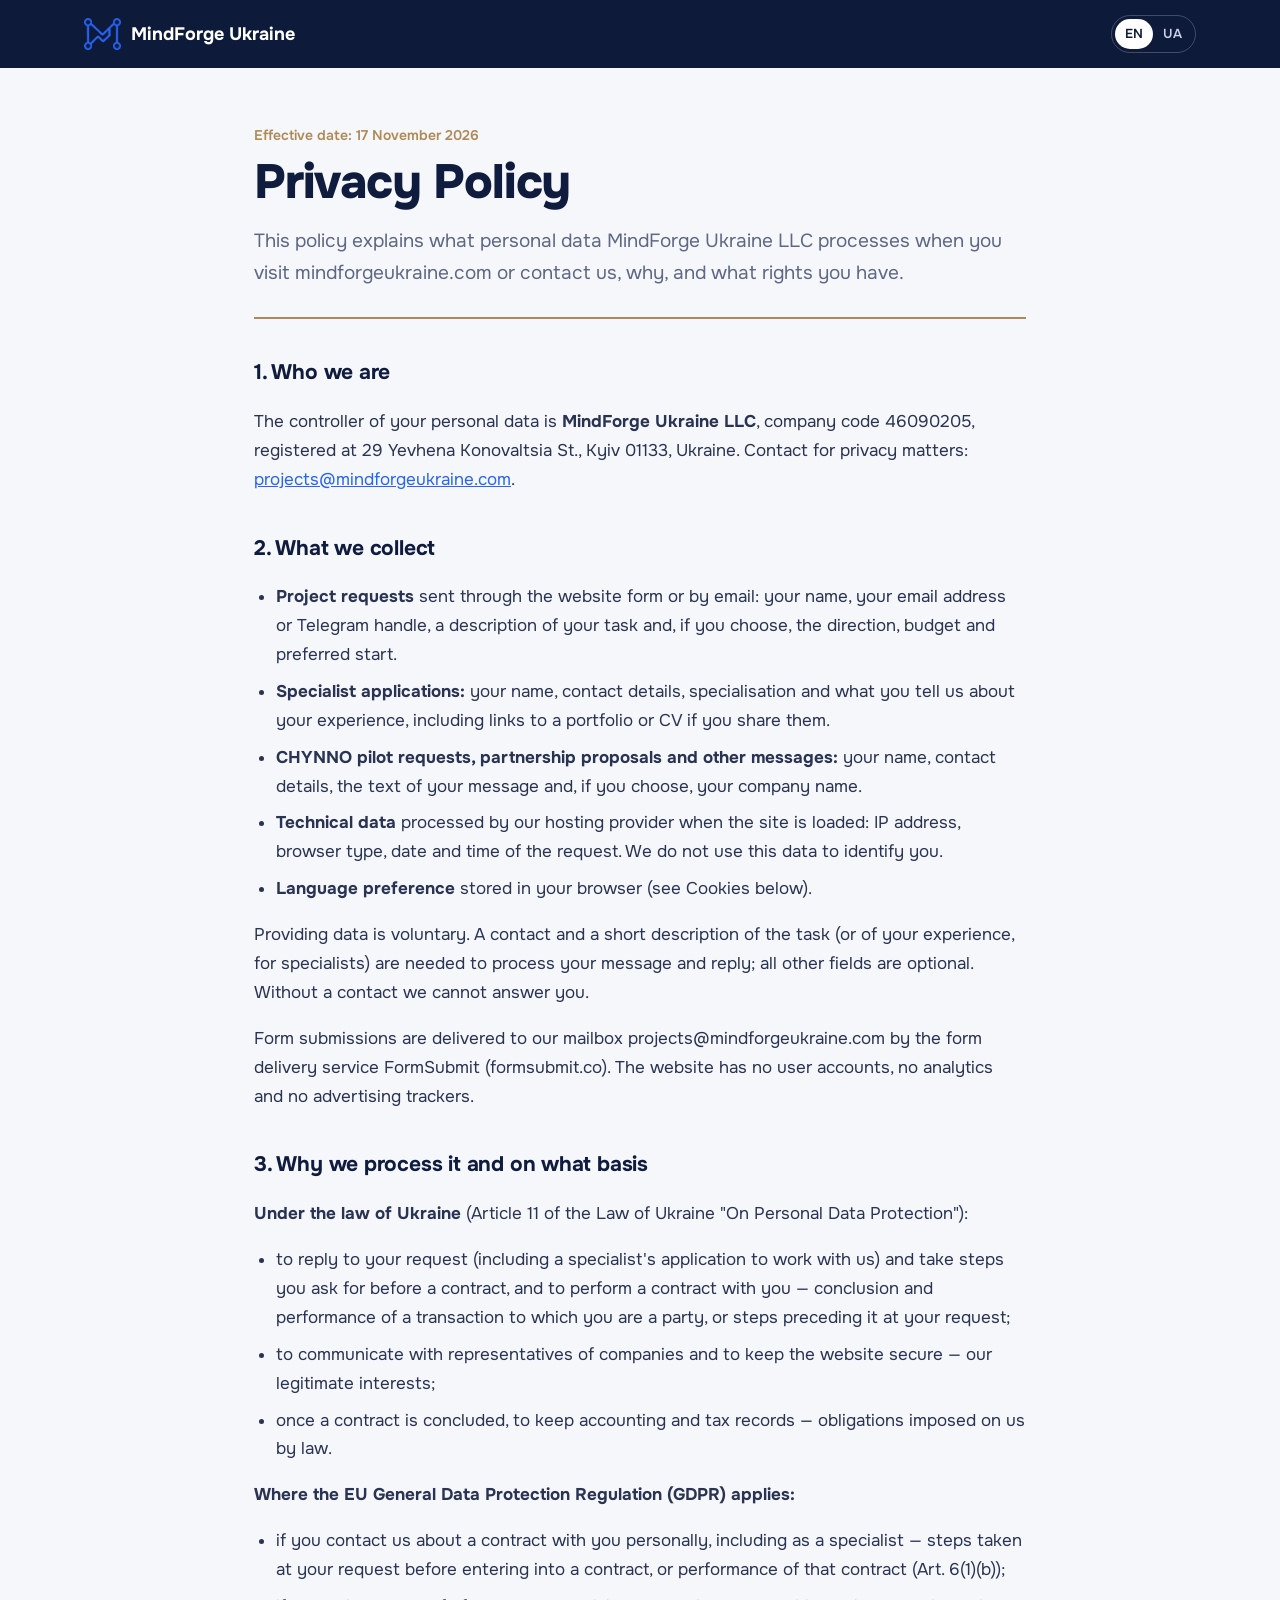
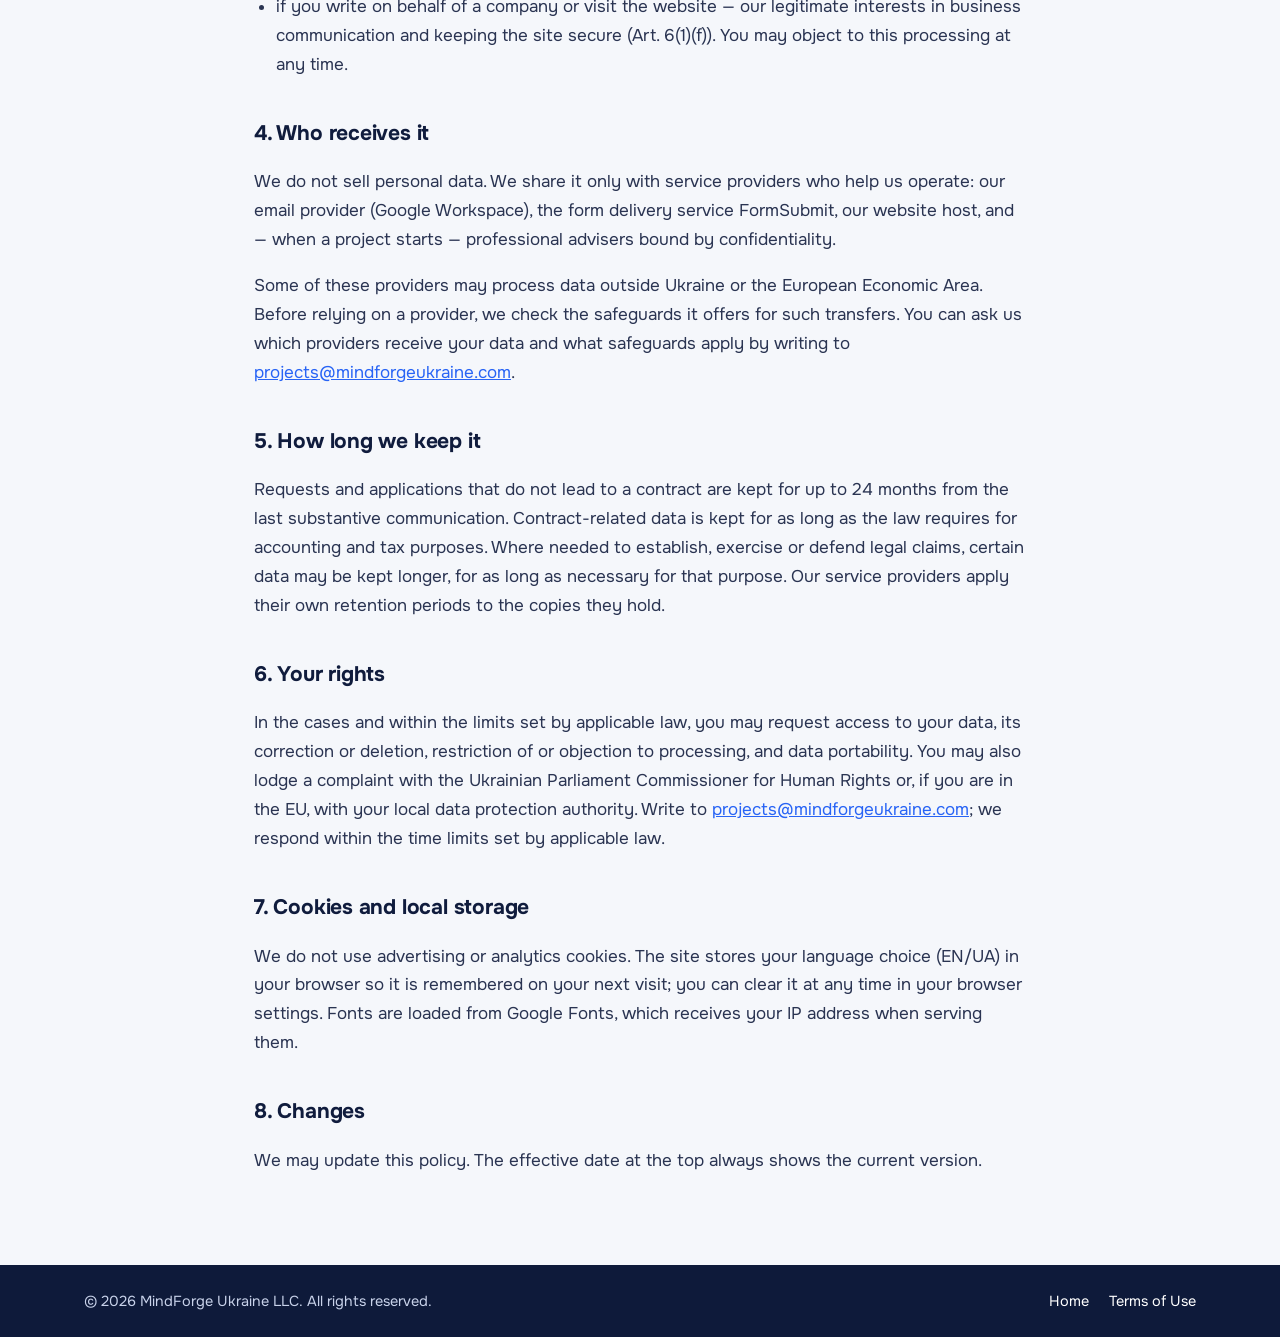
<file: privacy.html>
<!doctype html>
<html lang="en">
<head>
<meta charset="utf-8">
<meta name="viewport" content="width=device-width, initial-scale=1">
<title>Privacy Policy — MindForge Ukraine</title>
<meta name="robots" content="index,follow">
<link rel="icon" type="image/png" href="logo.png">
<link rel="stylesheet" href="legal.css">
<link href="https://fonts.googleapis.com/css2?family=Onest:wght@400;600;700;800&display=swap" rel="stylesheet">
</head>
<body>
<header><div class="wrap bar">
  <a class="brand notranslate" translate="no" href="index.html"><img src="logo.png" alt=""><span class="en">MindForge Ukraine</span><span class="uk">Майндфорж Україна</span></a>
  <div class="lang" role="group" aria-label="Language"><button type="button" data-lang="en" aria-pressed="true">EN</button><button type="button" data-lang="uk" aria-pressed="false">UA</button></div>
</div></header>

<main class="wrap doc">
<!-- ===================== EN ===================== -->
<article class="en">
  <p class="eyebrow-date">Effective date: 17 November 2026</p>
  <h1>Privacy Policy</h1>
  <p class="lead">This policy explains what personal data <span class="notranslate" translate="no">MindForge Ukraine LLC</span> processes when you visit mindforgeukraine.com or contact us, why, and what rights you have.</p>

  <h2>1. Who we are</h2>
  <p>The controller of your personal data is <strong><span class="notranslate" translate="no">MindForge Ukraine LLC</span></strong>, company code 46090205, registered at 29 Yevhena Konovaltsia St., Kyiv 01133, Ukraine. Contact for privacy matters: <a href="mailto:projects@mindforgeukraine.com">projects@mindforgeukraine.com</a>.</p>

  <h2>2. What we collect</h2>
  <ul>
    <li><strong>Project requests</strong> sent through the website form or by email: your name, your email address or Telegram handle, a description of your task and, if you choose, the direction, budget and preferred start.</li>
    <li><strong>Specialist applications:</strong> your name, contact details, specialisation and what you tell us about your experience, including links to a portfolio or CV if you share them.</li>
    <li><strong>CHYNNO pilot requests, partnership proposals and other messages:</strong> your name, contact details, the text of your message and, if you choose, your company name.</li>
    <li><strong>Technical data</strong> processed by our hosting provider when the site is loaded: IP address, browser type, date and time of the request. We do not use this data to identify you.</li>
    <li><strong>Language preference</strong> stored in your browser (see Cookies below).</li>
  </ul>
  <p>Providing data is voluntary. A contact and a short description of the task (or of your experience, for specialists) are needed to process your message and reply; all other fields are optional. Without a contact we cannot answer you.</p>
  <p>Form submissions are delivered to our mailbox projects@mindforgeukraine.com by the form delivery service FormSubmit (formsubmit.co). The website has no user accounts, no analytics and no advertising trackers.</p>

  <h2>3. Why we process it and on what basis</h2>
  <p><strong>Under the law of Ukraine</strong> (Article 11 of the Law of Ukraine "On Personal Data Protection"):</p>
  <ul>
    <li>to reply to your request (including a specialist's application to work with us) and take steps you ask for before a contract, and to perform a contract with you — conclusion and performance of a transaction to which you are a party, or steps preceding it at your request;</li>
    <li>to communicate with representatives of companies and to keep the website secure — our legitimate interests;</li>
    <li>once a contract is concluded, to keep accounting and tax records — obligations imposed on us by law.</li>
  </ul>
  <p><strong>Where the EU General Data Protection Regulation (GDPR) applies:</strong></p>
  <ul>
    <li>if you contact us about a contract with you personally, including as a specialist — steps taken at your request before entering into a contract, or performance of that contract (Art. 6(1)(b));</li>
    <li>if you write on behalf of a company or visit the website — our legitimate interests in business communication and keeping the site secure (Art. 6(1)(f)). You may object to this processing at any time.</li>
  </ul>

  <h2>4. Who receives it</h2>
  <p>We do not sell personal data. We share it only with service providers who help us operate: our email provider (Google Workspace), the form delivery service FormSubmit, our website host, and — when a project starts — professional advisers bound by confidentiality.</p>
  <p>Some of these providers may process data outside Ukraine or the European Economic Area. Before relying on a provider, we check the safeguards it offers for such transfers. You can ask us which providers receive your data and what safeguards apply by writing to <a href="mailto:projects@mindforgeukraine.com">projects@mindforgeukraine.com</a>.</p>

  <h2>5. How long we keep it</h2>
  <p>Requests and applications that do not lead to a contract are kept for up to 24 months from the last substantive communication. Contract-related data is kept for as long as the law requires for accounting and tax purposes. Where needed to establish, exercise or defend legal claims, certain data may be kept longer, for as long as necessary for that purpose. Our service providers apply their own retention periods to the copies they hold.</p>

  <h2>6. Your rights</h2>
  <p>In the cases and within the limits set by applicable law, you may request access to your data, its correction or deletion, restriction of or objection to processing, and data portability. You may also lodge a complaint with the Ukrainian Parliament Commissioner for Human Rights or, if you are in the EU, with your local data protection authority. Write to <a href="mailto:projects@mindforgeukraine.com">projects@mindforgeukraine.com</a>; we respond within the time limits set by applicable law.</p>

  <h2 id="cookies">7. Cookies and local storage</h2>
  <p>We do not use advertising or analytics cookies. The site stores your language choice (EN/UA) in your browser so it is remembered on your next visit; you can clear it at any time in your browser settings. Fonts are loaded from Google Fonts, which receives your IP address when serving them.</p>

  <h2>8. Changes</h2>
  <p>We may update this policy. The effective date at the top always shows the current version.</p>
</article>

<!-- ===================== UA ===================== -->
<article class="uk">
  <p class="eyebrow-date">Дата набрання чинності: 17 листопада 2026 р.</p>
  <h1>Політика конфіденційності</h1>
  <p class="lead">Ця політика пояснює, які персональні дані обробляє ТОВ «МАЙНДФОРЖ УКРАЇНА», коли ви відвідуєте mindforgeukraine.com або звертаєтеся до нас, з якою метою, і які права ви маєте.</p>

  <h2>1. Хто ми</h2>
  <p>Володілець ваших персональних даних — <strong>ТОВ «МАЙНДФОРЖ УКРАЇНА»</strong> (<span class="notranslate" translate="no">MindForge Ukraine LLC</span>), код ЄДРПОУ 46090205, місцезнаходження: 01133, м. Київ, вул. Євгена Коновальця, 29. Контакт з питань персональних даних: <a href="mailto:projects@mindforgeukraine.com">projects@mindforgeukraine.com</a>.</p>

  <h2>2. Які дані ми отримуємо</h2>
  <ul>
    <li><strong>Заявки на проєкт</strong> через форму на сайті або електронною поштою: ім'я, адреса електронної пошти або нікнейм у Telegram, опис задачі, а за вашим бажанням — напрям, бюджет і бажаний старт.</li>
    <li><strong>Заявки фахівців:</strong> ім'я, контакт, спеціалізація й відомості про ваш досвід, зокрема посилання на портфоліо чи CV, якщо ви їх надаєте.</li>
    <li><strong>Запити на пілот CHYNNO, пропозиції партнерства та інші звернення:</strong> ім'я, контакт, текст звернення, а за вашим бажанням&nbsp;— назва компанії.</li>
    <li><strong>Технічні дані</strong>, які обробляє хостинг-провайдер під час завантаження сайту: IP-адреса, тип браузера, дата й час запиту. Ми не використовуємо їх для вашої ідентифікації.</li>
    <li><strong>Вибір мови</strong>, що зберігається у вашому браузері (див. розділ про cookie).</li>
  </ul>
  <p>Надання даних добровільне. Контакт і короткий опис задачі (для фахівців — досвіду) потрібні, щоб опрацювати звернення й відповісти; інші поля необов'язкові. Без контакту ми не зможемо вам відповісти.</p>
  <p>Заявки з форми доставляє на нашу пошту projects@mindforgeukraine.com сервіс доставки форм FormSubmit (formsubmit.co). Сайт не має облікових записів, аналітики чи рекламних трекерів.</p>

  <h2>3. Мета та підстави обробки</h2>
  <p><strong>За законодавством України</strong> (ст. 11 Закону України «Про захист персональних даних»):</p>
  <ul>
    <li>відповідь на ваш запит (зокрема на заявку фахівця щодо співпраці), дії, що передують укладенню договору, на вашу вимогу, та виконання договору з вами — укладення та виконання правочину, стороною якого ви є, або заходи, що передують його укладенню, на вашу вимогу;</li>
    <li>ділова комунікація з представниками компаній, безпека сайту — наші законні інтереси;</li>
    <li>після укладення договору — ведення бухгалтерського та податкового обліку — виконання обов'язків, передбачених законом.</li>
  </ul>
  <p><strong>У випадках, коли застосовується Загальний регламент ЄС про захист даних (GDPR):</strong></p>
  <ul>
    <li>якщо ви звертаєтеся щодо договору з вами особисто, зокрема як фахівець, — дії на ваш запит до укладення договору або його виконання (ст. 6(1)(b));</li>
    <li>якщо ви пишете від імені компанії або відвідуєте сайт — наші законні інтереси: ділова комунікація, безпека сайту (ст. 6(1)(f)). Ви можете будь-коли заперечити проти такої обробки.</li>
  </ul>

  <h2>4. Кому передаються дані</h2>
  <p>Ми не продаємо персональні дані. Передаємо їх лише постачальникам послуг, які забезпечують нашу роботу: поштовому сервісу (Google Workspace), сервісу доставки форм FormSubmit, хостингу сайту, а з початком проєкту — професійним радникам, зв'язаним обов'язком конфіденційності.</p>
  <p>Окремі постачальники можуть обробляти дані за межами України чи Європейської економічної зони. Перш ніж користуватися послугами постачальника, ми перевіряємо, які гарантії він надає для такої передачі. Дізнатися, хто з постачальників отримує ваші дані і які гарантії застосовуються, можна, написавши на <a href="mailto:projects@mindforgeukraine.com">projects@mindforgeukraine.com</a>.</p>

  <h2>5. Строки зберігання</h2>
  <p>Звернення та заявки, які не завершилися укладенням договору, зберігаємо до 24 місяців із дати останньої змістовної комунікації. Дані, пов'язані з договорами, зберігаються протягом строків, визначених законодавством для бухгалтерського та податкового обліку. За потреби встановлення, здійснення чи захисту правових вимог окремі дані можемо зберігати довше — протягом строку, необхідного для цього. Постачальники послуг застосовують до копій, які вони зберігають, власні строки зберігання.</p>

  <h2>6. Ваші права</h2>
  <p>У випадках та межах, передбачених застосовним законодавством, ви маєте право на доступ до своїх даних, їх виправлення чи видалення, обмеження обробки або заперечення проти неї, а також на перенесення даних. Ви також можете звернутися до Уповноваженого Верховної Ради України з прав людини або, якщо перебуваєте в ЄС, до національного органу із захисту даних. Пишіть на <a href="mailto:projects@mindforgeukraine.com">projects@mindforgeukraine.com</a>; ми відповідаємо у строки, встановлені застосовним законодавством.</p>

  <h2 id="cookies-uk">7. Файли cookie та локальне сховище</h2>
  <p>Ми не використовуємо рекламних чи аналітичних cookie. Сайт зберігає у вашому браузері вибір мови (EN/UA), щоб запам'ятати його до наступного візиту; ви можете видалити його в налаштуваннях браузера. Шрифти завантажуються з Google Fonts, що отримує вашу IP-адресу під час їх надання.</p>

  <h2>8. Зміни</h2>
  <p>Ми можемо оновлювати цю політику. Дата набрання чинності вгорі завжди вказує на актуальну редакцію.</p>
</article>
</main>

<footer><div class="wrap foot">
  <span>© <span id="y">2026</span> <span class="en"><span class="notranslate" translate="no">MindForge Ukraine LLC</span>. All rights reserved.</span><span class="uk">ТОВ «МАЙНДФОРЖ УКРАЇНА». Усі права захищено.</span></span>
  <span><a href="index.html"><span class="en">Home</span><span class="uk">Головна</span></a> <a href="terms.html"><span class="en">Terms of Use</span><span class="uk">Умови використання</span></a></span>
</div></footer>
<script src="lang.js"></script>
</body>
</html>
</file>
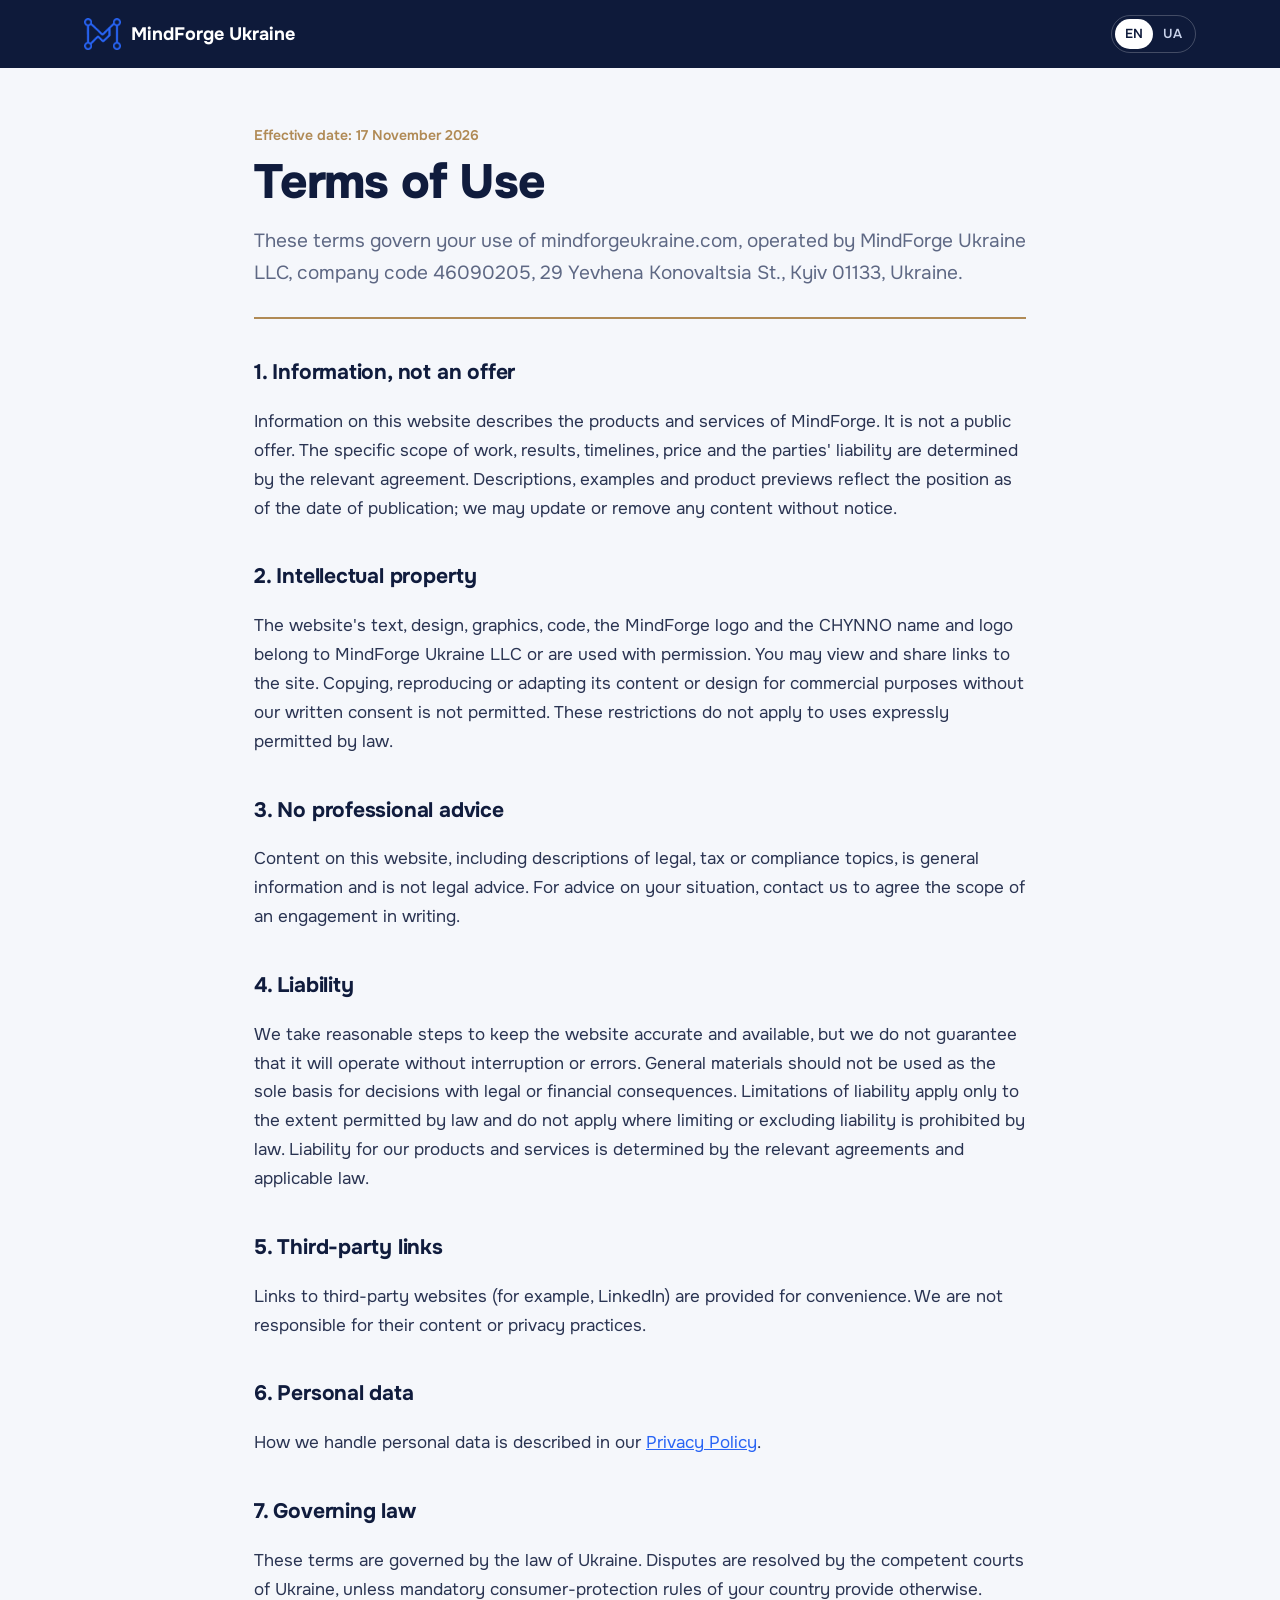
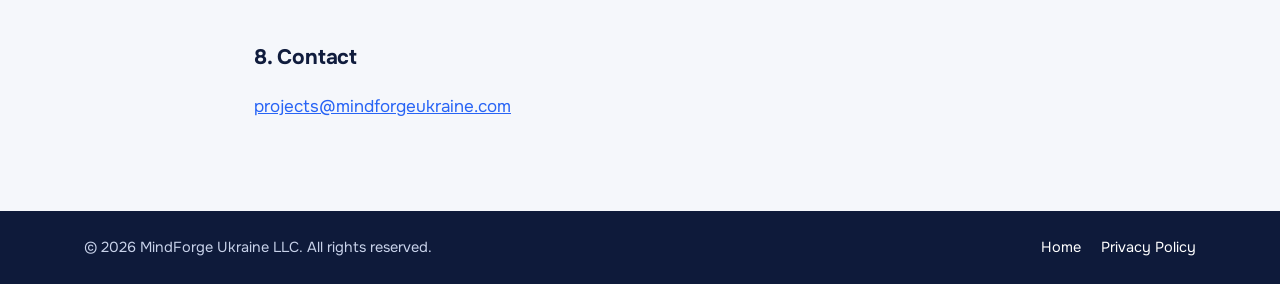
<file: terms.html>
<!doctype html>
<html lang="en">
<head>
<meta charset="utf-8">
<meta name="viewport" content="width=device-width, initial-scale=1">
<title>Terms of Use — MindForge Ukraine</title>
<link rel="icon" type="image/png" href="logo.png">
<link rel="stylesheet" href="legal.css">
<link href="https://fonts.googleapis.com/css2?family=Onest:wght@400;600;700;800&display=swap" rel="stylesheet">
</head>
<body>
<header><div class="wrap bar">
  <a class="brand notranslate" translate="no" href="index.html"><img src="logo.png" alt=""><span class="en">MindForge Ukraine</span><span class="uk">Майндфорж Україна</span></a>
  <div class="lang" role="group" aria-label="Language"><button type="button" data-lang="en" aria-pressed="true">EN</button><button type="button" data-lang="uk" aria-pressed="false">UA</button></div>
</div></header>

<main class="wrap doc">
<!-- ===================== EN ===================== -->
<article class="en">
  <p class="eyebrow-date">Effective date: 17 November 2026</p>
  <h1>Terms of Use</h1>
  <p class="lead">These terms govern your use of mindforgeukraine.com, operated by <span class="notranslate" translate="no">MindForge Ukraine LLC</span>, company code 46090205, 29 Yevhena Konovaltsia St., Kyiv 01133, Ukraine.</p>

  <h2>1. Information, not an offer</h2>
  <p>Information on this website describes the products and services of MindForge. It is not a public offer. The specific scope of work, results, timelines, price and the parties' liability are determined by the relevant agreement. Descriptions, examples and product previews reflect the position as of the date of publication; we may update or remove any content without notice.</p>

  <h2>2. Intellectual property</h2>
  <p>The website's text, design, graphics, code, the MindForge logo and the CHYNNO name and logo belong to <span class="notranslate" translate="no">MindForge Ukraine LLC</span> or are used with permission. You may view and share links to the site. Copying, reproducing or adapting its content or design for commercial purposes without our written consent is not permitted. These restrictions do not apply to uses expressly permitted by law.</p>

  <h2>3. No professional advice</h2>
  <p>Content on this website, including descriptions of legal, tax or compliance topics, is general information and is not legal advice. For advice on your situation, contact us to agree the scope of an engagement in writing.</p>

  <h2>4. Liability</h2>
  <p>We take reasonable steps to keep the website accurate and available, but we do not guarantee that it will operate without interruption or errors. General materials should not be used as the sole basis for decisions with legal or financial consequences. Limitations of liability apply only to the extent permitted by law and do not apply where limiting or excluding liability is prohibited by law. Liability for our products and services is determined by the relevant agreements and applicable law.</p>

  <h2>5. Third-party links</h2>
  <p>Links to third-party websites (for example, LinkedIn) are provided for convenience. We are not responsible for their content or privacy practices.</p>

  <h2>6. Personal data</h2>
  <p>How we handle personal data is described in our <a href="privacy.html">Privacy Policy</a>.</p>

  <h2>7. Governing law</h2>
  <p>These terms are governed by the law of Ukraine. Disputes are resolved by the competent courts of Ukraine, unless mandatory consumer-protection rules of your country provide otherwise.</p>

  <h2>8. Contact</h2>
  <p><a href="mailto:projects@mindforgeukraine.com">projects@mindforgeukraine.com</a></p>
</article>

<!-- ===================== UA ===================== -->
<article class="uk">
  <p class="eyebrow-date">Дата набрання чинності: 17 листопада 2026 р.</p>
  <h1>Умови використання</h1>
  <p class="lead">Ці умови регулюють використання сайту mindforgeukraine.com, власником якого є ТОВ «МАЙНДФОРЖ УКРАЇНА» (<span class="notranslate" translate="no">MindForge Ukraine LLC</span>), код ЄДРПОУ 46090205, місцезнаходження: 01133, м. Київ, вул. Євгена Коновальця, 29.</p>

  <h2>1. Інформація, а не оферта</h2>
  <p>Інформація на сайті описує продукти та послуги MindForge і не є публічною офертою. Конкретний обсяг робіт, результати, строки, вартість і відповідальність сторін визначаються відповідним договором. Описи, приклади та прев'ю продуктів відображають стан на дату публікації; ми можемо змінювати або видаляти будь-який зміст сайту без попередження.</p>

  <h2>2. Інтелектуальна власність</h2>
  <p>Тексти, дизайн, графіка, програмний код сайту, логотип MindForge, назва та логотип CHYNNO належать ТОВ «МАЙНДФОРЖ УКРАЇНА» або використовуються з дозволу правовласників. Ви можете переглядати сайт і ділитися посиланнями на нього. Копіювання, відтворення чи переробка його змісту або дизайну з комерційною метою без нашої письмової згоди не допускаються. Ці обмеження не поширюються на використання, прямо дозволене законом.</p>

  <h2>3. Не є професійною консультацією</h2>
  <p>Матеріали сайту, зокрема щодо правових, податкових чи комплаєнс-питань, мають загальний характер і не є юридичною консультацією. Для консультації щодо вашої ситуації зверніться до нас, щоб письмово погодити обсяг робіт.</p>

  <h2>4. Відповідальність</h2>
  <p>Ми вживаємо розумних заходів для підтримання точності й доступності сайту, проте не гарантуємо його безперервної та безпомилкової роботи. Матеріали загального характеру не слід використовувати як єдину підставу для рішень із правовими чи фінансовими наслідками. Обмеження відповідальності застосовуються лише в межах, дозволених законом, і не поширюються на випадки, коли її обмеження або виключення заборонене законом. Відповідальність за продукти й послуги визначається відповідними договорами та застосовним законодавством.</p>

  <h2>5. Посилання на інші сайти</h2>
  <p>Посилання на сторонні ресурси (наприклад, LinkedIn) наведено для зручності. Ми не відповідаємо за їхній зміст і політику конфіденційності.</p>

  <h2>6. Персональні дані</h2>
  <p>Порядок обробки персональних даних описано в <a href="privacy.html">Політиці конфіденційності</a>.</p>

  <h2>7. Застосовне право</h2>
  <p>Ці умови регулюються правом України. Спори розглядаються компетентними судами України, якщо імперативні норми про захист прав споживачів вашої країни не передбачають іншого.</p>

  <h2>8. Контакти</h2>
  <p><a href="mailto:projects@mindforgeukraine.com">projects@mindforgeukraine.com</a></p>
</article>
</main>

<footer><div class="wrap foot">
  <span>© <span id="y">2026</span> <span class="en"><span class="notranslate" translate="no">MindForge Ukraine LLC</span>. All rights reserved.</span><span class="uk">ТОВ «МАЙНДФОРЖ УКРАЇНА». Усі права захищено.</span></span>
  <span><a href="index.html"><span class="en">Home</span><span class="uk">Головна</span></a> <a href="privacy.html"><span class="en">Privacy Policy</span><span class="uk">Політика конфіденційності</span></a></span>
</div></footer>
<script src="lang.js"></script>
</body>
</html>
</file>
<file: legal.css>
:root{--night:#0E1A3A;--ink:#101C3D;--text:#2A3452;--muted:#5E6884;--paper:#F5F7FB;--line:#DDE3EE;--blue:#2864F5;--bronze:#B08A55;--on-dark:#C8D2EA}
*{box-sizing:border-box}
body{margin:0;background:var(--paper);color:var(--text);font-family:"Onest",system-ui,sans-serif;font-size:17px;line-height:1.7;-webkit-font-smoothing:antialiased}
body.uk .en,body:not(.uk) .uk{display:none!important}
:focus-visible{outline:3px solid var(--blue);outline-offset:3px;border-radius:6px}
a{color:var(--blue)}
.wrap{max-width:820px;margin:0 auto;padding:0 24px}
header{background:var(--night)}
.bar{display:flex;align-items:center;justify-content:space-between;height:68px;max-width:1160px}
.brand{display:flex;align-items:center;gap:10px;color:#fff;text-decoration:none;font-weight:700;font-size:18px}
.brand img{height:32px;width:auto;display:block}
.lang{display:flex;border:1px solid rgba(255,255,255,.22);border-radius:999px;padding:3px}
.lang button{border:0;background:none;font:inherit;font-size:13px;font-weight:600;color:var(--on-dark);padding:4px 10px;border-radius:999px;cursor:pointer}
.lang button[aria-pressed="true"]{background:#fff;color:var(--night)}
.doc{padding:56px 24px 72px}
.eyebrow-date{color:var(--bronze);font-weight:600;font-size:14px;margin:0 0 8px}
h1{font-size:clamp(34px,5vw,48px);line-height:1.1;letter-spacing:-.025em;color:var(--ink);margin:0 0 16px;font-weight:800}
.lead{font-size:19px;color:var(--muted);margin:0 0 32px;padding-bottom:28px;border-bottom:2px solid var(--bronze)}
h2{font-size:21px;color:var(--ink);margin:36px 0 8px;letter-spacing:-.01em;scroll-margin-top:20px}
ul{padding-left:22px}
li{margin:0 0 8px}
footer{background:var(--night);color:var(--on-dark);font-size:14.5px;padding:24px 0}
.foot{display:flex;flex-wrap:wrap;justify-content:space-between;gap:12px;max-width:1160px}
.foot a{color:#fff;margin-left:16px;text-decoration:none}
.ua{color:inherit;font-weight:inherit}
</file>
